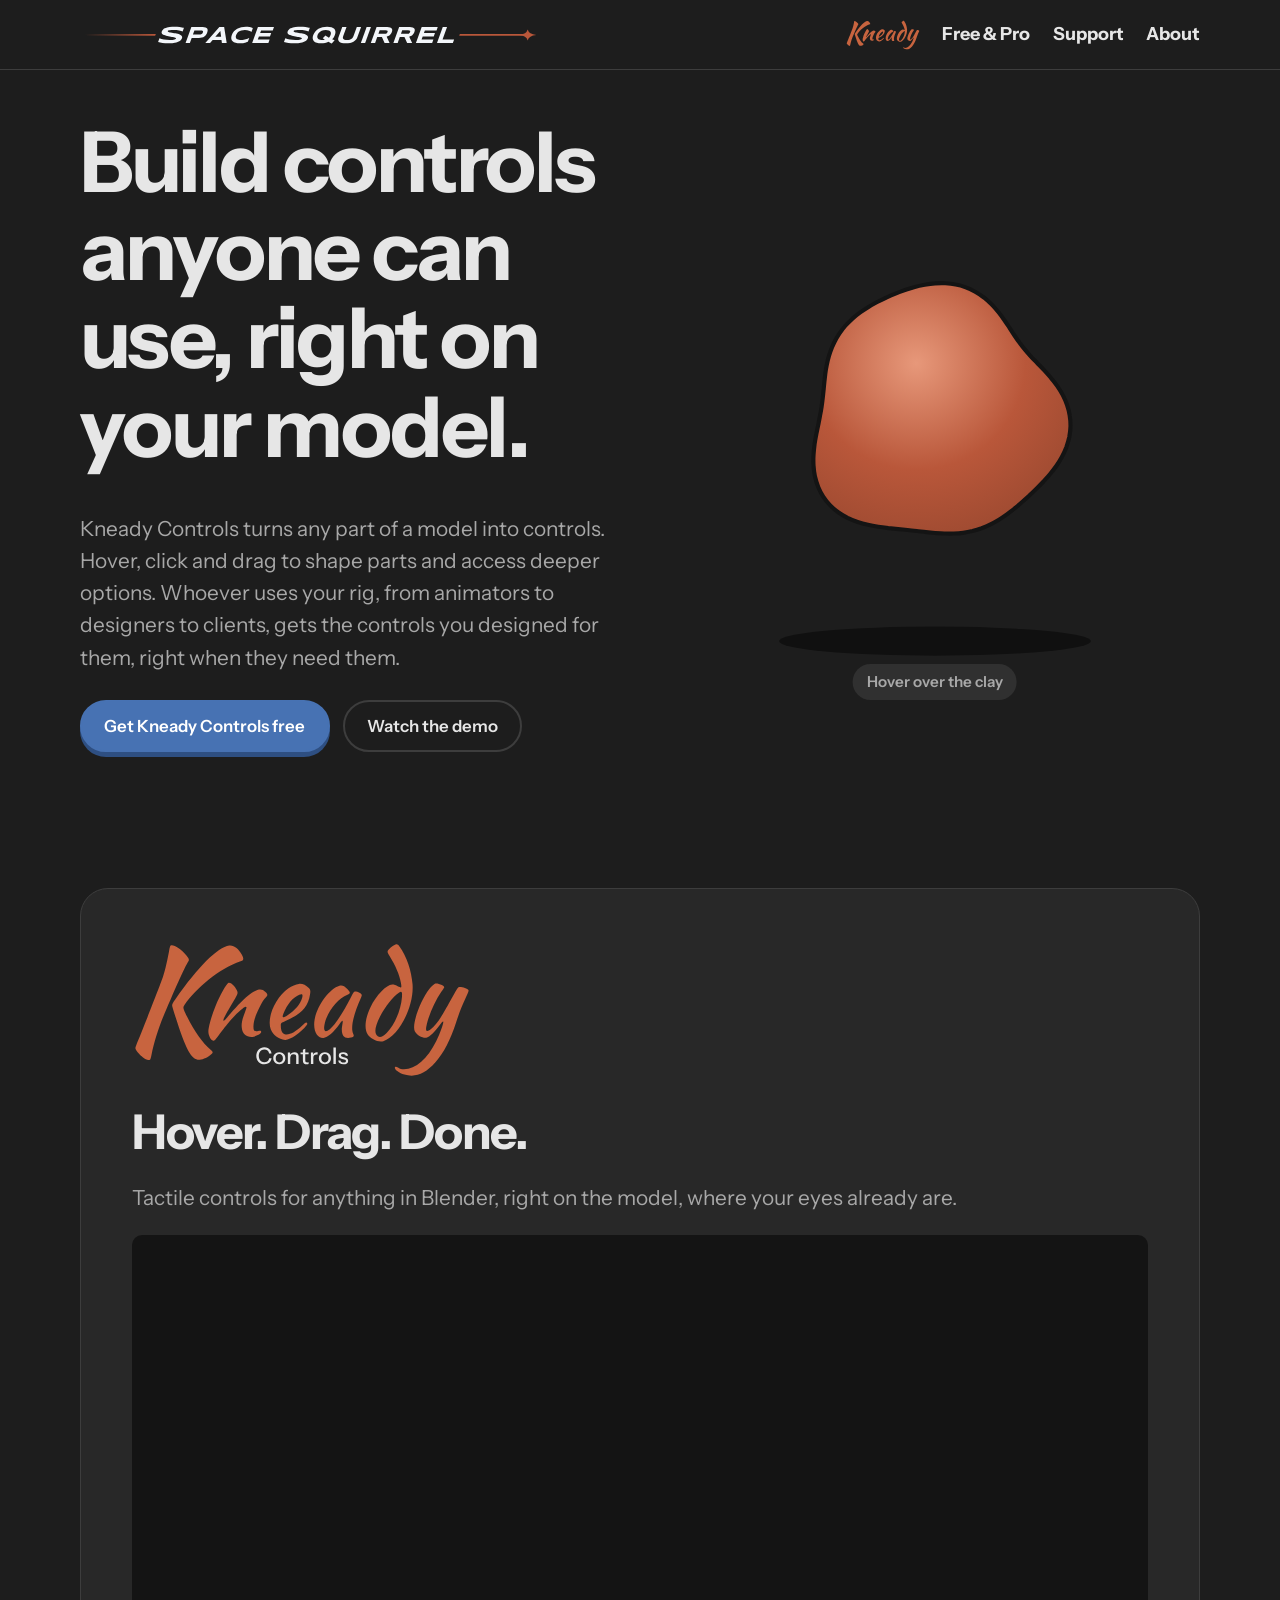
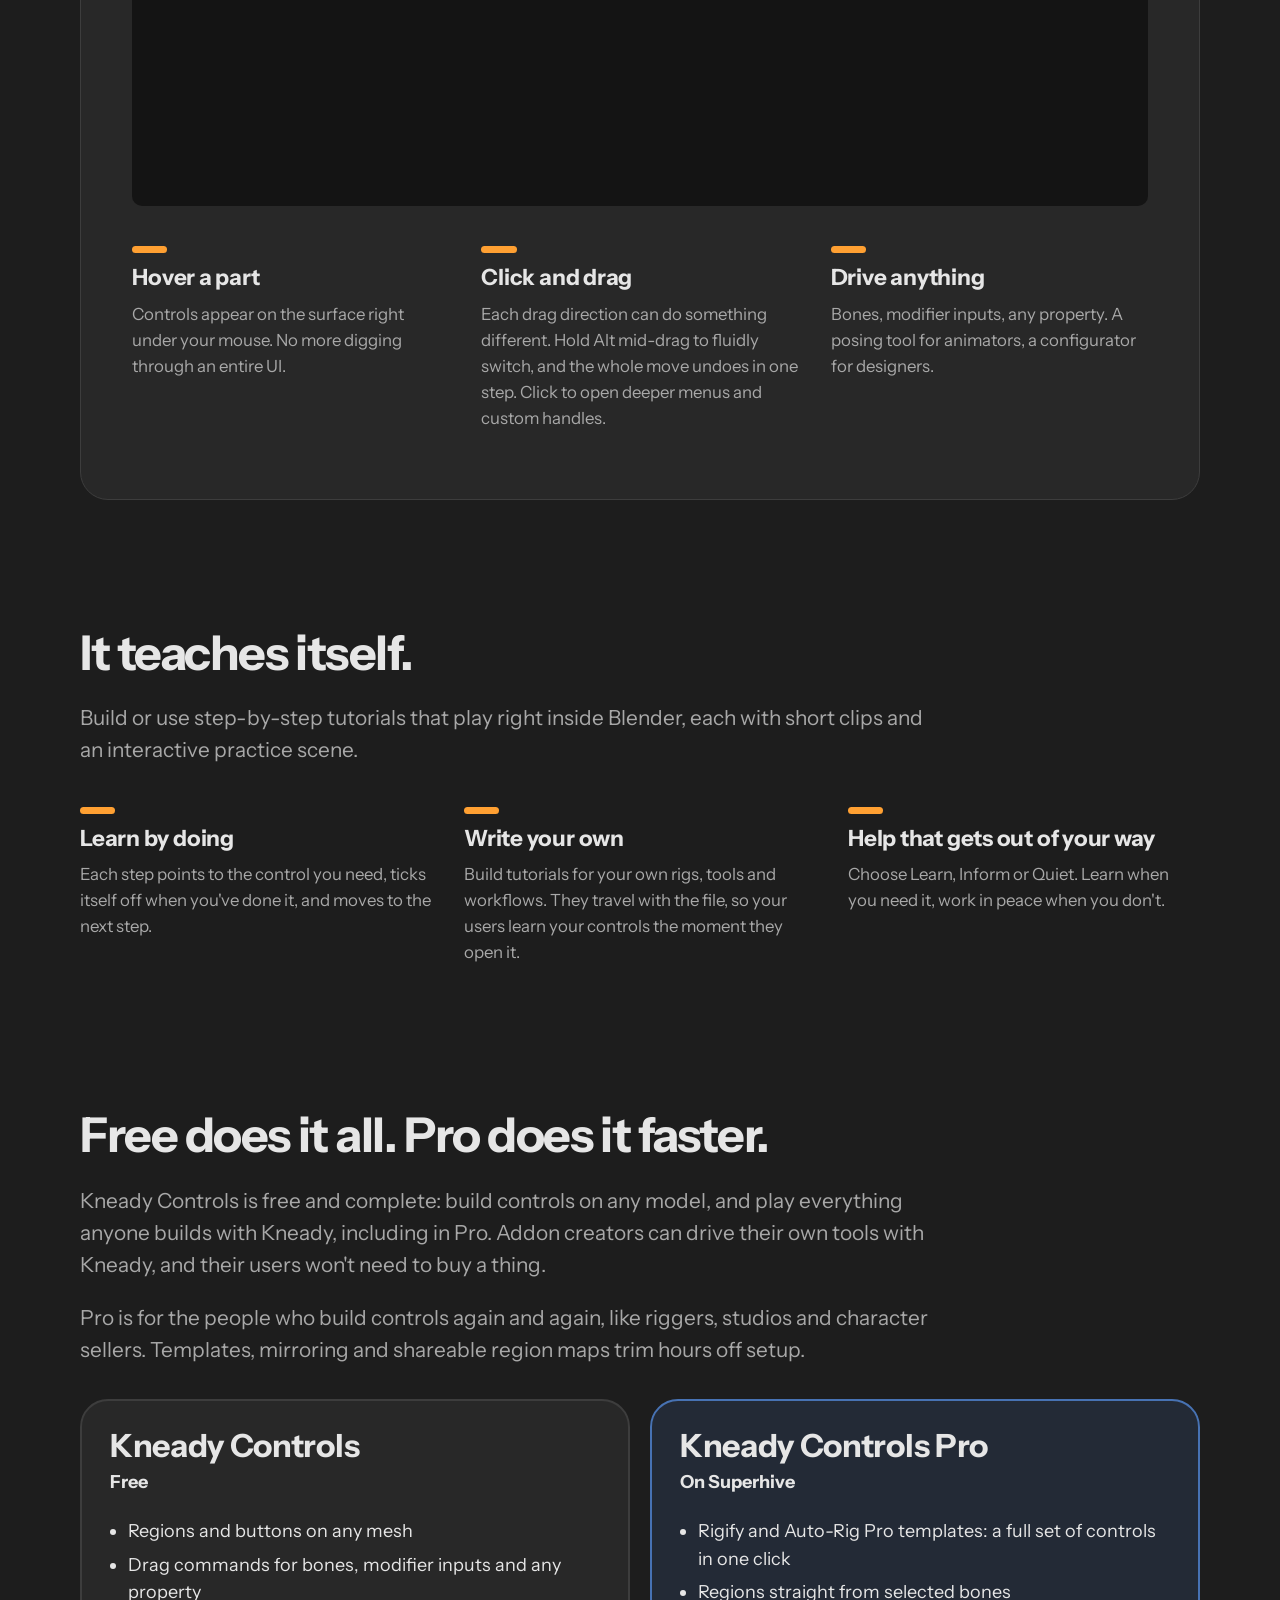
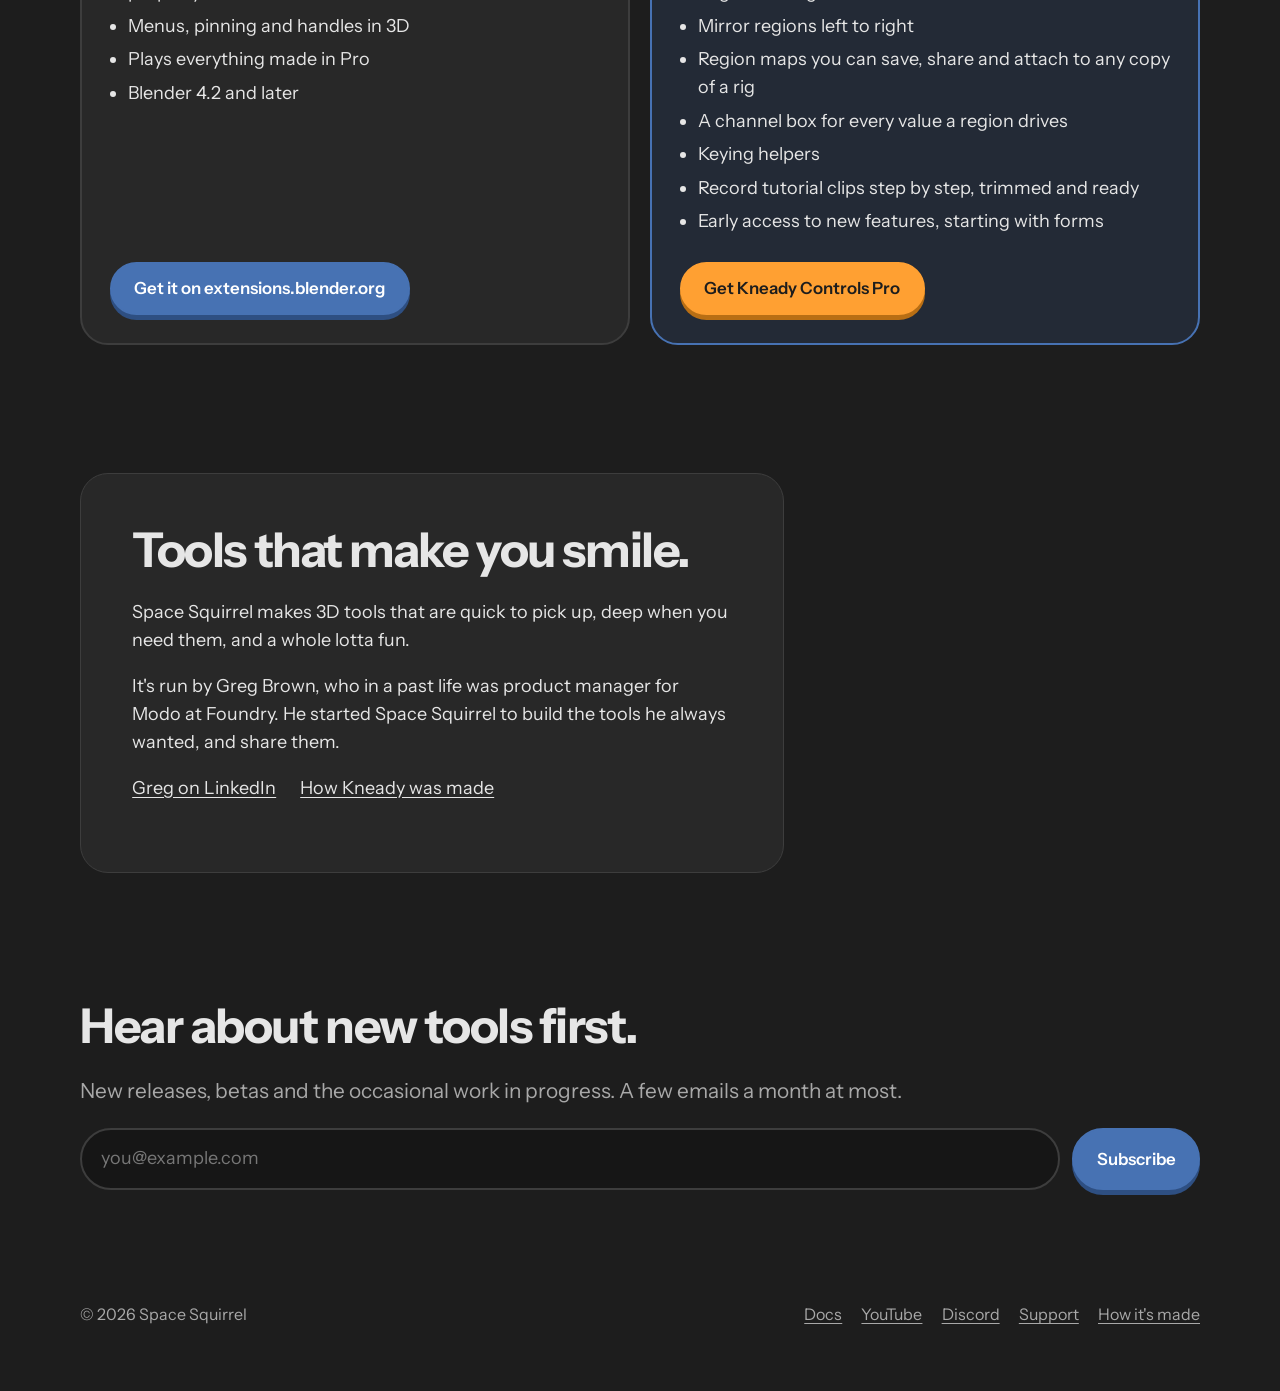
<file: index.html>
<!doctype html>
<html lang="en">
<head>
<meta charset="utf-8">
<meta name="viewport" content="width=device-width, initial-scale=1">
<title>Kneady Controls for Blender — Space Squirrel</title>
<meta name="description" content="Kneady Controls: tactile controls for anything in Blender. Hover any part of your model and drag to shape it. Free, with Kneady Controls Pro for riggers and studios.">
<link rel="icon" href="favicon.svg" type="image/svg+xml">
<meta property="og:title" content="Kneady Controls — build controls anyone can use, right on your model">
<meta property="og:description" content="Hover any part of your model and drag to shape it. Free on extensions.blender.org.">
<meta property="og:url" content="https://spacesquirrel.studio/">
<link rel="preconnect" href="https://fonts.googleapis.com">
<link rel="preconnect" href="https://fonts.gstatic.com" crossorigin>
<link href="https://fonts.googleapis.com/css2?family=Instrument+Sans:wght@400;500;600;700&display=swap" rel="stylesheet">
<link rel="stylesheet" href="style.css?v=943600">
</head>
<body>
<div class="wrap">
  <header class="site-head">
    <a class="wordmark" href="/"><img src="brand/spacesquirrel_wordmark_white_terra.svg" alt="Space Squirrel" height="30"></a>
    <nav class="site-nav" aria-label="Main">
      <a class="product-link" href="#kneady"><img src="brand/kneady_wordmark.svg" alt="Kneady Controls" height="30"></a>
      <a href="#pricing">Free &amp; Pro</a>
      <a href="support.html">Support</a>
      <a href="#about">About</a>
    </nav>
  </header>

  <main>
    <section class="hero" aria-labelledby="hero-title">
      <div>
        <h1 id="hero-title">Build controls anyone can use, right on your model.</h1>
        <p class="lede">Kneady Controls turns any part of a model into controls. Hover, click and drag to shape parts and access deeper options. Whoever uses your rig, from animators to designers to clients, gets the controls you designed for them, right when they need them.</p>
        <div class="actions">
          <!-- TODO: link to the Kneady page on extensions.blender.org -->
          <a class="btn btn-main" href="#pricing">Get Kneady Controls free</a>
          <a class="btn btn-quiet" href="#kneady">Watch the demo</a>
        </div>
      </div>
      <div class="clay-stage" tabindex="0" role="application" aria-label="A Kneady control to try: arrow keys squash and stretch the clay, Enter opens the shape palette, 1 to 4 pick a shape">
        <svg viewBox="0 0 500 500" aria-hidden="true">
          <defs>
            <radialGradient id="clayLight" cx="0.4" cy="0.32" r="0.85">
              <stop offset="0" stop-color="#E7987A"/>
              <stop offset="0.5" stop-color="#B9573A"/>
              <stop offset="1" stop-color="#93452D"/>
            </radialGradient>
          </defs>
          <ellipse cx="250" cy="452" rx="150" ry="14" fill="#000" opacity=".45"/>
          <path id="clay" fill="url(#clayLight)" stroke="#141414" stroke-width="4" stroke-linejoin="round" stroke-miterlimit="12"/>
          <g id="clayButton" transform="translate(250,235)" role="button" aria-label="Change shape">
            <circle r="30" fill="#E6E6E6" stroke="#141414" stroke-width="4"/>
            <path id="clayButtonIcon" fill="#B9573A"/>
          </g>
        </svg>
        <span class="clay-hint">Hover over the clay</span>
      </div>
    </section>

    <section id="kneady" aria-labelledby="kneady-title">
      <div class="band">
        <img class="product-logo" src="brand/kneady_controls_dark.svg" alt="Kneady Controls" width="1000" height="408">
        <h2 id="kneady-title">Hover. Drag. Done.</h2>
        <p class="lede">Tactile controls for anything in Blender, right on the model, where your eyes already are.</p>
        <!-- TODO: replace VIDEO_ID with the demo video's YouTube ID -->
        <iframe class="video" src="https://www.youtube-nocookie.com/embed/VIDEO_ID" title="Kneady Controls demo" loading="lazy" allow="accelerometer; encrypted-media; gyroscope; picture-in-picture" allowfullscreen></iframe>
        <div class="does">
          <div>
            <h3>Hover a part</h3>
            <p>Controls appear on the surface right under your mouse. No more digging through an entire UI.</p>
          </div>
          <div>
            <h3>Click and drag</h3>
            <p>Each drag direction can do something different. Hold Alt mid-drag to fluidly switch, and the whole move undoes in one step. Click to open deeper menus and custom handles.</p>
          </div>
          <div>
            <h3>Drive anything</h3>
            <p>Bones, modifier inputs, any property. A posing tool for animators, a configurator for designers.</p>
          </div>
        </div>
      </div>
    </section>

    <section id="tutorials" aria-labelledby="tutorials-title">
      <h2 id="tutorials-title">It teaches itself.</h2>
      <p class="lede">Build or use step-by-step tutorials that play right inside Blender, each with short clips and an interactive practice scene.</p>
      <div class="does">
        <div>
          <h3>Learn by doing</h3>
          <p>Each step points to the control you need, ticks itself off when you've done it, and moves to the next step.</p>
        </div>
        <div>
          <h3>Write your own</h3>
          <p>Build tutorials for your own rigs, tools and workflows. They travel with the file, so your users learn your controls the moment they open it.</p>
        </div>
        <div>
          <h3>Help that gets out of your way</h3>
          <p>Choose Learn, Inform or Quiet. Learn when you need it, work in peace when you don't.</p>
        </div>
      </div>
    </section>

    <section id="pricing" aria-labelledby="pricing-title">
      <h2 id="pricing-title">Free does it all. Pro does it faster.</h2>
      <p class="lede">Kneady Controls is free and complete: build controls on any model, and play everything anyone builds with Kneady, including in Pro. Addon creators can drive their own tools with Kneady, and their users won't need to buy a thing.</p>
      <p class="lede">Pro is for the people who build controls again and again, like riggers, studios and character sellers. Templates, mirroring and shareable region maps trim hours off setup.</p>
      <div class="tiers">
        <div class="tier">
          <h3>Kneady Controls</h3>
          <p class="price">Free</p>
          <ul>
            <li>Regions and buttons on any mesh</li>
            <li>Drag commands for bones, modifier inputs and any property</li>
            <li>Menus, pinning and handles in 3D</li>
            <li>Plays everything made in Pro</li>
            <li>Blender 4.2 and later</li>
          </ul>
          <!-- TODO: link to the Kneady page on extensions.blender.org -->
          <a class="btn btn-main" href="#">Get it on extensions.blender.org</a>
        </div>
        <div class="tier tier-pro">
          <h3>Kneady Controls Pro</h3>
          <p class="price">On Superhive</p>
          <ul>
            <li>Rigify and Auto-Rig Pro templates: a full set of controls in one click</li>
            <li>Regions straight from selected bones</li>
            <li>Mirror regions left to right</li>
            <li>Region maps you can save, share and attach to any copy of a rig</li>
            <li>A channel box for every value a region drives</li>
            <li>Keying helpers</li>
            <li>Record tutorial clips step by step, trimmed and ready</li>
            <li>Early access to new features, starting with forms</li>
          </ul>
          <!-- TODO: link to the Kneady Pro listing on Superhive -->
          <a class="btn btn-main" href="#">Get Kneady Controls Pro</a>
        </div>
      </div>
    </section>

    <section id="about" aria-labelledby="about-title">
      <div class="band about">
        <div>
          <h2 id="about-title">Tools that make you smile.</h2>
          <p>Space Squirrel makes 3D tools that are quick to pick up, deep when you need them, and a whole lotta fun.</p>
          <p>It's run by Greg Brown, who in a past life was product manager for Modo at Foundry. He started Space Squirrel to build the tools he always wanted, and share them.</p>
          <p class="about-links"><a href="https://www.linkedin.com/in/greg-brown-techevangelist">Greg on LinkedIn</a><a href="/made.html">How Kneady was made</a><!-- TODO: LinkedIn company page link --></p>
        </div>
      </div>
    </section>

    <section class="signup" aria-labelledby="signup-title">
      <h2 id="signup-title">Hear about new tools first.</h2>
      <p class="lede">New releases, betas and the occasional work in progress. A few emails a month at most.</p>
      <!-- TODO: point action at the mailing-list service (e.g. Buttondown's embed-subscribe URL) -->
      <form action="#" method="post">
        <label for="email">Email address</label>
        <input id="email" type="email" name="email" placeholder="you@example.com" required autocomplete="email">
        <button class="btn btn-main" type="submit">Subscribe</button>
      </form>
    </section>
  </main>

  <footer class="site-foot">
    <span>© 2026 Space Squirrel</span>
    <nav aria-label="Elsewhere">
      <!-- TODO: YouTube channel URL -->
      <a href="/docs/">Docs</a>
      <a href="#">YouTube</a>
      <a href="https://discord.gg/cDD3acK6bM">Discord</a>
      <a href="support.html">Support</a>
      <a href="/made.html">How it's made</a>
    </nav>
  </footer>
</div>
<script src="clay.js?v=943600"></script>
</body>
</html>
</file>
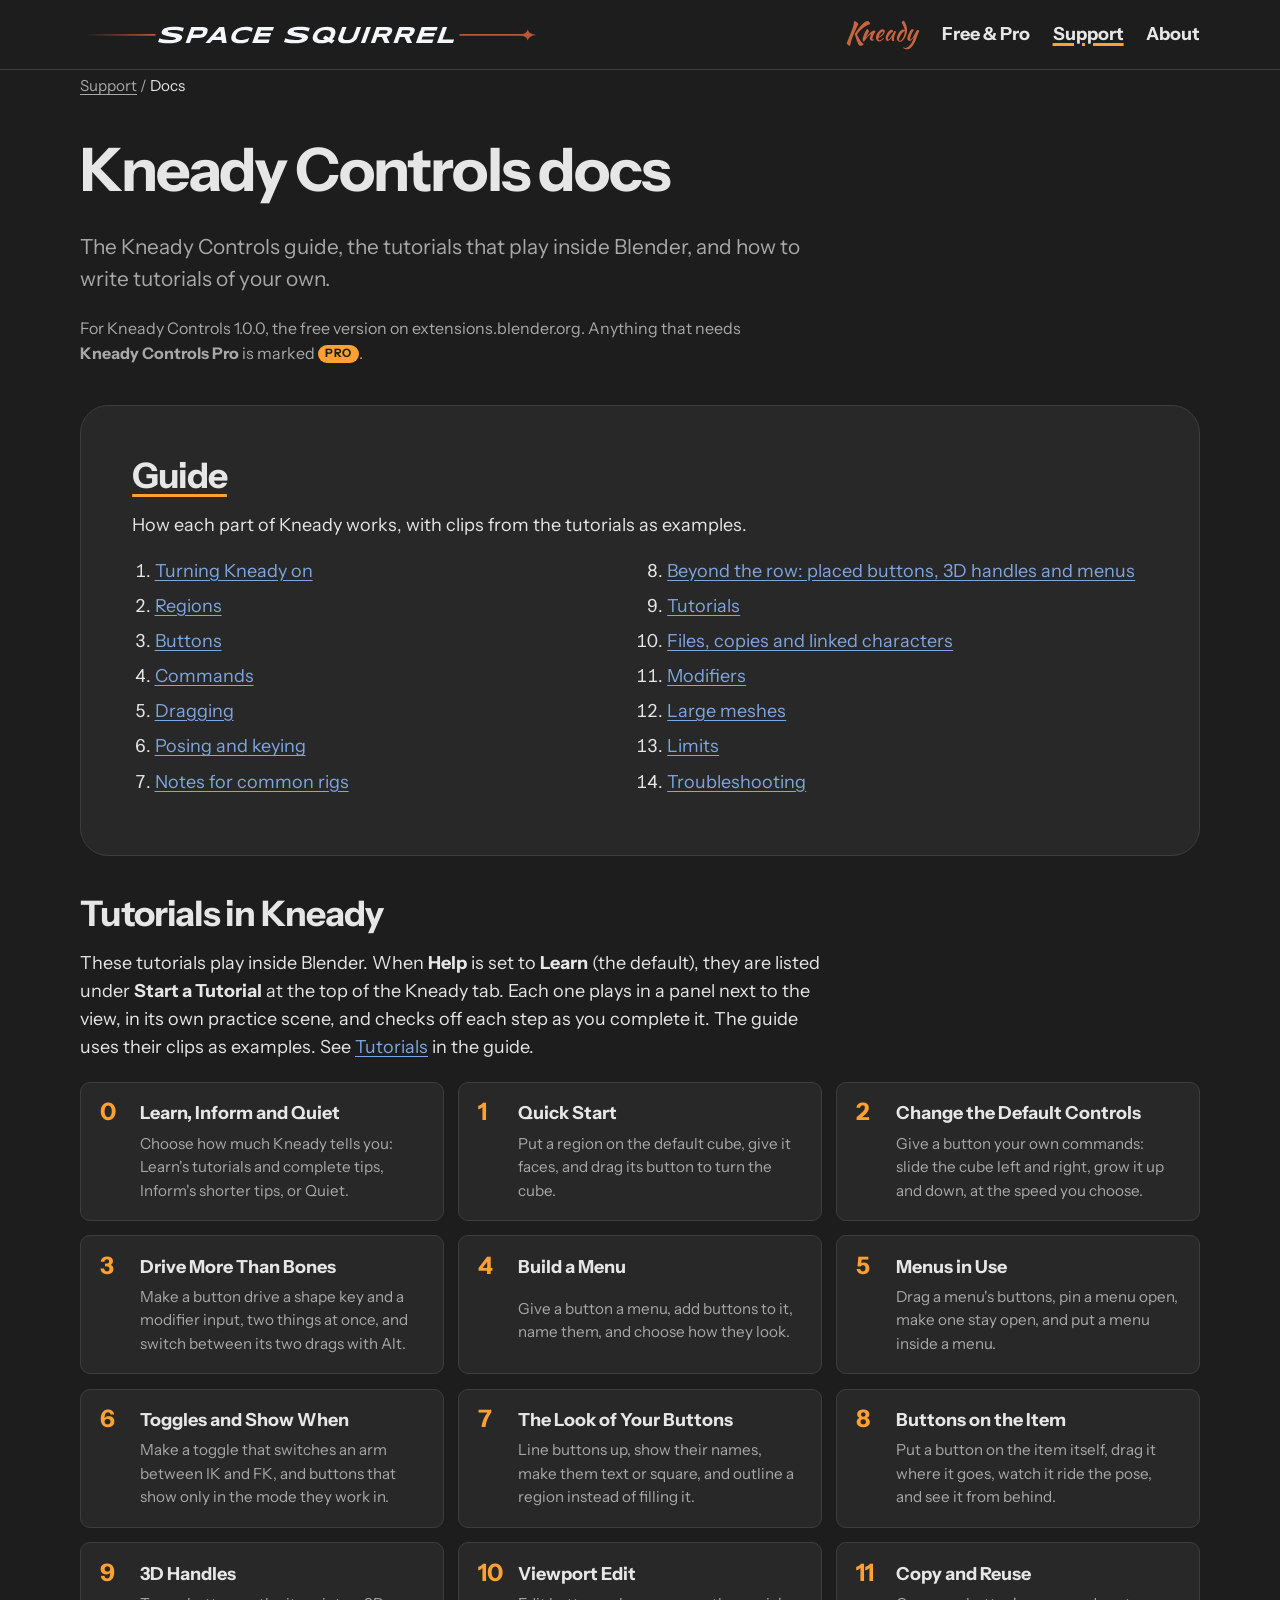
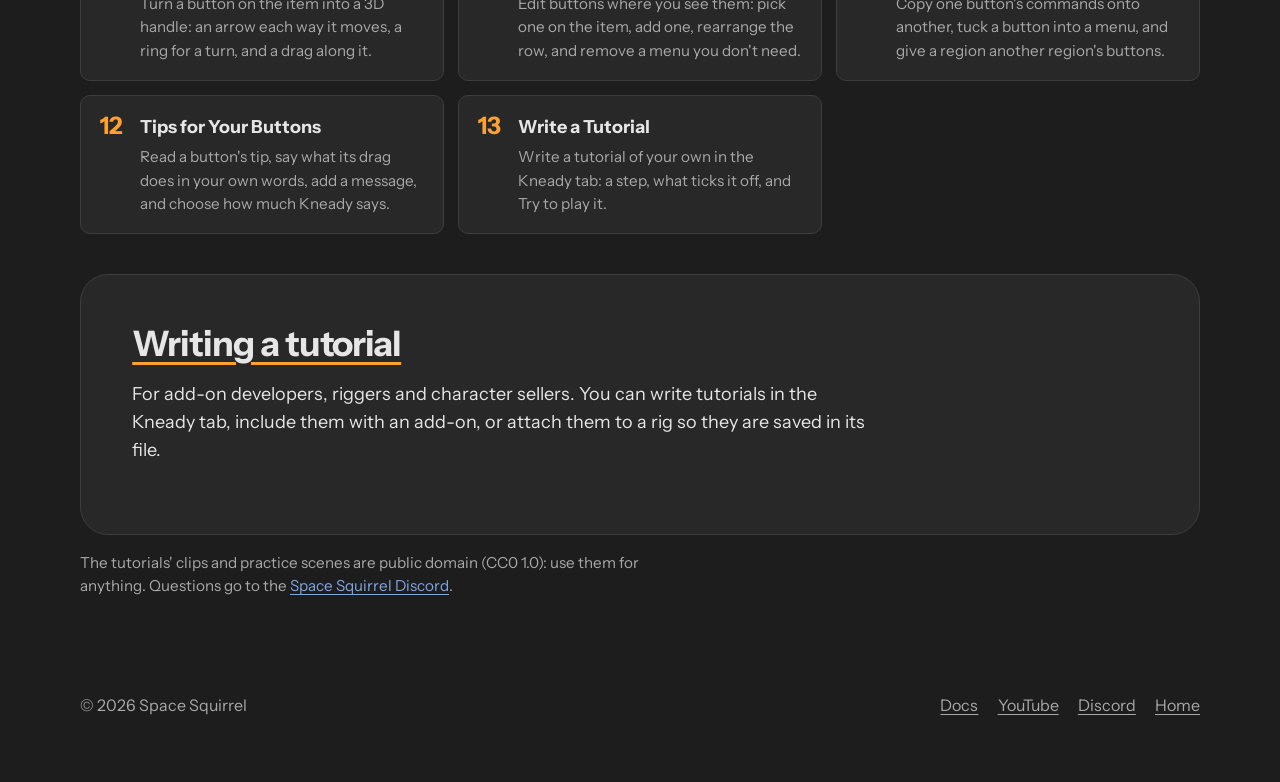
<file: docs/index.html>
<!doctype html>
<html lang="en">
<head>
<meta charset="utf-8">
<meta name="viewport" content="width=device-width, initial-scale=1">
<title>Docs — Kneady Controls docs</title>
<meta name="description" content="Kneady Controls guide and tutorials.">
<link rel="icon" href="/favicon.svg" type="image/svg+xml">
<link href="https://fonts.googleapis.com" rel="preconnect"/>
<link crossorigin="" href="https://fonts.gstatic.com" rel="preconnect"/>
<link href="https://fonts.googleapis.com/css2?family=Instrument+Sans:wght@400;500;600;700&amp;display=swap" rel="stylesheet"/>
<link rel="stylesheet" href="/style.css?v=943502">
<script src="/docs/docs.js?v=943502" defer></script>
</head>
<body class="docs">
<!-- Made by tools/build_docs.py from the Kneady repository. Edit the source and build again. -->
<a class="skip" href="#main">Skip to content</a>
<div class="wrap">
  <header class="site-head">
<a class="wordmark" href="/"><img alt="Space Squirrel" height="30" src="/brand/spacesquirrel_wordmark_white_terra.svg"/></a>
<nav aria-label="Main" class="site-nav">
<a class="product-link" href="/#kneady"><img alt="Kneady Controls" height="30" src="/brand/kneady_wordmark.svg"/></a>
<a href="/#pricing">Free &amp; Pro</a>
<a aria-current="true" href="/support.html">Support</a>
<a href="/#about">About</a>
</nav>
</header>

  <nav class="crumbs" aria-label="Breadcrumb"><a href="/support.html">Support</a> <span aria-hidden="true">/</span> <span aria-current="page">Docs</span></nav>
  <main id="main">
<header class="doc-head">
<h1>Kneady Controls docs</h1>
<p class="lede">The Kneady Controls guide, the tutorials that play inside Blender, and how to write tutorials of your own.</p>
<p class="edition">For Kneady Controls 1.0.0, the free version on extensions.blender.org. Anything that needs <strong>Kneady Controls Pro</strong> is marked <span class="badge-pro">Pro</span>.</p>
</header>
<div class="doc-index">
  <div class="band">
    <h2 id="guide"><a href="/docs/guide/">Guide</a></h2>
    <p>How each part of Kneady works, with clips from the tutorials as examples.</p>
    <ol class="guide-list"><li><a href="/docs/guide/#turning-kneady-on">Turning Kneady on</a></li><li><a href="/docs/guide/#regions">Regions</a></li><li><a href="/docs/guide/#buttons">Buttons</a></li><li><a href="/docs/guide/#commands">Commands</a></li><li><a href="/docs/guide/#dragging">Dragging</a></li><li><a href="/docs/guide/#posing-and-keying">Posing and keying</a></li><li><a href="/docs/guide/#notes-for-common-rigs">Notes for common rigs</a></li><li><a href="/docs/guide/#beyond-the-row-placed-buttons-3d-handles-and-menus">Beyond the row: placed buttons, 3D handles and menus</a></li><li><a href="/docs/guide/#tutorials">Tutorials</a></li><li><a href="/docs/guide/#files-copies-and-linked-characters">Files, copies and linked characters</a></li><li><a href="/docs/guide/#modifiers">Modifiers</a></li><li><a href="/docs/guide/#large-meshes">Large meshes</a></li><li><a href="/docs/guide/#limits">Limits</a></li><li><a href="/docs/guide/#troubleshooting">Troubleshooting</a></li></ol>
  </div>
  <div>
    <h2 id="tutorials">Tutorials in Kneady</h2>
    <p>These tutorials play inside Blender. When <strong>Help</strong> is set to <strong>Learn</strong> (the default), they are listed under <strong>Start a Tutorial</strong> at the top of the Kneady tab. Each one plays in a panel next to the view, in its own practice scene, and checks off each step as you complete it. The guide uses their clips as examples. See <a href="/docs/guide/#tutorials">Tutorials</a> in the guide.</p>
    <ol class="tut-list"><li><span class="num">0</span><span class="t-title">Learn, Inform and Quiet</span><span class="t-sum">Choose how much Kneady tells you: Learn&#x27;s tutorials and complete tips, Inform&#x27;s shorter tips, or Quiet.</span></li><li><span class="num">1</span><span class="t-title">Quick Start</span><span class="t-sum">Put a region on the default cube, give it faces, and drag its button to turn the cube.</span></li><li><span class="num">2</span><span class="t-title">Change the Default Controls</span><span class="t-sum">Give a button your own commands: slide the cube left and right, grow it up and down, at the speed you choose.</span></li><li><span class="num">3</span><span class="t-title">Drive More Than Bones</span><span class="t-sum">Make a button drive a shape key and a modifier input, two things at once, and switch between its two drags with Alt.</span></li><li><span class="num">4</span><span class="t-title">Build a Menu</span><span class="t-sum">Give a button a menu, add buttons to it, name them, and choose how they look.</span></li><li><span class="num">5</span><span class="t-title">Menus in Use</span><span class="t-sum">Drag a menu&#x27;s buttons, pin a menu open, make one stay open, and put a menu inside a menu.</span></li><li><span class="num">6</span><span class="t-title">Toggles and Show When</span><span class="t-sum">Make a toggle that switches an arm between IK and FK, and buttons that show only in the mode they work in.</span></li><li><span class="num">7</span><span class="t-title">The Look of Your Buttons</span><span class="t-sum">Line buttons up, show their names, make them text or square, and outline a region instead of filling it.</span></li><li><span class="num">8</span><span class="t-title">Buttons on the Item</span><span class="t-sum">Put a button on the item itself, drag it where it goes, watch it ride the pose, and see it from behind.</span></li><li><span class="num">9</span><span class="t-title">3D Handles</span><span class="t-sum">Turn a button on the item into a 3D handle: an arrow each way it moves, a ring for a turn, and a drag along it.</span></li><li><span class="num">10</span><span class="t-title">Viewport Edit</span><span class="t-sum">Edit buttons where you see them: pick one on the item, add one, rearrange the row, and remove a menu you don&#x27;t need.</span></li><li><span class="num">11</span><span class="t-title">Copy and Reuse</span><span class="t-sum">Copy one button&#x27;s commands onto another, tuck a button into a menu, and give a region another region&#x27;s buttons.</span></li><li><span class="num">12</span><span class="t-title">Tips for Your Buttons</span><span class="t-sum">Read a button&#x27;s tip, say what its drag does in your own words, add a message, and choose how much Kneady says.</span></li><li><span class="num">13</span><span class="t-title">Write a Tutorial</span><span class="t-sum">Write a tutorial of your own in the Kneady tab: a step, what ticks it off, and Try to play it.</span></li></ol>
  </div>
  <div class="band">
    <h2 id="writing"><a href="/docs/writing-a-tutorial/">Writing a tutorial</a></h2>
    <p>For add-on developers, riggers and character sellers. You can write tutorials in the Kneady tab, include them with an add-on, or attach them to a rig so they are saved in its file.</p>
  </div>
</div>
<p class="fineprint">The tutorials' clips and practice scenes are public domain (CC0 1.0): use them for anything. Questions go to the <a href="https://discord.gg/cDD3acK6bM">Space Squirrel Discord</a>.</p>
  </main>

  <footer class="site-foot">
<span>© 2026 Space Squirrel</span>
<nav aria-label="Elsewhere">
<a href="/docs/">Docs</a>
<a href="#">YouTube</a>
<a href="https://discord.gg/cDD3acK6bM">Discord</a>
<a href="/">Home</a>
</nav>
</footer>
</div>
</body>
</html>
</file>
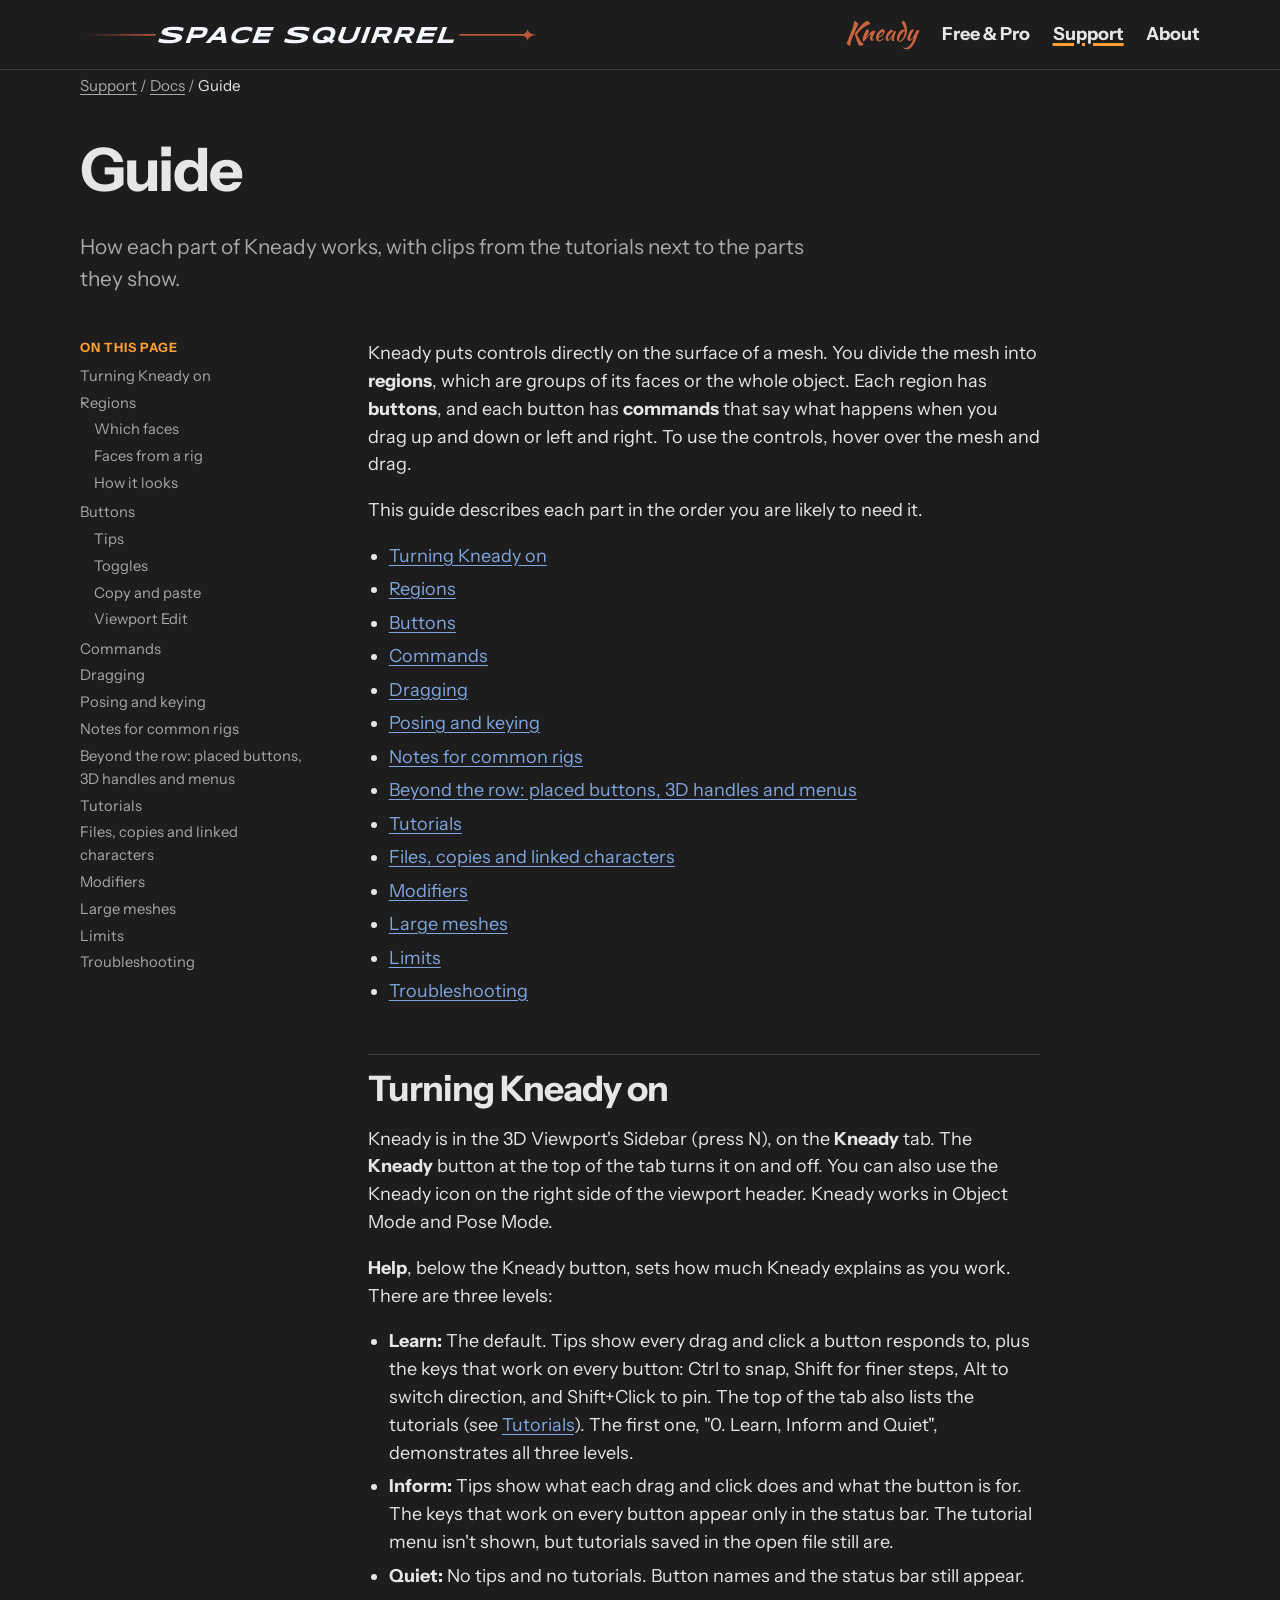
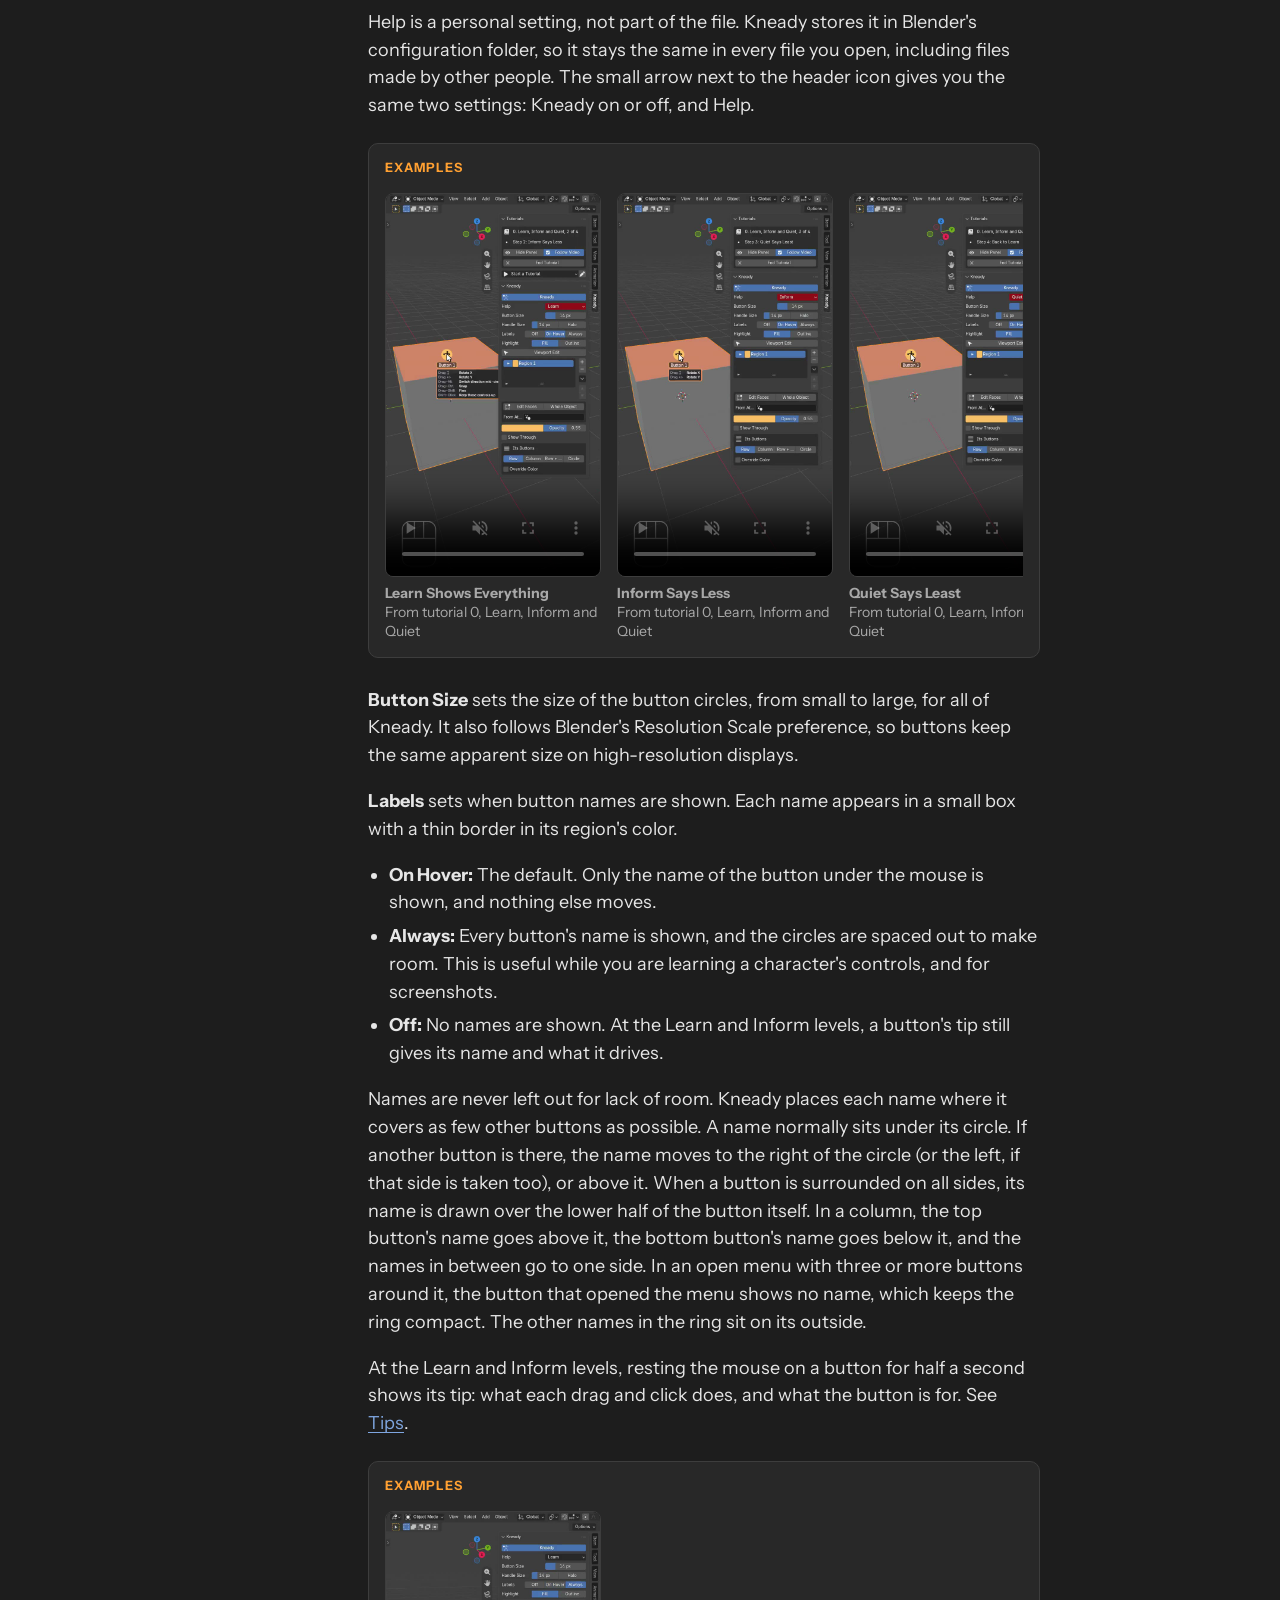
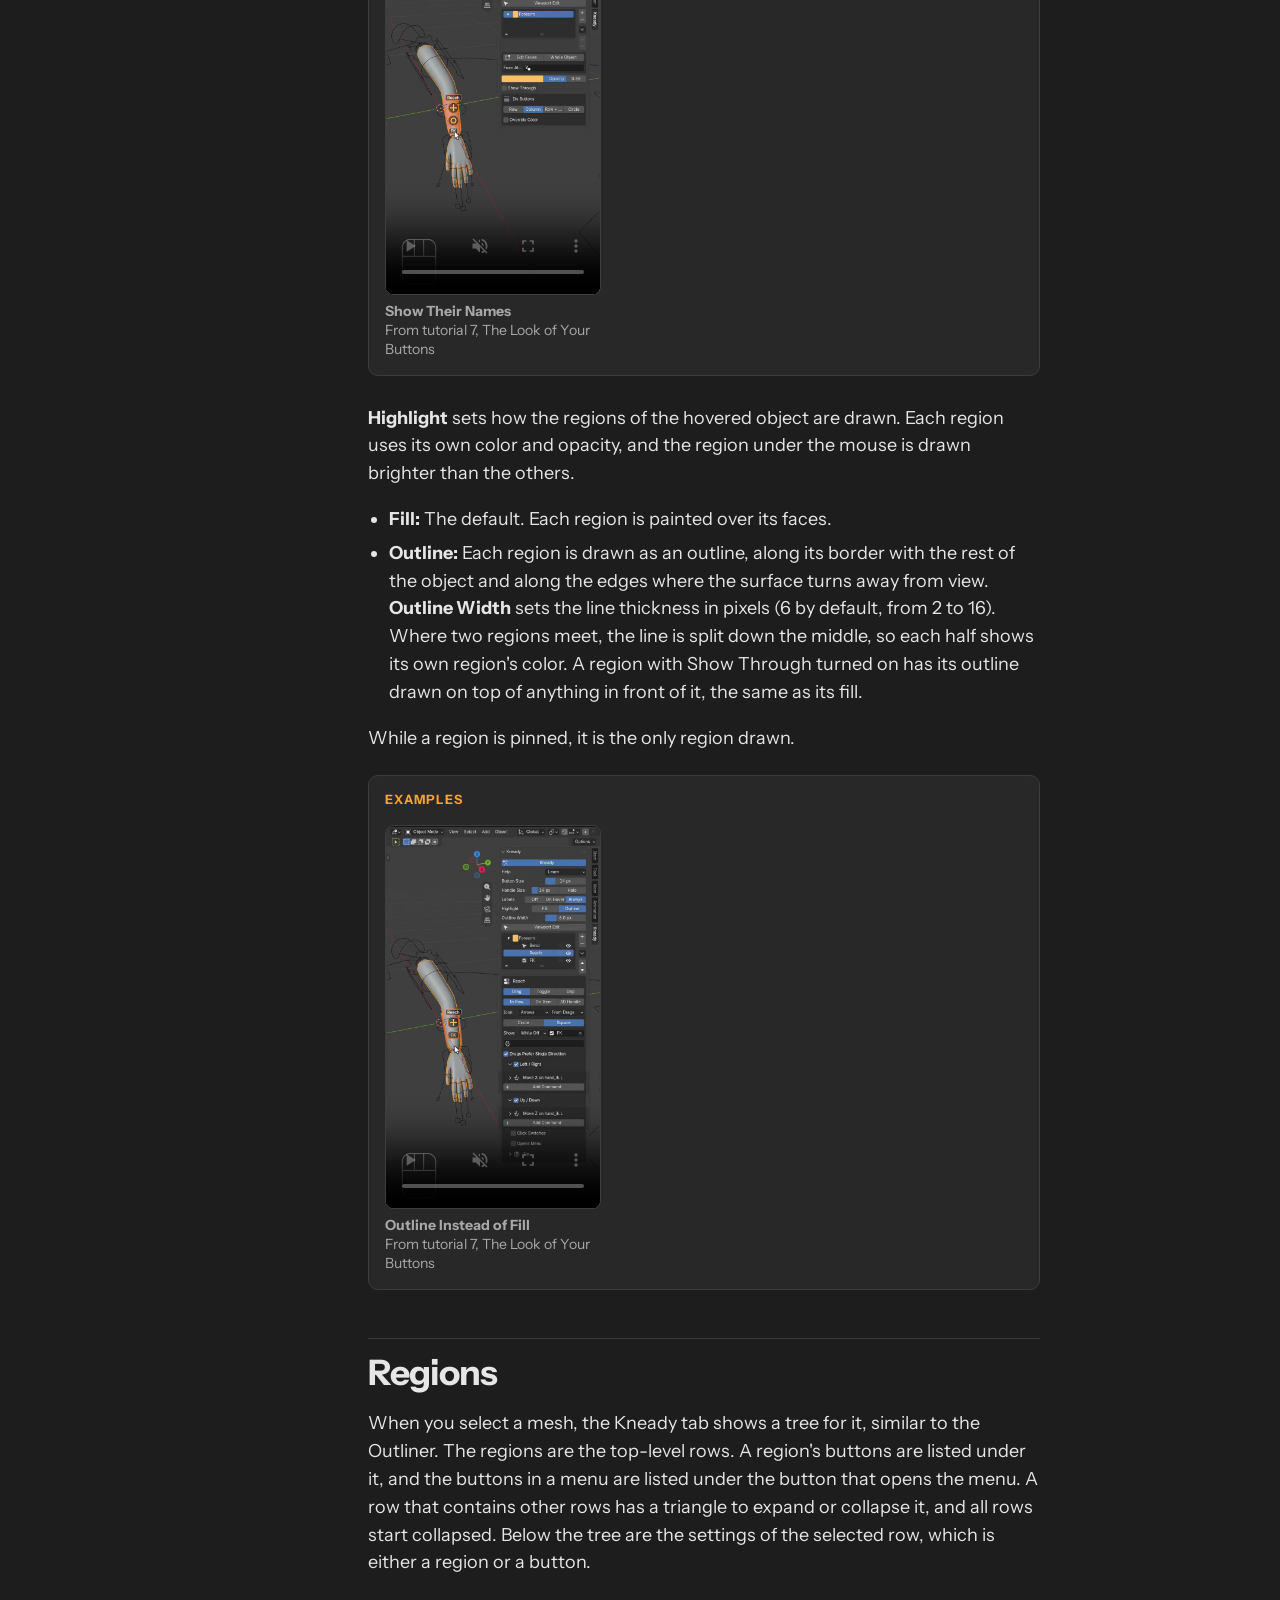
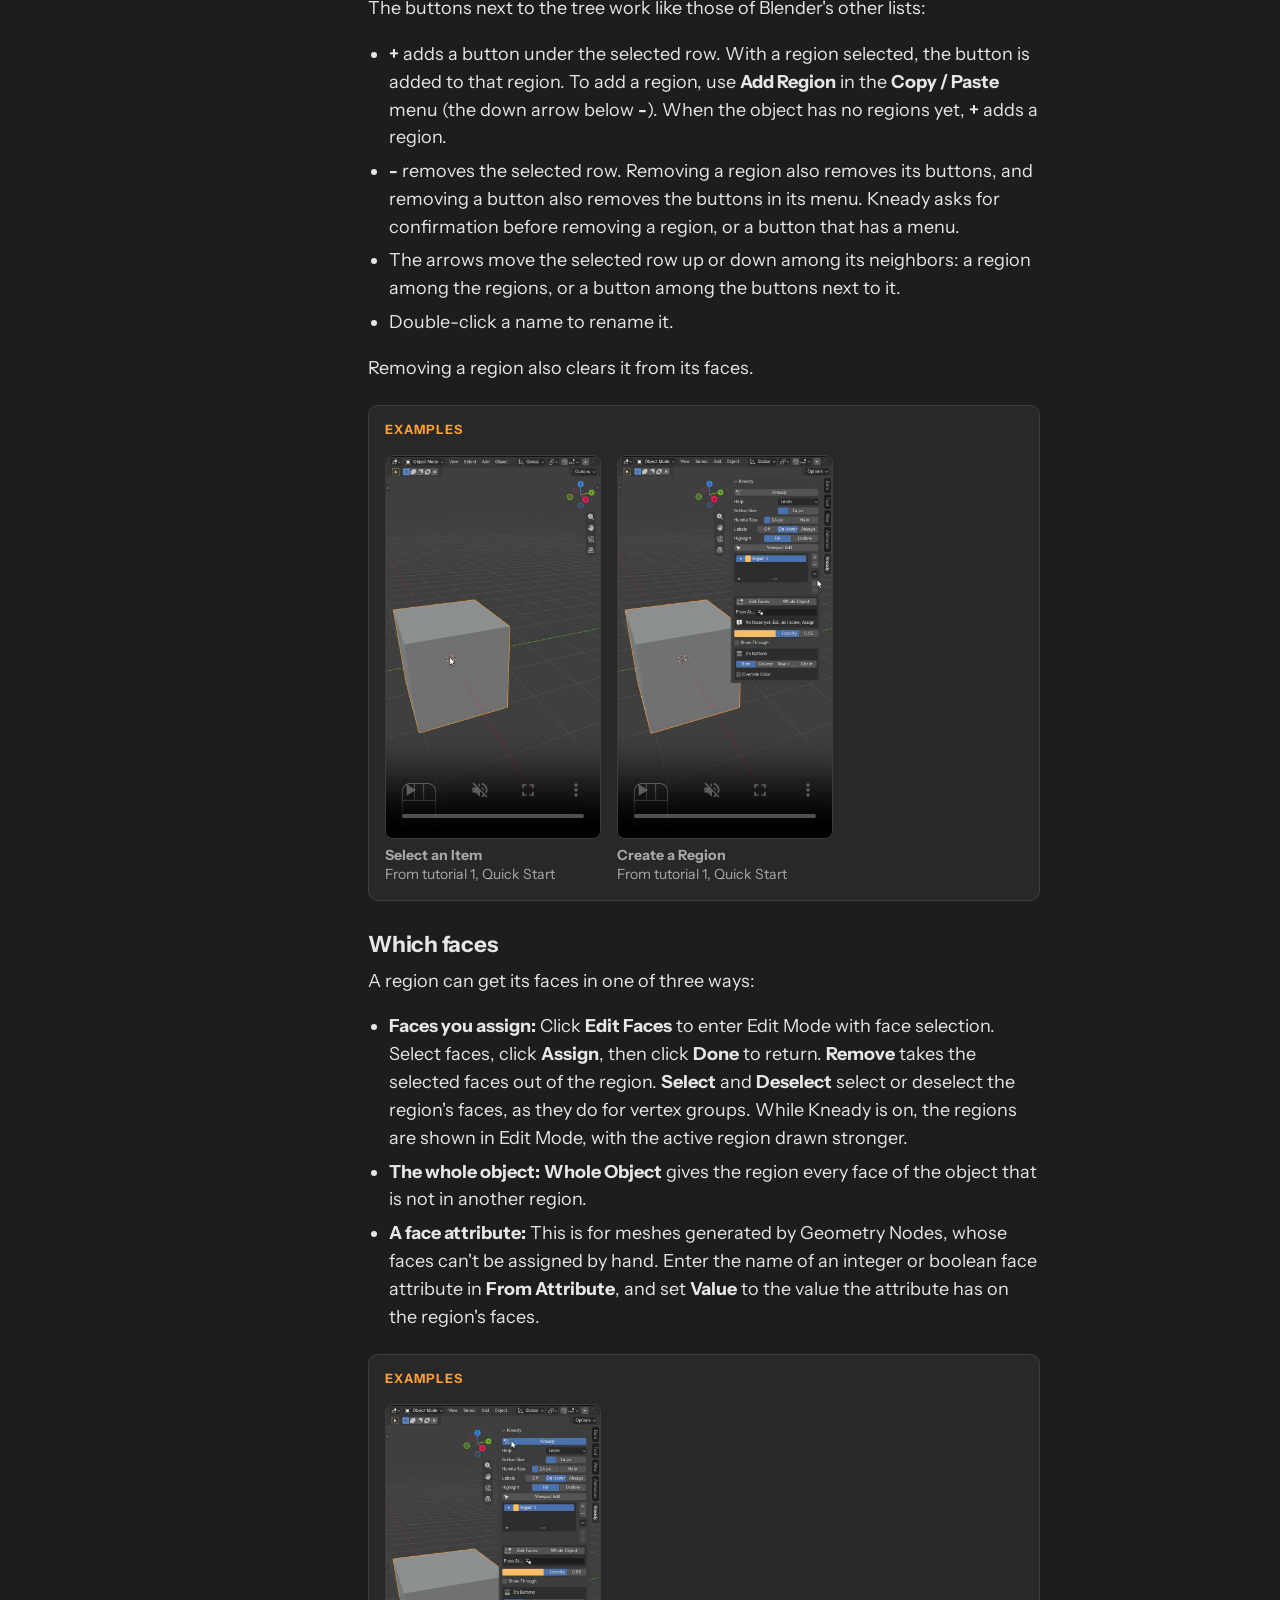
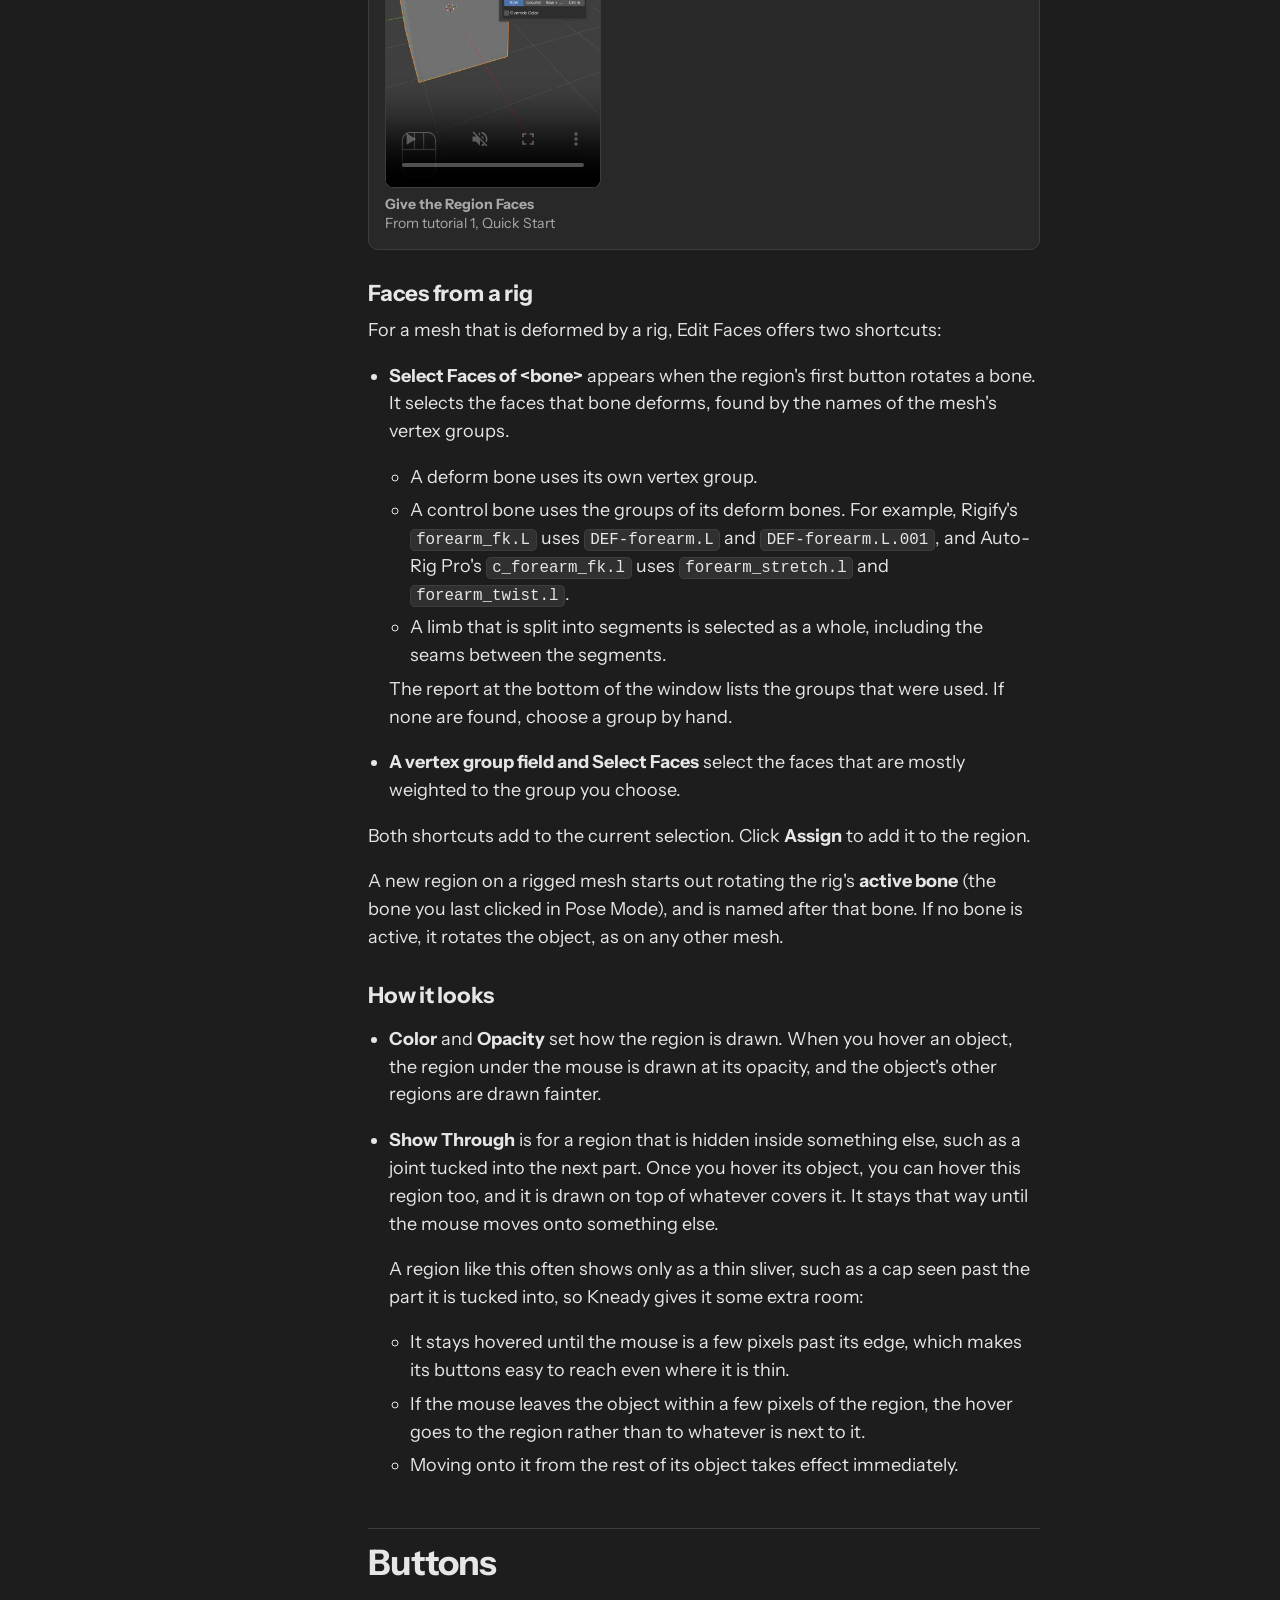
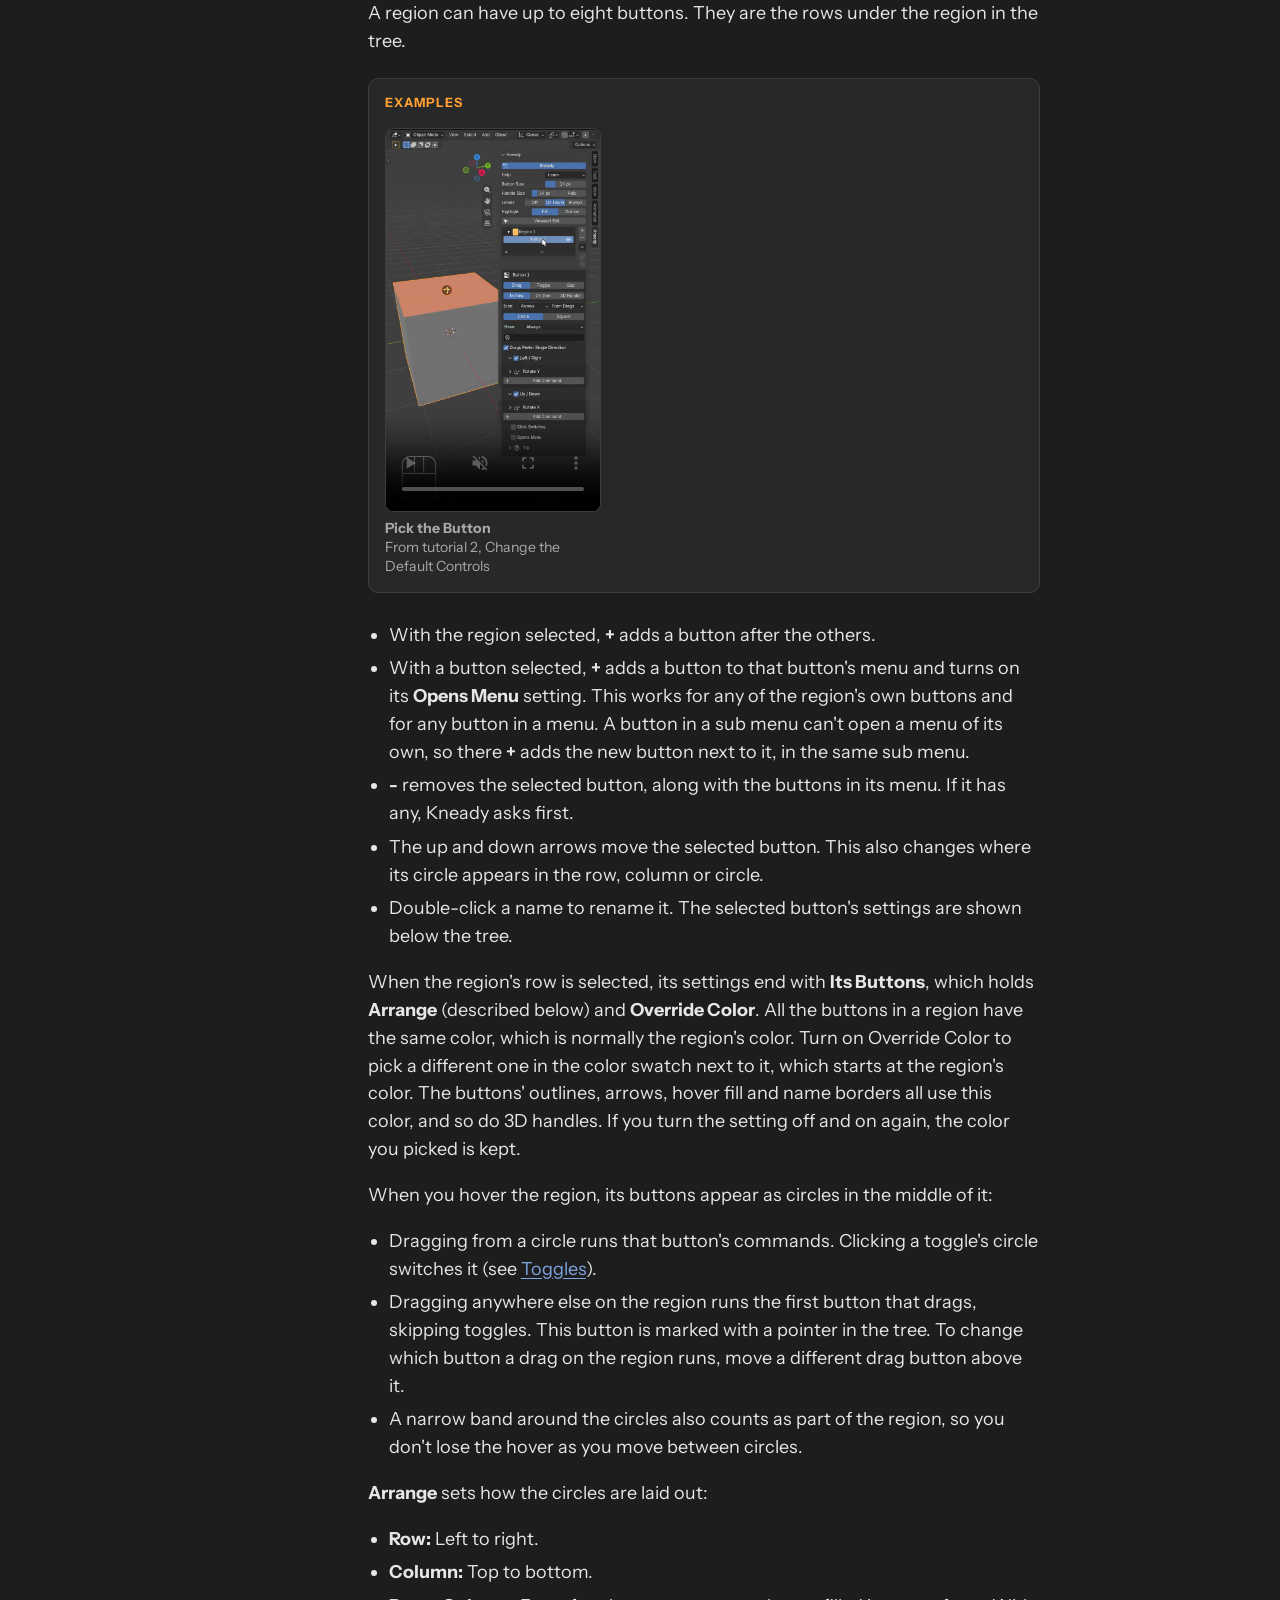
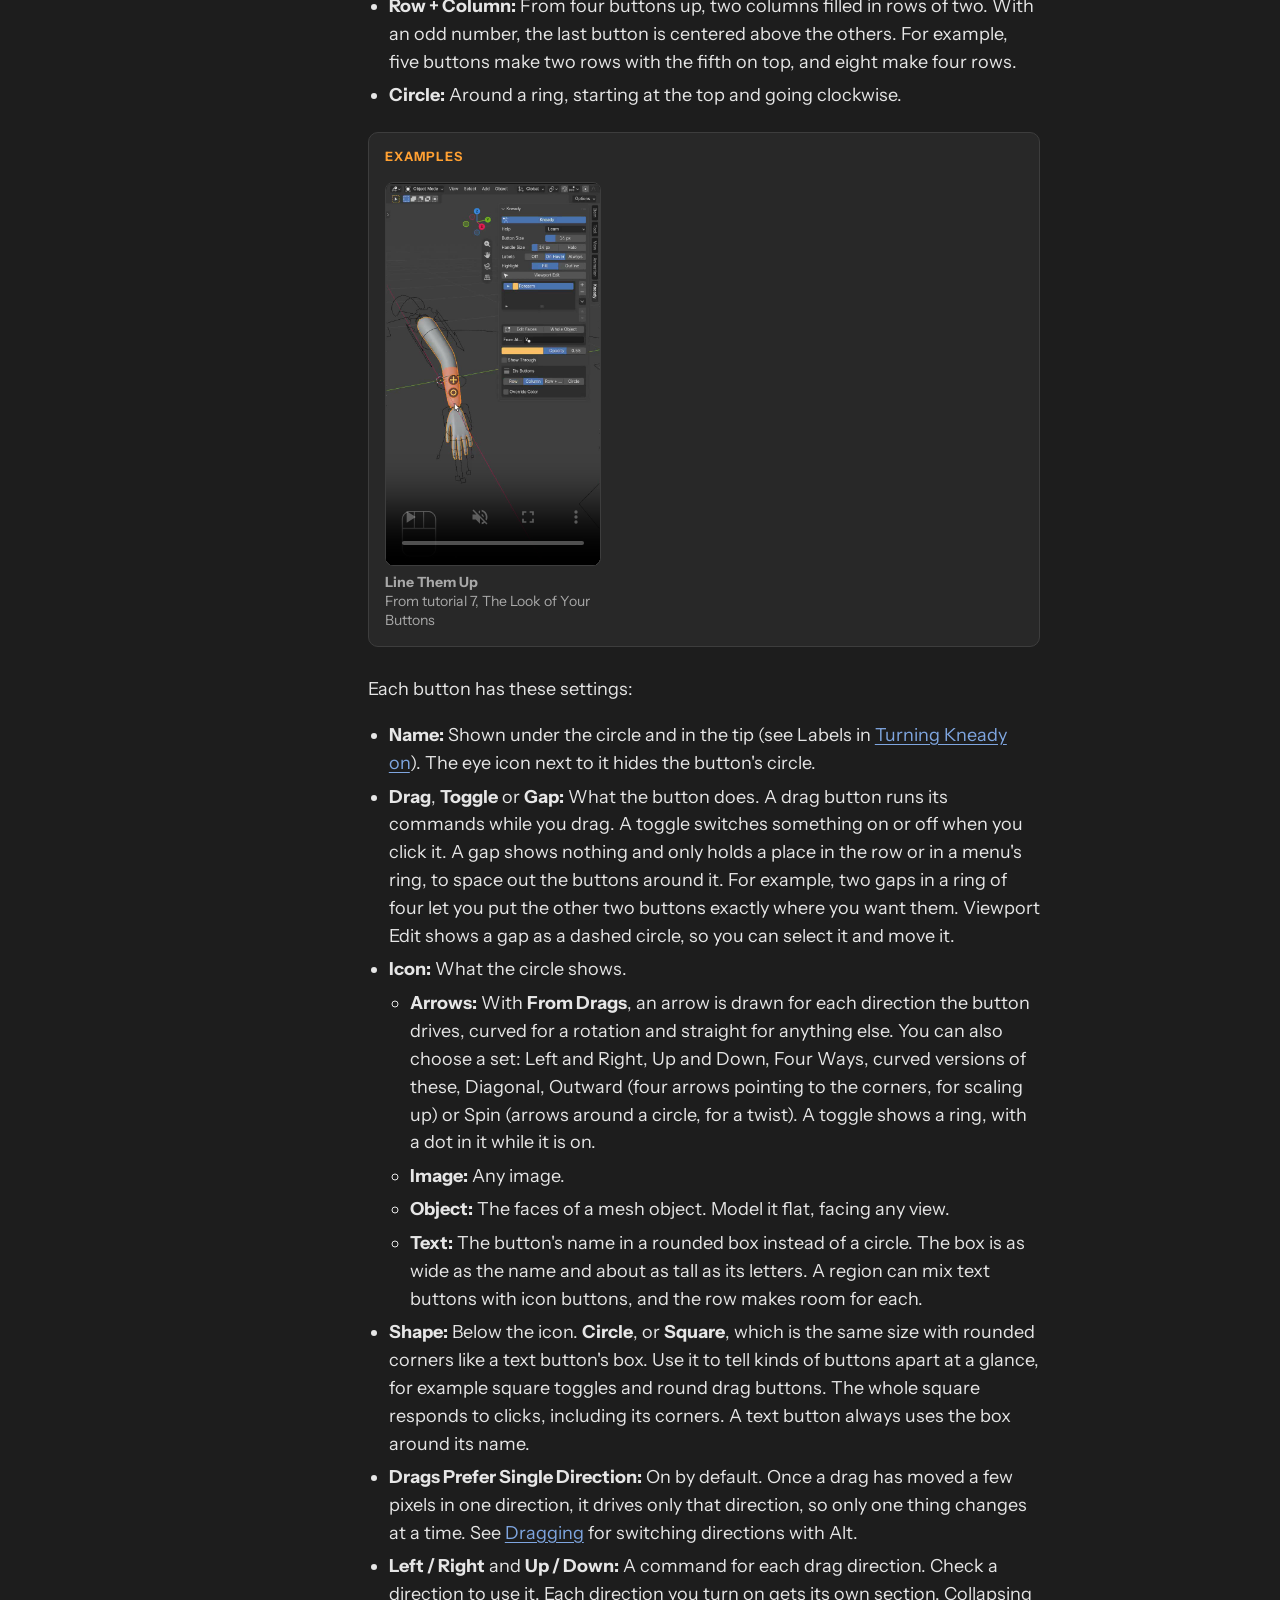
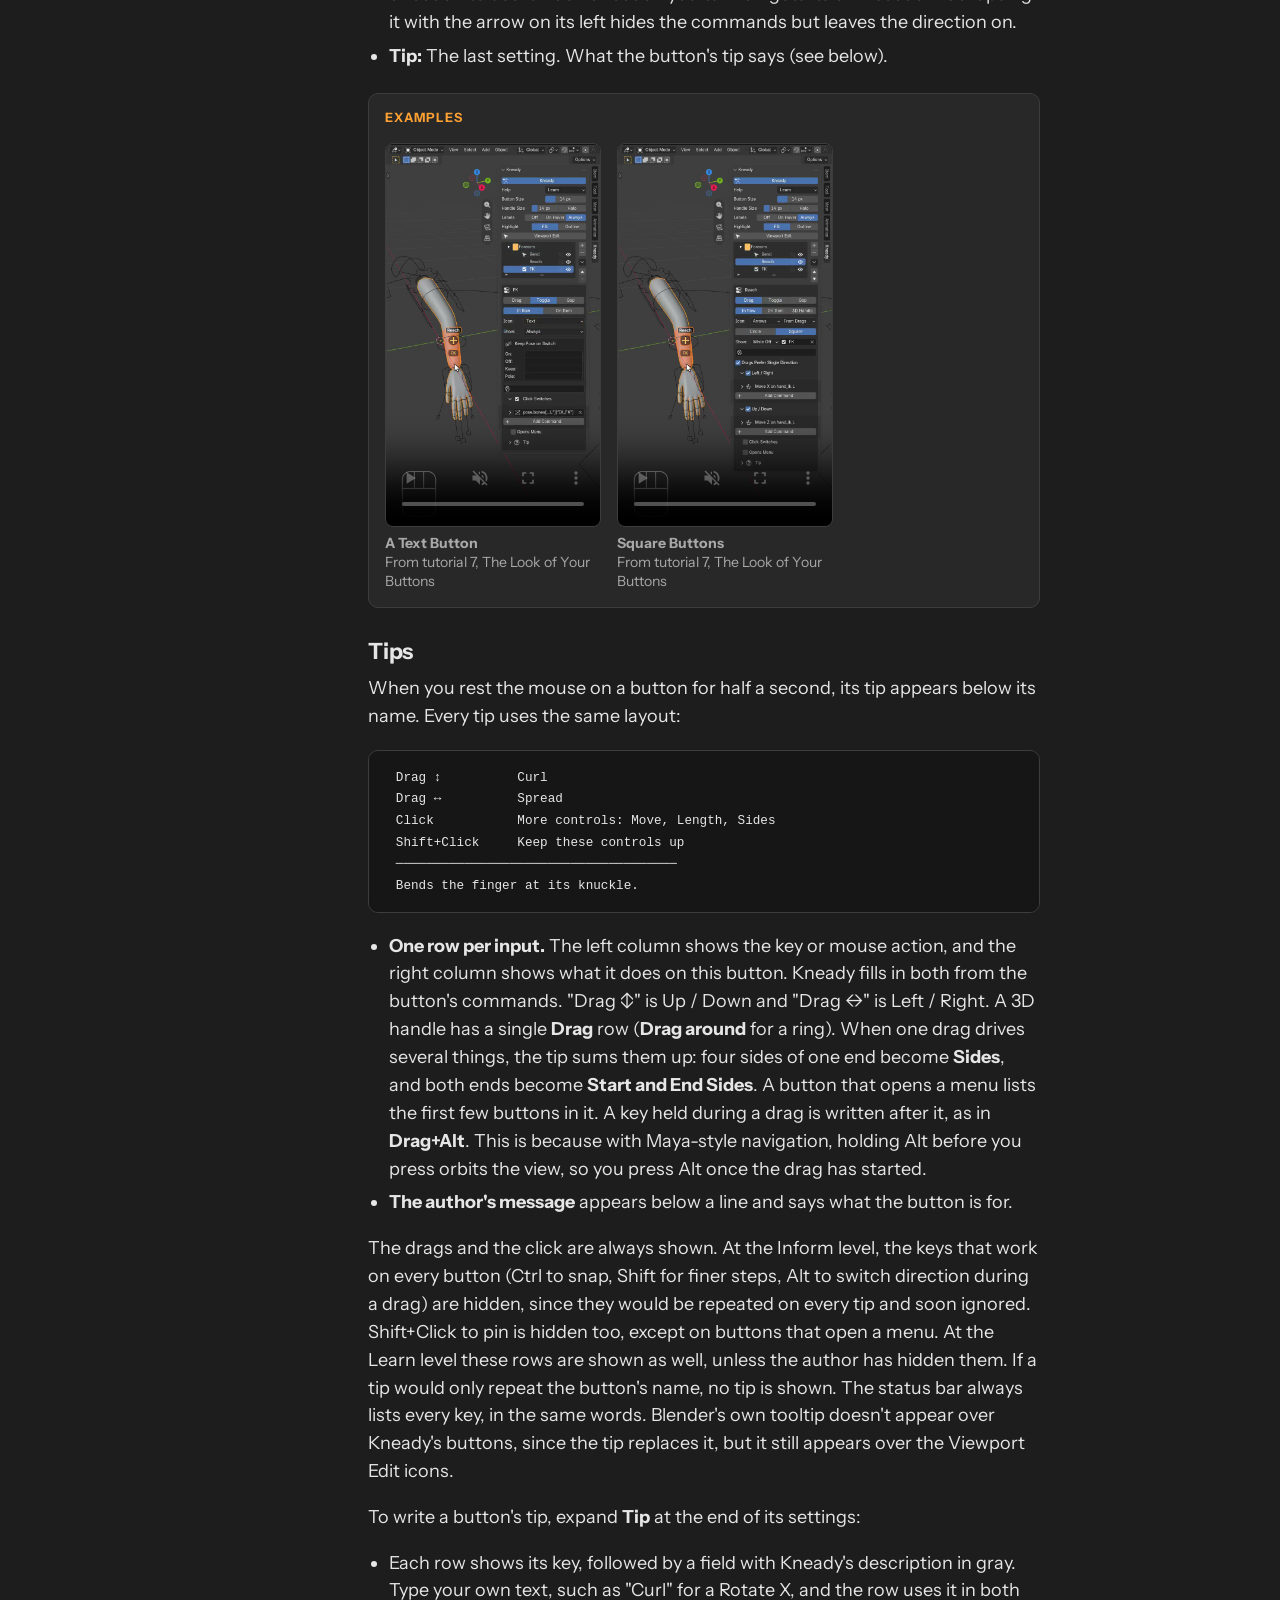
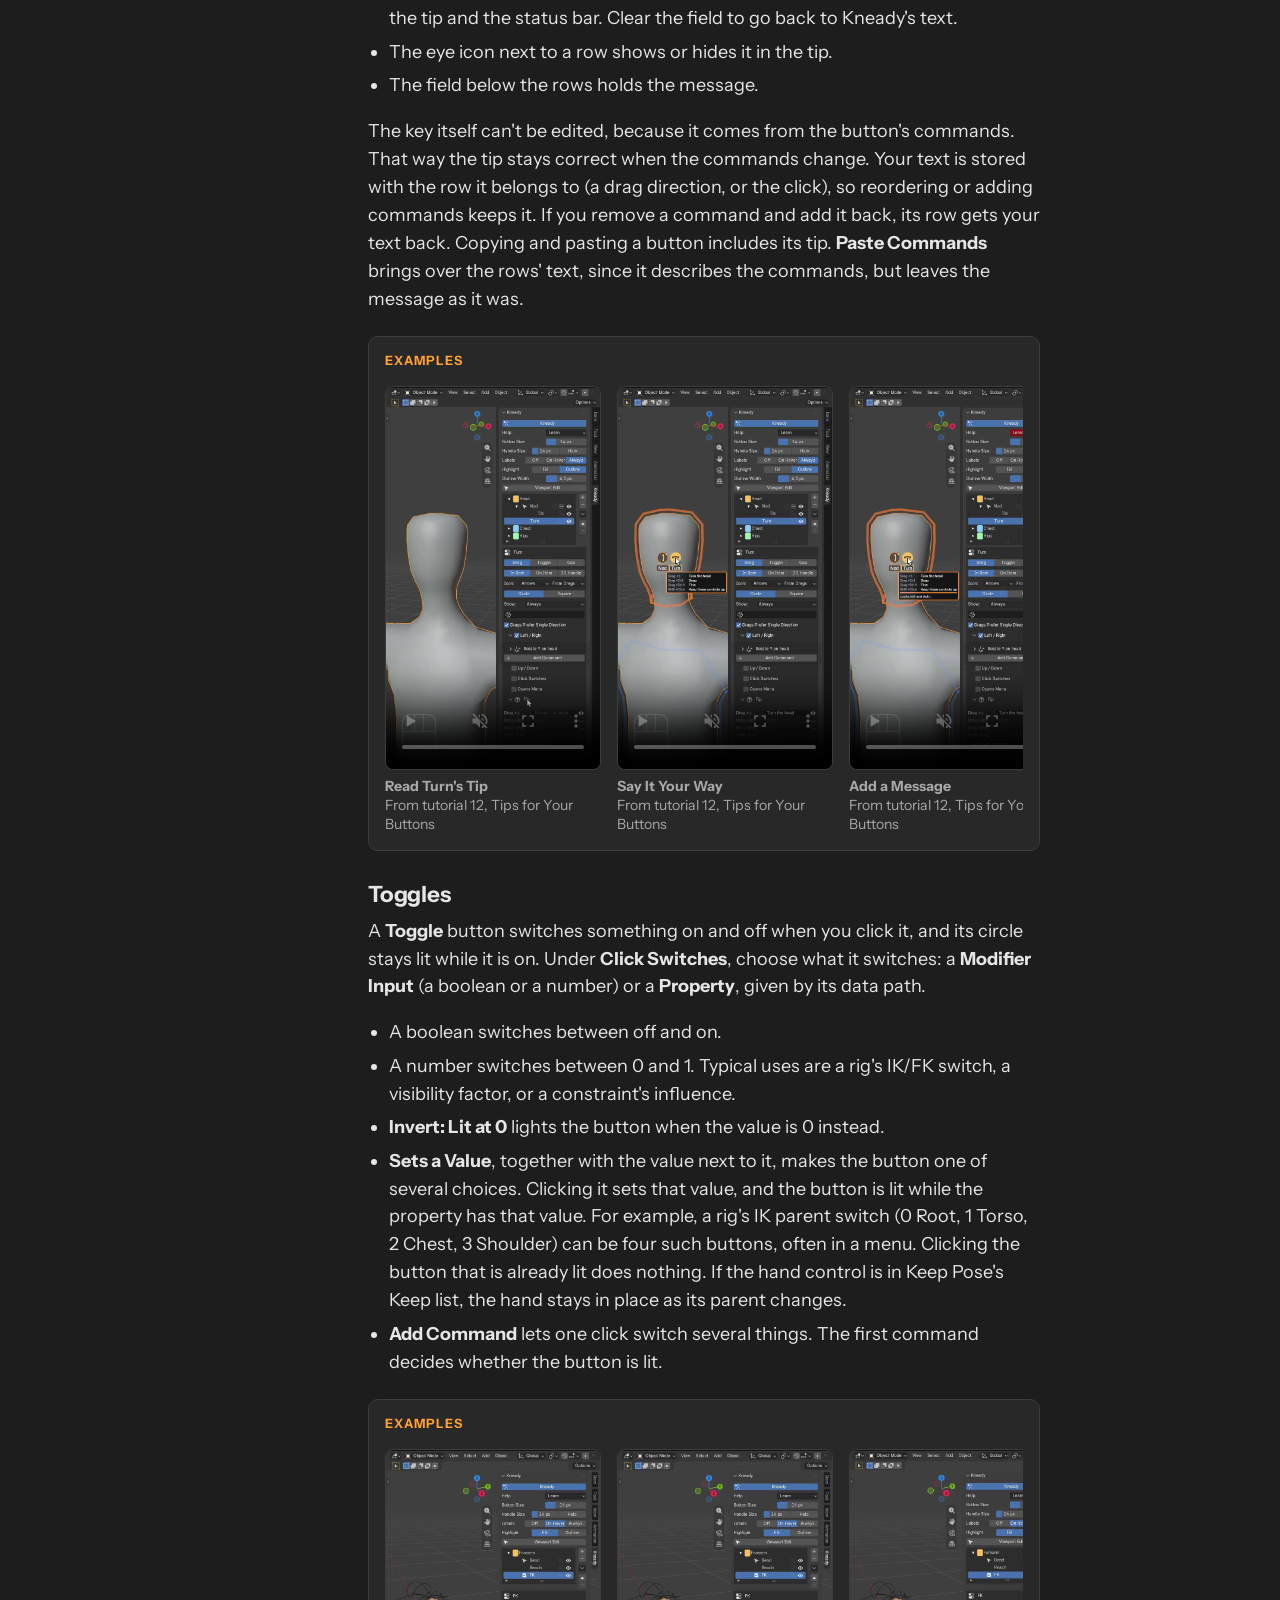
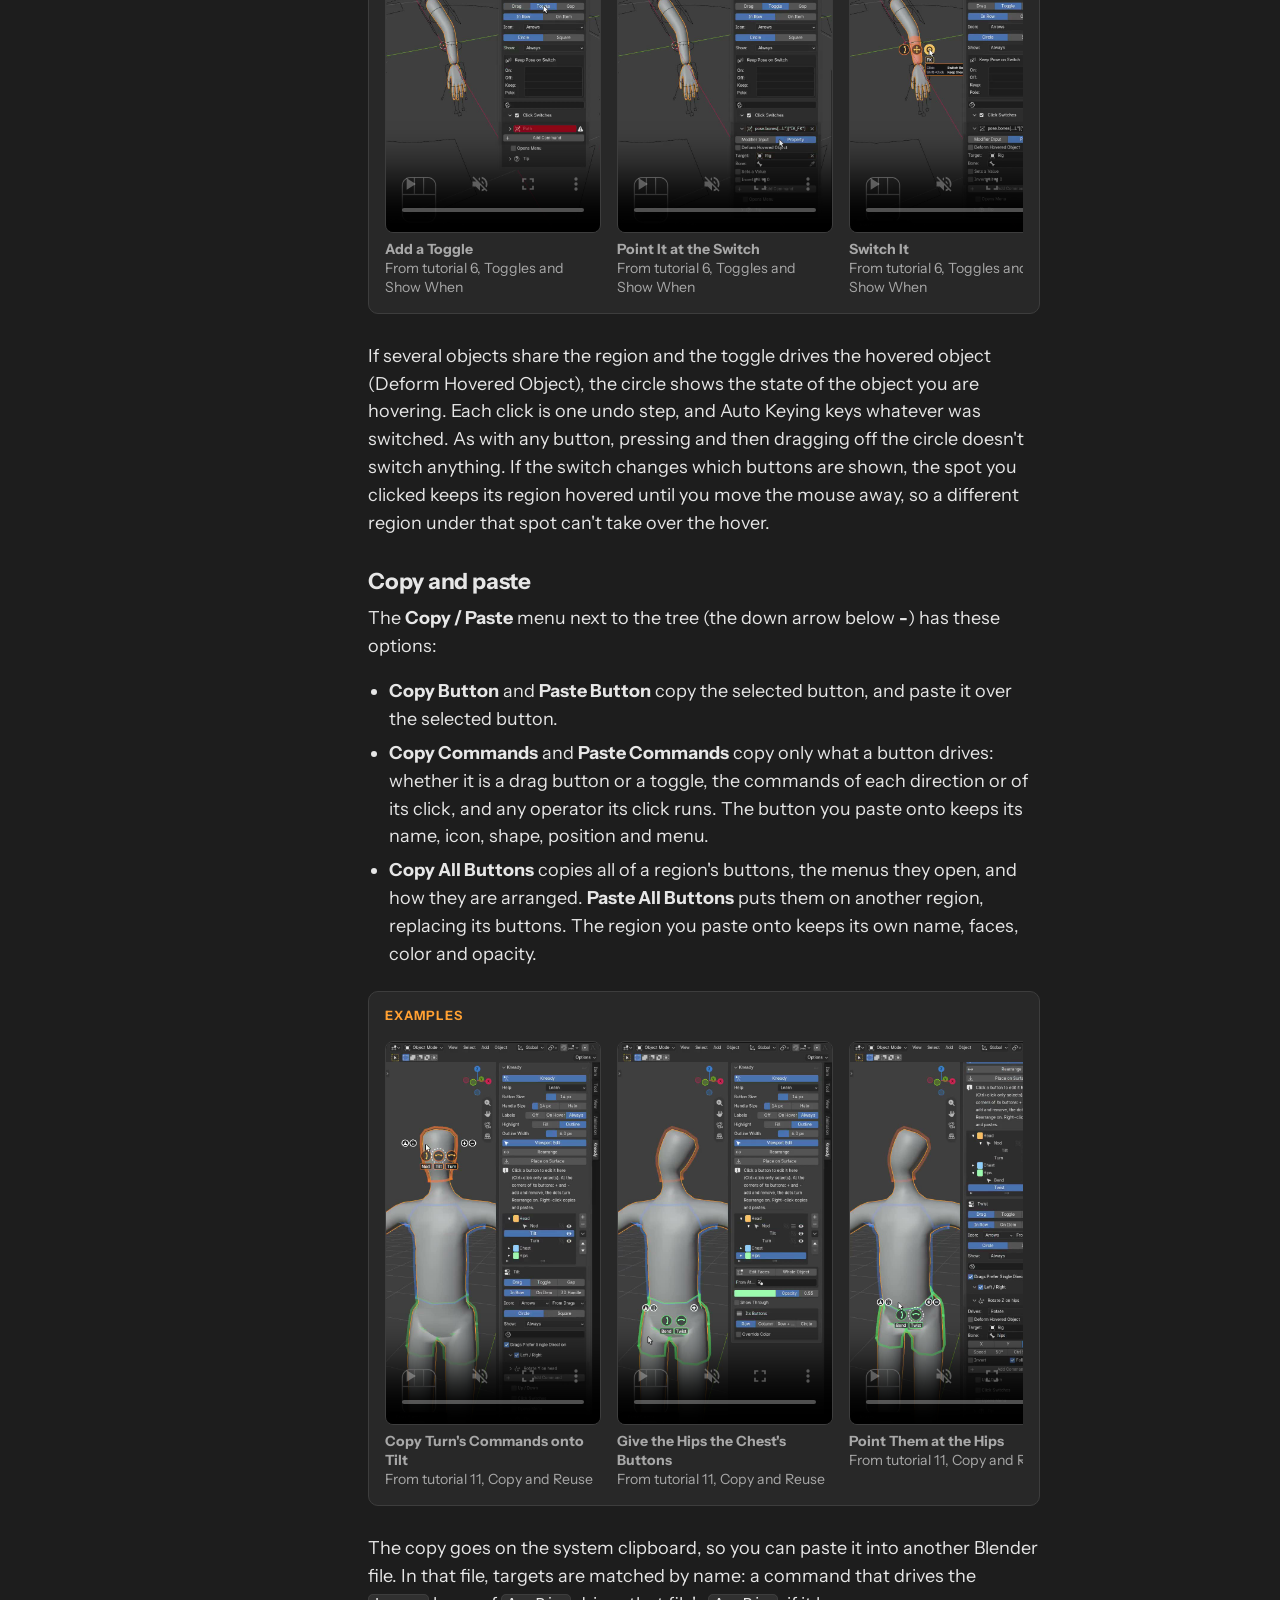
<file: docs/guide/index.html>
<!doctype html>
<html lang="en">
<head>
<meta charset="utf-8">
<meta name="viewport" content="width=device-width, initial-scale=1">
<title>Guide — Kneady Controls docs</title>
<meta name="description" content="The Kneady Controls guide: regions, buttons, commands, dragging, posing, menus, 3D handles and more.">
<link rel="icon" href="/favicon.svg" type="image/svg+xml">
<link href="https://fonts.googleapis.com" rel="preconnect"/>
<link crossorigin="" href="https://fonts.gstatic.com" rel="preconnect"/>
<link href="https://fonts.googleapis.com/css2?family=Instrument+Sans:wght@400;500;600;700&amp;display=swap" rel="stylesheet"/>
<link rel="stylesheet" href="/style.css?v=943502">
<script src="/docs/docs.js?v=943502" defer></script>
</head>
<body class="docs">
<!-- Made by tools/build_docs.py from the Kneady repository. Edit the source and build again. -->
<a class="skip" href="#main">Skip to content</a>
<div class="wrap">
  <header class="site-head">
<a class="wordmark" href="/"><img alt="Space Squirrel" height="30" src="/brand/spacesquirrel_wordmark_white_terra.svg"/></a>
<nav aria-label="Main" class="site-nav">
<a class="product-link" href="/#kneady"><img alt="Kneady Controls" height="30" src="/brand/kneady_wordmark.svg"/></a>
<a href="/#pricing">Free &amp; Pro</a>
<a aria-current="true" href="/support.html">Support</a>
<a href="/#about">About</a>
</nav>
</header>

  <nav class="crumbs" aria-label="Breadcrumb"><a href="/support.html">Support</a> <span aria-hidden="true">/</span> <a href="/docs/">Docs</a> <span aria-hidden="true">/</span> <span aria-current="page">Guide</span></nav>
  <main id="main">
<header class="doc-head"><h1>Guide</h1><p class="lede">How each part of Kneady works, with clips from the tutorials next to the parts they show.</p></header><div class="doc-layout"><nav class="toc" aria-label="Guide: contents"><p class="kicker">On this page</p><ol><li><a href="#turning-kneady-on">Turning Kneady on</a></li><li><a href="#regions">Regions</a><ol><li><a href="#which-faces">Which faces</a></li><li><a href="#faces-from-a-rig">Faces from a rig</a></li><li><a href="#how-it-looks">How it looks</a></li></ol></li><li><a href="#buttons">Buttons</a><ol><li><a href="#tips">Tips</a></li><li><a href="#toggles">Toggles</a></li><li><a href="#copy-and-paste">Copy and paste</a></li><li><a href="#viewport-edit">Viewport Edit</a></li></ol></li><li><a href="#commands">Commands</a></li><li><a href="#dragging">Dragging</a></li><li><a href="#posing-and-keying">Posing and keying</a></li><li><a href="#notes-for-common-rigs">Notes for common rigs</a></li><li><a href="#beyond-the-row-placed-buttons-3d-handles-and-menus">Beyond the row: placed buttons, 3D handles and menus</a></li><li><a href="#tutorials">Tutorials</a></li><li><a href="#files-copies-and-linked-characters">Files, copies and linked characters</a></li><li><a href="#modifiers">Modifiers</a></li><li><a href="#large-meshes">Large meshes</a></li><li><a href="#limits">Limits</a></li><li><a href="#troubleshooting">Troubleshooting</a></li></ol></nav><article class="doc-article"><div class="prose">
<p>Kneady puts controls directly on the surface of a mesh. You divide the mesh
into <strong>regions</strong>, which are groups of its faces or the whole object. Each
region has <strong>buttons</strong>, and each button has <strong>commands</strong> that say what
happens when you drag up and down or left and right. To use the controls,
hover over the mesh and drag.</p>
<p>This guide describes each part in the order you are likely to need it.</p>
<ul>
<li><a href="#turning-kneady-on">Turning Kneady on</a></li>
<li><a href="#regions">Regions</a></li>
<li><a href="#buttons">Buttons</a></li>
<li><a href="#commands">Commands</a></li>
<li><a href="#dragging">Dragging</a></li>
<li><a href="#posing-and-keying">Posing and keying</a></li>
<li><a href="#notes-for-common-rigs">Notes for common rigs</a></li>
<li><a href="#beyond-the-row-placed-buttons-3d-handles-and-menus">Beyond the row: placed buttons, 3D handles and menus</a></li>
<li><a href="#tutorials">Tutorials</a></li>
<li><a href="#files-copies-and-linked-characters">Files, copies and linked characters</a></li>
<li><a href="#modifiers">Modifiers</a></li>
<li><a href="#large-meshes">Large meshes</a></li>
<li><a href="#limits">Limits</a></li>
<li><a href="#troubleshooting">Troubleshooting</a></li>
</ul>
<h2 id="turning-kneady-on">Turning Kneady on</h2>
<p>Kneady is in the 3D Viewport's Sidebar (press N), on the <strong>Kneady</strong> tab.
The <strong>Kneady</strong> button at the top of the tab turns it on and off. You can
also use the Kneady icon on the right side of the viewport header. Kneady
works in Object Mode and Pose Mode.</p>
<p><strong>Help</strong>, below the Kneady button, sets how much Kneady explains as you
work. There are three levels:</p>
<ul>
<li><strong>Learn:</strong> The default. Tips show every drag and click a button responds
to, plus the keys that work on every button: Ctrl to snap, Shift for
finer steps, Alt to switch direction, and Shift+Click to pin. The top of
the tab also lists the tutorials (see <a href="#tutorials">Tutorials</a>). The first
one, "0. Learn, Inform and Quiet", demonstrates all three levels.</li>
<li><strong>Inform:</strong> Tips show what each drag and click does and what the button
is for. The keys that work on every button appear only in the status
bar.
The tutorial menu isn't shown, but tutorials saved in the open file
still are.</li>
<li><strong>Quiet:</strong> No tips and no tutorials. Button names and the status bar
still appear.</li>
</ul>
<p>Help is a personal setting, not part of the file. Kneady stores it in
Blender's configuration folder, so it stays the same in every file you
open, including files made by other people. The small arrow next to the
header icon gives you the same two settings: Kneady on or off, and Help.</p><div class="doc-clips"><p class="kicker">Examples</p><div class="clip-row"><figure class="clip"><video aria-label="Learn, Inform and Quiet, Step 1: Learn Shows Everything" class="clip-video" controls="" data-poster="/docs/media/help_levels/01_learn.jpg" height="1280" loop="" muted="" playsinline="" preload="none" width="720"><source src="/docs/media/help_levels/01_learn.mp4" type="video/mp4"/></video><figcaption><strong>Learn Shows Everything</strong><span>From tutorial 0, Learn, Inform and Quiet</span></figcaption></figure><figure class="clip"><video aria-label="Learn, Inform and Quiet, Step 2: Inform Says Less" class="clip-video" controls="" data-poster="/docs/media/help_levels/02_inform.jpg" height="1280" loop="" muted="" playsinline="" preload="none" width="720"><source src="/docs/media/help_levels/02_inform.mp4" type="video/mp4"/></video><figcaption><strong>Inform Says Less</strong><span>From tutorial 0, Learn, Inform and Quiet</span></figcaption></figure><figure class="clip"><video aria-label="Learn, Inform and Quiet, Step 3: Quiet Says Least" class="clip-video" controls="" data-poster="/docs/media/help_levels/03_quiet.jpg" height="1280" loop="" muted="" playsinline="" preload="none" width="720"><source src="/docs/media/help_levels/03_quiet.mp4" type="video/mp4"/></video><figcaption><strong>Quiet Says Least</strong><span>From tutorial 0, Learn, Inform and Quiet</span></figcaption></figure></div></div>
<p><strong>Button Size</strong> sets the size of the button circles, from small to large,
for all of Kneady. It
also follows Blender's Resolution Scale preference, so buttons keep the
same apparent size on high-resolution displays.</p>
<p><strong>Labels</strong> sets when button names are shown. Each name appears in a small
box with a thin border in its region's color.</p>
<ul>
<li><strong>On Hover:</strong> The default. Only the name of the button under the mouse is
shown, and nothing else moves.</li>
<li><strong>Always:</strong> Every button's name is shown, and the circles are spaced out
to make room. This is useful while you are learning a character's
controls, and for screenshots.</li>
<li><strong>Off:</strong> No names are shown. At the Learn and Inform levels, a button's
tip still gives its name and what it drives.</li>
</ul>
<p>Names are never left out for lack of room. Kneady places each name where
it covers as few other buttons as possible. A name normally sits under its
circle. If another button is there, the name moves to the right of the
circle (or the left, if that side is taken too), or above it. When a button is surrounded
on all sides, its name is drawn over the lower half of the button itself.
In a column, the top button's name goes above it, the bottom button's name
goes below it, and the names in between go to one side. In an open menu
with three or more buttons around it, the button that opened the menu
shows no name, which keeps the ring compact. The other names in the ring
sit on its outside.</p>
<p>At the Learn and Inform levels, resting the mouse on a button for half a
second shows its tip: what each drag and click does, and what the button
is for. See <a href="#tips">Tips</a>.</p><div class="doc-clips"><p class="kicker">Examples</p><div class="clip-row"><figure class="clip"><video aria-label="The Look of Your Buttons, Step 2: Show Their Names" class="clip-video" controls="" data-poster="/docs/media/look/02_labels.jpg" height="1280" loop="" muted="" playsinline="" preload="none" width="720"><source src="/docs/media/look/02_labels.mp4" type="video/mp4"/></video><figcaption><strong>Show Their Names</strong><span>From tutorial 7, The Look of Your Buttons</span></figcaption></figure></div></div>
<p><strong>Highlight</strong> sets how the regions of the hovered object are drawn. Each
region uses its own color and opacity, and the region under the mouse is
drawn brighter than the others.</p>
<ul>
<li><strong>Fill:</strong> The default. Each region is painted over its faces.</li>
<li><strong>Outline:</strong> Each region is drawn as an outline, along its border with
the rest of the object and along the edges where the surface turns away
from view. <strong>Outline Width</strong> sets the line thickness in pixels (6 by
default, from 2 to 16). Where two regions meet, the line is split down
the middle, so each half shows its own region's color. A region with
Show Through turned on has its outline drawn on top of anything in front
of it, the same as its fill.</li>
</ul>
<p>While a region is pinned, it is the only region drawn.</p><div class="doc-clips"><p class="kicker">Examples</p><div class="clip-row"><figure class="clip"><video aria-label="The Look of Your Buttons, Step 5: Outline Instead of Fill" class="clip-video" controls="" data-poster="/docs/media/look/05_outline.jpg" height="1280" loop="" muted="" playsinline="" preload="none" width="720"><source src="/docs/media/look/05_outline.mp4" type="video/mp4"/></video><figcaption><strong>Outline Instead of Fill</strong><span>From tutorial 7, The Look of Your Buttons</span></figcaption></figure></div></div>
<h2 id="regions">Regions</h2>
<p>When you select a mesh, the Kneady tab shows a tree for it, similar to the
Outliner. The regions are the top-level rows. A region's buttons are listed
under it, and the buttons in a menu are listed under the button that opens
the menu. A row that contains other rows has a triangle to expand or
collapse it, and all rows start collapsed. Below the tree are the settings
of the selected row, which is either a region or a button.</p>
<p>The buttons next to the tree work like those of Blender's other lists:</p>
<ul>
<li><strong>+</strong> adds a button under the selected row. With a region selected, the
button is added to that region. To add a region, use <strong>Add Region</strong> in
the <strong>Copy / Paste</strong> menu (the down arrow below <strong>-</strong>). When the object
has no regions yet, <strong>+</strong> adds a region.</li>
<li><strong>-</strong> removes the selected row. Removing a region also removes its
buttons, and removing a button also removes the buttons in its menu.
Kneady asks for confirmation before removing a region, or a button that
has a menu.</li>
<li>The arrows move the selected row up or down among its neighbors: a
region among the regions, or a button among the buttons next to it.</li>
<li>Double-click a name to rename it.</li>
</ul>
<p>Removing a region also clears it from its faces.</p><div class="doc-clips"><p class="kicker">Examples</p><div class="clip-row"><figure class="clip"><video aria-label="Quick Start, Step 1: Select an Item" class="clip-video" controls="" data-poster="/docs/media/quick_start/01_select.jpg" height="1280" loop="" muted="" playsinline="" preload="none" width="720"><source src="/docs/media/quick_start/01_select.mp4" type="video/mp4"/></video><figcaption><strong>Select an Item</strong><span>From tutorial 1, Quick Start</span></figcaption></figure><figure class="clip"><video aria-label="Quick Start, Step 2: Create a Region" class="clip-video" controls="" data-poster="/docs/media/quick_start/02_region.jpg" height="1280" loop="" muted="" playsinline="" preload="none" width="720"><source src="/docs/media/quick_start/02_region.mp4" type="video/mp4"/></video><figcaption><strong>Create a Region</strong><span>From tutorial 1, Quick Start</span></figcaption></figure></div></div>
<h3 id="which-faces">Which faces</h3>
<p>A region can get its faces in one of three ways:</p>
<ul>
<li><strong>Faces you assign:</strong> Click <strong>Edit Faces</strong> to enter Edit Mode with face
selection. Select faces, click <strong>Assign</strong>, then click <strong>Done</strong> to return.
<strong>Remove</strong> takes the selected faces out of the region. <strong>Select</strong> and
<strong>Deselect</strong> select or deselect the region's faces, as they do for vertex
groups. While Kneady is on, the regions are shown in Edit Mode, with the
active region drawn stronger.</li>
<li><strong>The whole object:</strong> <strong>Whole Object</strong> gives the region every face of the
object that is not in another region.</li>
<li><strong>A face attribute:</strong> This is for meshes generated by Geometry Nodes,
whose faces can't be assigned by hand. Enter the name of an integer or
boolean face attribute in <strong>From Attribute</strong>, and set <strong>Value</strong> to the
value the attribute has on the region's faces.</li>
</ul><div class="doc-clips"><p class="kicker">Examples</p><div class="clip-row"><figure class="clip"><video aria-label="Quick Start, Step 3: Give the Region Faces" class="clip-video" controls="" data-poster="/docs/media/quick_start/03_assign.jpg" height="1280" loop="" muted="" playsinline="" preload="none" width="720"><source src="/docs/media/quick_start/03_assign.mp4" type="video/mp4"/></video><figcaption><strong>Give the Region Faces</strong><span>From tutorial 1, Quick Start</span></figcaption></figure></div></div>
<h3 id="faces-from-a-rig">Faces from a rig</h3>
<p>For a mesh that is deformed by a rig, Edit Faces offers two shortcuts:</p>
<ul>
<li>
<p><strong>Select Faces of &lt;bone&gt;</strong> appears when the region's first button
rotates a bone. It selects the faces that bone deforms, found by the
names of the mesh's vertex groups.</p>
<ul>
<li>A deform bone uses its own vertex group.</li>
<li>A control bone uses the groups of its deform bones. For example,
Rigify's <code>forearm_fk.L</code> uses <code>DEF-forearm.L</code> and <code>DEF-forearm.L.001</code>,
and Auto-Rig Pro's <code>c_forearm_fk.l</code> uses <code>forearm_stretch.l</code> and
<code>forearm_twist.l</code>.</li>
<li>A limb that is split into segments is selected as a whole, including
the seams between the segments.</li>
</ul>
<p>The report at the bottom of the window lists the groups that were used.
If none are found, choose a group by hand.</p>
</li>
<li>
<p><strong>A vertex group field and Select Faces</strong> select the faces that are
mostly weighted to the group you choose.</p>
</li>
</ul>
<p>Both shortcuts add to the current selection. Click <strong>Assign</strong> to add it to
the region.</p>
<p>A new region on a rigged mesh starts out rotating the rig's <strong>active bone</strong>
(the bone you last clicked in Pose Mode), and is named after that bone. If
no bone is active, it rotates the object, as on any other mesh.</p>
<h3 id="how-it-looks">How it looks</h3>
<ul>
<li>
<p><strong>Color</strong> and <strong>Opacity</strong> set how the region is drawn. When you hover an
object, the region under the mouse is drawn at its opacity, and the
object's other regions are drawn fainter.</p>
</li>
<li>
<p><strong>Show Through</strong> is for a region that is hidden inside something else,
such as a joint tucked into the next part. Once you hover its object, you
can hover this region too, and it is drawn on top of whatever covers it.
It stays that way until the mouse moves onto something else.</p>
<p>A region like this often shows only as a thin sliver, such as a cap seen
past the part it is tucked into, so Kneady gives it some extra room:</p>
<ul>
<li>It stays hovered until the mouse is a few pixels past its edge, which
makes its buttons easy to reach even where it is thin.</li>
<li>If the mouse leaves the object within a few pixels of the region, the
hover goes to the region rather than to whatever is next to it.</li>
<li>Moving onto it from the rest of its object takes effect immediately.</li>
</ul>
</li>
</ul>
<h2 id="buttons">Buttons</h2>
<p>A region can have up to eight buttons. They are the rows under the region
in the tree.</p><div class="doc-clips"><p class="kicker">Examples</p><div class="clip-row"><figure class="clip"><video aria-label="Change the Default Controls, Step 1: Pick the Button" class="clip-video" controls="" data-poster="/docs/media/change_controls/01_pick.jpg" height="1280" loop="" muted="" playsinline="" preload="none" width="720"><source src="/docs/media/change_controls/01_pick.mp4" type="video/mp4"/></video><figcaption><strong>Pick the Button</strong><span>From tutorial 2, Change the Default Controls</span></figcaption></figure></div></div>
<ul>
<li>With the region selected, <strong>+</strong> adds a button after the others.</li>
<li>With a button selected, <strong>+</strong> adds a button to that button's menu and
turns on its <strong>Opens Menu</strong> setting. This works for any of the region's
own buttons and for any button in a menu. A button in a sub menu can't
open a menu of its own, so there <strong>+</strong> adds the new button next to it, in
the same sub menu.</li>
<li><strong>-</strong> removes the selected button, along with the buttons in its menu.
If it has any, Kneady asks first.</li>
<li>The up and down arrows move the selected button. This also changes where
its circle appears in the row, column or circle.</li>
<li>Double-click a name to rename it. The selected button's settings are
shown below the tree.</li>
</ul>
<p>When the region's row is selected, its settings end with <strong>Its Buttons</strong>,
which holds <strong>Arrange</strong> (described below) and <strong>Override Color</strong>. All the
buttons in a region have the same color, which is normally the region's
color. Turn on Override Color to pick a different one in the color swatch
next to it, which starts at the region's color. The buttons' outlines,
arrows, hover fill and name borders all use this color, and so do 3D
handles. If you turn the setting off and on again, the color you picked is
kept.</p>
<p>When you hover the region, its buttons appear as circles in the middle of
it:</p>
<ul>
<li>Dragging from a circle runs that button's commands. Clicking a toggle's
circle switches it (see <a href="#toggles">Toggles</a>).</li>
<li>Dragging anywhere else on the region runs the first button that drags,
skipping toggles. This button is marked with a pointer in the tree. To
change which button a drag on the region runs, move a different drag
button above it.</li>
<li>A narrow band around the circles also counts as part of the region, so
you don't lose the hover as you move between circles.</li>
</ul>
<p><strong>Arrange</strong> sets how the circles are laid out:</p>
<ul>
<li><strong>Row:</strong> Left to right.</li>
<li><strong>Column:</strong> Top to bottom.</li>
<li><strong>Row + Column:</strong> From four buttons up, two columns filled in rows of
two. With an odd number, the last button is centered above the others.
For example, five buttons make two rows with the fifth on top, and eight
make four rows.</li>
<li><strong>Circle:</strong> Around a ring, starting at the top and going clockwise.</li>
</ul><div class="doc-clips"><p class="kicker">Examples</p><div class="clip-row"><figure class="clip"><video aria-label="The Look of Your Buttons, Step 1: Line Them Up" class="clip-video" controls="" data-poster="/docs/media/look/01_column.jpg" height="1280" loop="" muted="" playsinline="" preload="none" width="720"><source src="/docs/media/look/01_column.mp4" type="video/mp4"/></video><figcaption><strong>Line Them Up</strong><span>From tutorial 7, The Look of Your Buttons</span></figcaption></figure></div></div>
<p>Each button has these settings:</p>
<ul>
<li><strong>Name:</strong> Shown under the circle and in the tip (see Labels in
<a href="#turning-kneady-on">Turning Kneady on</a>). The eye icon next to it hides
the button's circle.</li>
<li><strong>Drag</strong>, <strong>Toggle</strong> or <strong>Gap:</strong> What the button does. A drag button runs
its commands while you drag. A toggle switches something on or off when
you click it. A gap shows nothing and only holds a place in the row or
in a menu's ring, to space out the buttons around it. For example, two
gaps in a ring of four let you put the other two buttons exactly where
you want them. Viewport Edit shows a gap as a dashed circle, so you can
select it and move it.</li>
<li><strong>Icon:</strong> What the circle shows.
<ul>
<li><strong>Arrows:</strong> With <strong>From Drags</strong>, an arrow is drawn for each direction
the button drives, curved for a rotation and straight for anything
else. You can also choose a set: Left and Right, Up and Down, Four
Ways, curved versions of these, Diagonal, Outward (four arrows pointing
to the corners, for scaling up) or Spin (arrows around a circle, for a
twist). A toggle shows a ring, with a dot in it while it is on.</li>
<li><strong>Image:</strong> Any image.</li>
<li><strong>Object:</strong> The faces of a mesh object. Model it flat, facing any view.</li>
<li><strong>Text:</strong> The button's name in a rounded box instead of a circle. The
box is as wide as the name and about as tall as its letters. A region
can mix text buttons with icon buttons, and the row makes room for
each.</li>
</ul>
</li>
<li><strong>Shape:</strong> Below the icon. <strong>Circle</strong>, or <strong>Square</strong>, which is the same
size with rounded corners like a text button's box. Use it to tell kinds
of buttons apart at a glance, for example square toggles and round drag
buttons. The whole square responds to clicks, including its corners. A
text button always uses the box around its name.</li>
<li><strong>Drags Prefer Single Direction:</strong> On by default. Once a drag has moved
a few pixels in one direction, it drives only that direction, so only
one thing changes at a time. See <a href="#dragging">Dragging</a> for switching
directions with Alt.</li>
<li><strong>Left / Right</strong> and <strong>Up / Down:</strong> A command for each drag direction.
Check a direction to use it. Each direction you turn on gets its own
section. Collapsing it with the arrow on its left hides the commands but
leaves the direction on.</li>
<li><strong>Tip:</strong> The last setting. What the button's tip says (see below).</li>
</ul><div class="doc-clips"><p class="kicker">Examples</p><div class="clip-row"><figure class="clip"><video aria-label="The Look of Your Buttons, Step 3: A Text Button" class="clip-video" controls="" data-poster="/docs/media/look/03_text.jpg" height="1280" loop="" muted="" playsinline="" preload="none" width="720"><source src="/docs/media/look/03_text.mp4" type="video/mp4"/></video><figcaption><strong>A Text Button</strong><span>From tutorial 7, The Look of Your Buttons</span></figcaption></figure><figure class="clip"><video aria-label="The Look of Your Buttons, Step 4: Square Buttons" class="clip-video" controls="" data-poster="/docs/media/look/04_square.jpg" height="1280" loop="" muted="" playsinline="" preload="none" width="720"><source src="/docs/media/look/04_square.mp4" type="video/mp4"/></video><figcaption><strong>Square Buttons</strong><span>From tutorial 7, The Look of Your Buttons</span></figcaption></figure></div></div>
<h3 id="tips">Tips</h3>
<p>When you rest the mouse on a button for half a second, its tip appears
below its name. Every tip uses the same layout:</p>
<div aria-label="Code" class="scroll-x" role="region" tabindex="0"><pre><code> Drag ↕          Curl
 Drag ↔          Spread
 Click           More controls: Move, Length, Sides
 Shift+Click     Keep these controls up
 ─────────────────────────────────────
 Bends the finger at its knuckle.
</code></pre></div>
<ul>
<li><strong>One row per input.</strong> The left column shows the key or mouse action,
and the right column shows what it does on this button. Kneady fills in
both from the button's commands. "Drag ↕" is Up / Down and "Drag ↔" is
Left / Right. A 3D handle has a single <strong>Drag</strong> row (<strong>Drag around</strong> for
a ring). When one drag drives several things, the tip sums them up: four
sides of one end become <strong>Sides</strong>, and both ends become <strong>Start and End
Sides</strong>. A button that opens a menu lists the first few buttons in it. A
key held during a drag is written after it, as in <strong>Drag+Alt</strong>. This is
because with Maya-style navigation, holding Alt before you press orbits
the view, so you press Alt once the drag has started.</li>
<li><strong>The author's message</strong> appears below a line and says what the button
is for.</li>
</ul>
<p>The drags and the click are always shown. At the Inform level, the keys
that work on every button (Ctrl to snap, Shift for finer steps, Alt to
switch direction during a drag) are hidden, since they would be repeated
on every tip and soon ignored. Shift+Click to pin is hidden too, except on
buttons that open a menu. At the Learn level these rows are shown as well,
unless the author has hidden them. If a tip would only repeat the button's
name, no tip is shown. The status bar always lists every key, in the same
words. Blender's own tooltip doesn't appear over Kneady's buttons, since
the tip replaces it, but it still appears over the Viewport Edit icons.</p>
<p>To write a button's tip, expand <strong>Tip</strong> at the end of its settings:</p>
<ul>
<li>Each row shows its key, followed by a field with Kneady's description in
gray. Type your own text, such as "Curl" for a Rotate X, and the row uses
it in both the tip and the status bar. Clear the field to go back to
Kneady's text.</li>
<li>The eye icon next to a row shows or hides it in the tip.</li>
<li>The field below the rows holds the message.</li>
</ul>
<p>The key itself can't be edited, because it comes from the button's
commands. That way the tip stays correct when the commands change. Your
text is stored with the row it belongs to (a drag direction, or the
click), so reordering or adding commands keeps it. If you remove a command
and add it back, its row gets your text back. Copying and pasting a button
includes its tip. <strong>Paste Commands</strong> brings over the rows' text, since it
describes the commands, but leaves the message as it was.</p><div class="doc-clips"><p class="kicker">Examples</p><div class="clip-row"><figure class="clip"><video aria-label="Tips for Your Buttons, Step 1: Read Turn's Tip" class="clip-video" controls="" data-poster="/docs/media/tips/01_read.jpg" height="1280" loop="" muted="" playsinline="" preload="none" width="720"><source src="/docs/media/tips/01_read.mp4" type="video/mp4"/></video><figcaption><strong>Read Turn's Tip</strong><span>From tutorial 12, Tips for Your Buttons</span></figcaption></figure><figure class="clip"><video aria-label="Tips for Your Buttons, Step 2: Say It Your Way" class="clip-video" controls="" data-poster="/docs/media/tips/02_words.jpg" height="1280" loop="" muted="" playsinline="" preload="none" width="720"><source src="/docs/media/tips/02_words.mp4" type="video/mp4"/></video><figcaption><strong>Say It Your Way</strong><span>From tutorial 12, Tips for Your Buttons</span></figcaption></figure><figure class="clip"><video aria-label="Tips for Your Buttons, Step 3: Add a Message" class="clip-video" controls="" data-poster="/docs/media/tips/03_message.jpg" height="1280" loop="" muted="" playsinline="" preload="none" width="720"><source src="/docs/media/tips/03_message.mp4" type="video/mp4"/></video><figcaption><strong>Add a Message</strong><span>From tutorial 12, Tips for Your Buttons</span></figcaption></figure><figure class="clip"><video aria-label="Tips for Your Buttons, Step 4: How Much Kneady Says" class="clip-video" controls="" data-poster="/docs/media/tips/04_help.jpg" height="1280" loop="" muted="" playsinline="" preload="none" width="720"><source src="/docs/media/tips/04_help.mp4" type="video/mp4"/></video><figcaption><strong>How Much Kneady Says</strong><span>From tutorial 12, Tips for Your Buttons</span></figcaption></figure></div></div>
<h3 id="toggles">Toggles</h3>
<p>A <strong>Toggle</strong> button switches something on and off when you click it, and
its circle stays lit while it is on. Under <strong>Click Switches</strong>, choose what
it switches: a <strong>Modifier Input</strong> (a boolean or a number) or a
<strong>Property</strong>, given by its data path.</p>
<ul>
<li>A boolean switches between off and on.</li>
<li>A number switches between 0 and 1. Typical uses are a rig's IK/FK
switch, a visibility factor, or a constraint's influence.</li>
<li><strong>Invert: Lit at 0</strong> lights the button when the value is 0 instead.</li>
<li><strong>Sets a Value</strong>, together with the value next to it, makes the button
one of several choices. Clicking it sets that value, and the button is
lit while the property has that value. For example, a rig's IK parent
switch (0 Root, 1 Torso, 2 Chest, 3 Shoulder) can be four such buttons,
often in a menu. Clicking the button that is already lit does nothing.
If the hand control is in Keep Pose's Keep list, the hand stays in place
as its parent changes.</li>
<li><strong>Add Command</strong> lets one click switch several things. The first command
decides whether the button is lit.</li>
</ul><div class="doc-clips"><p class="kicker">Examples</p><div class="clip-row"><figure class="clip"><video aria-label="Toggles and Show When, Step 1: Add a Toggle" class="clip-video" controls="" data-poster="/docs/media/toggles/01_add.jpg" height="1280" loop="" muted="" playsinline="" preload="none" width="720"><source src="/docs/media/toggles/01_add.mp4" type="video/mp4"/></video><figcaption><strong>Add a Toggle</strong><span>From tutorial 6, Toggles and Show When</span></figcaption></figure><figure class="clip"><video aria-label="Toggles and Show When, Step 2: Point It at the Switch" class="clip-video" controls="" data-poster="/docs/media/toggles/02_switch.jpg" height="1280" loop="" muted="" playsinline="" preload="none" width="720"><source src="/docs/media/toggles/02_switch.mp4" type="video/mp4"/></video><figcaption><strong>Point It at the Switch</strong><span>From tutorial 6, Toggles and Show When</span></figcaption></figure><figure class="clip"><video aria-label="Toggles and Show When, Step 3: Switch It" class="clip-video" controls="" data-poster="/docs/media/toggles/03_click.jpg" height="1280" loop="" muted="" playsinline="" preload="none" width="720"><source src="/docs/media/toggles/03_click.mp4" type="video/mp4"/></video><figcaption><strong>Switch It</strong><span>From tutorial 6, Toggles and Show When</span></figcaption></figure></div></div>
<p>If several objects share the region and the toggle drives the hovered
object (Deform Hovered Object), the circle shows the state of the object
you are hovering. Each click is one undo step, and Auto Keying keys
whatever was switched. As with any button, pressing and then dragging off
the circle doesn't switch anything. If the switch changes which buttons
are shown, the spot you clicked keeps its region hovered until you move
the mouse away, so a different region under that spot can't take over the
hover.</p>
<h3 id="copy-and-paste">Copy and paste</h3>
<p>The <strong>Copy / Paste</strong> menu next to the tree (the down arrow below <strong>-</strong>)
has these options:</p>
<ul>
<li><strong>Copy Button</strong> and <strong>Paste Button</strong> copy the selected button, and paste
it over the selected button.</li>
<li><strong>Copy Commands</strong> and <strong>Paste Commands</strong> copy only what a button drives:
whether it is a drag button or a toggle, the commands of each direction
or of its click, and any operator its click runs. The button you paste
onto keeps its name, icon, shape, position and menu.</li>
<li><strong>Copy All Buttons</strong> copies all of a region's buttons, the menus they
open, and how they are arranged. <strong>Paste All Buttons</strong> puts them on
another region, replacing its buttons. The region you paste onto keeps
its own name, faces, color and opacity.</li>
</ul><div class="doc-clips"><p class="kicker">Examples</p><div class="clip-row"><figure class="clip"><video aria-label="Copy and Reuse, Step 1: Copy Turn's Commands onto Tilt" class="clip-video" controls="" data-poster="/docs/media/copy_reuse/01_copy.jpg" height="1280" loop="" muted="" playsinline="" preload="none" width="720"><source src="/docs/media/copy_reuse/01_copy.mp4" type="video/mp4"/></video><figcaption><strong>Copy Turn's Commands onto Tilt</strong><span>From tutorial 11, Copy and Reuse</span></figcaption></figure><figure class="clip"><video aria-label="Copy and Reuse, Step 4: Give the Hips the Chest's Buttons" class="clip-video" controls="" data-poster="/docs/media/copy_reuse/04_copy_all.jpg" height="1280" loop="" muted="" playsinline="" preload="none" width="720"><source src="/docs/media/copy_reuse/04_copy_all.mp4" type="video/mp4"/></video><figcaption><strong>Give the Hips the Chest's Buttons</strong><span>From tutorial 11, Copy and Reuse</span></figcaption></figure><figure class="clip"><video aria-label="Copy and Reuse, Step 5: Point Them at the Hips" class="clip-video" controls="" data-poster="/docs/media/copy_reuse/05_hips.jpg" height="1280" loop="" muted="" playsinline="" preload="none" width="720"><source src="/docs/media/copy_reuse/05_hips.mp4" type="video/mp4"/></video><figcaption><strong>Point Them at the Hips</strong><span>From tutorial 11, Copy and Reuse</span></figcaption></figure></div></div>
<p>The copy goes on the system clipboard, so you can paste it into another
Blender file. In that file, targets are matched by name: a command that
drives the <code>Lower</code> bone of <code>ArmRig</code> drives that file's <code>ArmRig</code>, if it has
one.</p>
<h3 id="viewport-edit">Viewport Edit</h3>
<p><strong>Viewport Edit</strong>, at the top of the tab, lets you edit buttons directly
in the viewport, where you can see them:</p>
<ul>
<li>
<p>Clicking a button does what it normally does (a toggle switches, a menu
button opens its menu) and also selects its row in the tree, expanding
its parent rows. Its settings appear below the tree.</p>
</li>
<li>
<p><strong>Ctrl+Click</strong> selects a button without doing anything else, so you can
edit a menu button without opening its menu.</p>
</li>
<li>
<p>Clicking a region's faces selects the region's row.</p>
</li>
<li>
<p>Icons appear just outside the corners of the square around the hovered
region's buttons (its row, or the open menu):</p>
<ul>
<li>At the top right, <strong>+</strong> adds a button to the ones shown and selects it.
<strong>-</strong> next to it removes the selected button, along with the buttons
in its menu. It only appears while the selected button is one of those
shown.</li>
<li>At the top left, a grip of six dots turns <strong>Rearrange</strong> on and off. It
is blue while on. The same toggle is in the tab, below Viewport Edit.</li>
</ul>
<p>The icons stay in place while you add, remove and rearrange buttons, and
only move outward if the buttons would reach them. The whole square, out
to the icons, keeps the region hovered, so you can move the mouse to
them.</p>
</li>
<li>
<p>With <strong>Rearrange</strong> on, dragging a button in the row or in a menu's ring
picks it up instead of running its commands. The button follows the
mouse, and the other buttons move aside as it passes them: along a row
or column, across a grid, or around a ring or circle. Release to keep the
new order as one undo step, or press Esc to put it back. This is the same
order the tree shows, and that its arrows change. Clicks still work as usual, so you can open a menu
and rearrange what is in it. Buttons placed on the item stay where they
are, and a menu's own button stays in the center of its ring. Moving a
different drag button to the front changes which button a drag on the
region runs.</p>
</li>
<li>
<p><strong>Right-clicking</strong> a button or a region opens a menu of what you can do
with it: copy and paste the button, its commands, or all of the region's
buttons, the same as in the menu next to the tree. Elsewhere, right-click
works as usual.</p>
</li>
<li>
<p>The last region you hovered stays hovered, with any menu in it still
open, while you move the mouse across empty space to the Sidebar.
Hovering another region switches to that one.</p>
</li>
<li>
<p>The button selected in the tree has a dashed ring around it in the
viewport, whether you picked it there or in the tree, so you can see
which one you are editing.</p>
</li>
</ul><div class="doc-clips"><p class="kicker">Examples</p><div class="clip-row"><figure class="clip"><video aria-label="Viewport Edit, Step 1: Pick a Button on the Item" class="clip-video" controls="" data-poster="/docs/media/viewport_edit/01_pick.jpg" height="1280" loop="" muted="" playsinline="" preload="none" width="720"><source src="/docs/media/viewport_edit/01_pick.mp4" type="video/mp4"/></video><figcaption><strong>Pick a Button on the Item</strong><span>From tutorial 10, Viewport Edit</span></figcaption></figure><figure class="clip"><video aria-label="Viewport Edit, Step 2: Add a Button" class="clip-video" controls="" data-poster="/docs/media/viewport_edit/02_add.jpg" height="1280" loop="" muted="" playsinline="" preload="none" width="720"><source src="/docs/media/viewport_edit/02_add.mp4" type="video/mp4"/></video><figcaption><strong>Add a Button</strong><span>From tutorial 10, Viewport Edit</span></figcaption></figure><figure class="clip"><video aria-label="Viewport Edit, Step 3: Rearrange the Row" class="clip-video" controls="" data-poster="/docs/media/viewport_edit/03_arrange.jpg" height="1280" loop="" muted="" playsinline="" preload="none" width="720"><source src="/docs/media/viewport_edit/03_arrange.mp4" type="video/mp4"/></video><figcaption><strong>Rearrange the Row</strong><span>From tutorial 10, Viewport Edit</span></figcaption></figure><figure class="clip"><video aria-label="Viewport Edit, Step 4: Remove a Menu" class="clip-video" controls="" data-poster="/docs/media/viewport_edit/04_remove.jpg" height="1280" loop="" muted="" playsinline="" preload="none" width="720"><source src="/docs/media/viewport_edit/04_remove.mp4" type="video/mp4"/></video><figcaption><strong>Remove a Menu</strong><span>From tutorial 10, Viewport Edit</span></figcaption></figure></div></div>
<h2 id="commands">Commands</h2>
<p>A command says what one drag direction drives.</p>
<p>Each command starts out collapsed to a single line, which shows what it
drives: the input (which you can change on that line), the property path,
or a short description of the rotation, move or scale, such as <strong>Rotate X
on Upper</strong>. A warning icon on the line means the command can't run with
its current settings. Expand it to see why. Click the arrow to see the
rest of its settings.</p>
<p><strong>Drives:</strong></p>
<div aria-label="Table" class="scroll-x" role="region" tabindex="0"><table>
<thead>
<tr>
<th>Kind</th>
<th>What it does</th>
</tr>
</thead>
<tbody>
<tr>
<td><strong>Rotate</strong></td>
<td>Rotates the target around one of its own axes, following the mouse.</td>
</tr>
<tr>
<td><strong>Move</strong></td>
<td>Moves the target along one of its own axes, following the mouse.</td>
</tr>
<tr>
<td><strong>Scale</strong></td>
<td>Scales the target along one axis, or <strong>All</strong> three. Dragging right or up makes it larger.</td>
</tr>
<tr>
<td><strong>Modifier Input</strong></td>
<td>Changes an input of a Geometry Nodes modifier, by name. Dragging right or up increases it. Leave <strong>Modifier</strong> empty to use the target's first Geometry Nodes modifier. <strong>Input</strong> lists the inputs shown in the modifier's panel.</td>
</tr>
<tr>
<td><strong>Property</strong></td>
<td>Changes any property, given by its data path. Dragging right or up increases it. To get a path, right-click a field and choose <strong>Copy Data Path</strong>. A custom property stays within its own minimum and maximum.</td>
</tr>
</tbody>
</table></div><div class="doc-clips"><p class="kicker">Examples</p><div class="clip-row"><figure class="clip"><video aria-label="Drive More Than Bones, Step 1: Round It with a Shape Key" class="clip-video" controls="" data-poster="/docs/media/drive_more/01_shape_key.jpg" height="1280" loop="" muted="" playsinline="" preload="none" width="720"><source src="/docs/media/drive_more/01_shape_key.mp4" type="video/mp4"/></video><figcaption><strong>Round It with a Shape Key</strong><span>From tutorial 3, Drive More Than Bones</span></figcaption></figure><figure class="clip"><video aria-label="Drive More Than Bones, Step 2: Twist It with a Modifier Input" class="clip-video" controls="" data-poster="/docs/media/drive_more/02_modifier_input.jpg" height="1280" loop="" muted="" playsinline="" preload="none" width="720"><source src="/docs/media/drive_more/02_modifier_input.mp4" type="video/mp4"/></video><figcaption><strong>Twist It with a Modifier Input</strong><span>From tutorial 3, Drive More Than Bones</span></figcaption></figure></div></div>
<p>Other add-ons can add a kind of command of their own, for things only that
add-on knows how to drive. It appears as a button below the Drives choice,
and may use modifier keys of its own, which the status bar lists. Click
the button again to go back to the Drives choice. Along a 3D handle, this
kind of command follows the mouse like a Move or Rotate. Elsewhere it
changes at its Speed.</p>
<p><strong>What it drives:</strong></p>
<ul>
<li><strong>Deform Hovered Object:</strong> On by default. The command drives the object
you are hovering.</li>
<li>With Deform Hovered Object off, the command drives its <strong>Target</strong>. For an
armature, also choose a <strong>Bone</strong>.</li>
<li>If another add-on provides groups of objects, <strong>Object</strong> and <strong>Group</strong>
options appear when Deform Hovered Object is off. With <strong>Group</strong>, the
command drives whichever of the group's objects the drag is on (the
add-on decides which), so one set of buttons can serve all of them.</li>
<li><strong>Use &lt;Rig&gt;</strong> fills in the armature that deforms the mesh.</li>
<li><strong>Use &lt;bone&gt;</strong> fills in that armature's active bone.</li>
</ul>
<p><strong>How it moves:</strong></p>
<ul>
<li>
<p><strong>Axis:</strong> X, Y or Z of the target's own axes, for a rotation, move or
scale. A rotation or a move can also use the view:</p>
<ul>
<li><strong>View:</strong> A Move follows the mouse across and up the screen, as G does,
whichever way the target faces. A Rotate turns the target as if the
mouse were rolling it, as pressing R twice does. To move or rotate
freely in one drag, give the button both directions and turn off Drags
Prefer Single Direction.</li>
<li><strong>Depth:</strong> A Move goes toward or away from you, and a Rotate rolls the
target around your line of sight.</li>
</ul>
<p>Locked channels of the target don't change.</p>
</li>
<li>
<p><strong>Location Channels</strong> (object Move only): Moves the object along its
Location channels, which follow its parent's axes, the same as typing
values in the Item panel. Without it, the object moves along its own
rotated axes.</p>
</li>
<li>
<p><strong>Speed:</strong> How far it goes for each 100 pixels of drag.</p>
<ul>
<li>For a rotation, an angle.</li>
<li>For a move, a distance in scene units, regardless of the target's own
scale. An FBX rig at a scale of 0.01 still moves the way you expect.</li>
<li>For a scale, a growth factor: 0.3 is about a third larger.</li>
</ul>
</li>
<li>
<p><strong>Ctrl Step:</strong> The step that holding Ctrl snaps to.</p>
</li>
<li>
<p><strong>Invert:</strong> Drives it in the opposite direction.</p>
</li>
<li>
<p><strong>Follow the Mouse</strong> (Rotate and Move, on by default): The target moves
the way the mouse moves, in any view. When it is off, dragging right and
up drives it in the positive direction, and Invert reverses that. Turn it
off for commands that should go different ways at the same time, such as
fingers spreading apart.</p>
</li>
<li>
<p><strong>Multiply</strong> (inputs and properties): Multiplies the value instead of
adding to it. Values driven together this way keep their proportions.</p>
</li>
</ul><div class="doc-clips"><p class="kicker">Examples</p><div class="clip-row"><figure class="clip"><video aria-label="Change the Default Controls, Step 2: Left and Right Slides It" class="clip-video" controls="" data-poster="/docs/media/change_controls/02_slide.jpg" height="1280" loop="" muted="" playsinline="" preload="none" width="720"><source src="/docs/media/change_controls/02_slide.mp4" type="video/mp4"/></video><figcaption><strong>Left and Right Slides It</strong><span>From tutorial 2, Change the Default Controls</span></figcaption></figure><figure class="clip"><video aria-label="Change the Default Controls, Step 3: Up and Down Grows It" class="clip-video" controls="" data-poster="/docs/media/change_controls/03_grow.jpg" height="1280" loop="" muted="" playsinline="" preload="none" width="720"><source src="/docs/media/change_controls/03_grow.mp4" type="video/mp4"/></video><figcaption><strong>Up and Down Grows It</strong><span>From tutorial 2, Change the Default Controls</span></figcaption></figure><figure class="clip"><video aria-label="Change the Default Controls, Step 4: Choose Its Speed" class="clip-video" controls="" data-poster="/docs/media/change_controls/04_speed.jpg" height="1280" loop="" muted="" playsinline="" preload="none" width="720"><source src="/docs/media/change_controls/04_speed.mp4" type="video/mp4"/></video><figcaption><strong>Choose Its Speed</strong><span>From tutorial 2, Change the Default Controls</span></figcaption></figure></div></div>
<p><strong>Add Command</strong> adds another command to a direction, up to sixteen per
direction.
That is enough for a fist, which curls twelve finger bones. A single drag
moves all of them, each at its own speed. For example, a drag can change
two shape keys together, or a bone and a material value. A new command
starts expanded so you can set it up. Once a direction has two or more
commands, each one has a trash icon to remove it, and removing the first
moves the next one up. To stop a direction from driving anything, uncheck
it.</p><div class="doc-clips"><p class="kicker">Examples</p><div class="clip-row"><figure class="clip"><video aria-label="Drive More Than Bones, Step 4: Two Things at Once" class="clip-video" controls="" data-poster="/docs/media/drive_more/04_two_at_once.jpg" height="1280" loop="" muted="" playsinline="" preload="none" width="720"><source src="/docs/media/drive_more/04_two_at_once.mp4" type="video/mp4"/></video><figcaption><strong>Two Things at Once</strong><span>From tutorial 3, Drive More Than Bones</span></figcaption></figure></div></div>
<p>If you give Left / Right and Up / Down the same commands, the value
follows whichever way you drag, which makes a button that scales the same
in either direction. When two commands drive the same value, their effects
add up (or multiply, with Multiply), so a drag that uses both directions
changes the value by both amounts.</p>
<p>A command that can't run shows the reason in red below it. Common reasons
are:</p>
<ul>
<li>a locked channel ("Its rotation is locked")</li>
<li>a driver ("... is set by a driver")</li>
<li>a name that no longer exists ("ArmRig has no bone Lower: renamed? Choose
it again")</li>
<li>a linked character that has no library override</li>
</ul>
<p>If a constraint or an IK chain holds the result in place, it is named as
well. The drag still changes the channel underneath, which is useful for
when the constraint is turned off.</p>
<h2 id="dragging">Dragging</h2>
<p>Hover over a region, press the mouse button, and drag:</p>
<ul>
<li><strong>Rotate and Move follow the mouse.</strong> The surface under the cursor moves
with it, whichever way the object faces.</li>
<li>Hold <strong>Shift</strong> to slow the drag to a tenth of its speed.</li>
<li>Hold <strong>Ctrl</strong> to snap to each command's Ctrl Step.</li>
<li>Hold <strong>Alt</strong> to hand the drag to the other direction, when Drags Prefer
Single Direction is on. Releasing Alt hands it back. Each direction keeps
the change the other one made, so you can build up several changes in a
single drag and a single undo step.</li>
<li>Press <strong>Esc</strong> or right-click to cancel and put everything back.</li>
<li><strong>Clicking</strong> without dragging selects:
<ul>
<li>in Object Mode, the object (Shift+Click on the region adds it to or
removes it from the selection)</li>
<li>in Pose Mode, the bones the button drives</li>
</ul>
</li>
<li><strong>Shift+Click</strong> on a button pins its region. The region stays hovered,
with its buttons shown, wherever the mouse goes. This helps with small or
thin regions that are hard to stay on. To unpin it, Shift+Click one of
its buttons again, or press <strong>Esc</strong>. The status bar shows when a region
is pinned. Clicks elsewhere still go to Blender.</li>
</ul><div class="doc-clips"><p class="kicker">Examples</p><div class="clip-row"><figure class="clip"><video aria-label="Quick Start, Step 4: Drag a Button" class="clip-video" controls="" data-poster="/docs/media/quick_start/04_haul.jpg" height="1280" loop="" muted="" playsinline="" preload="none" width="720"><source src="/docs/media/quick_start/04_haul.mp4" type="video/mp4"/></video><figcaption><strong>Drag a Button</strong><span>From tutorial 1, Quick Start</span></figcaption></figure><figure class="clip"><video aria-label="Change the Default Controls, Step 5: Try It" class="clip-video" controls="" data-poster="/docs/media/change_controls/05_try.jpg" height="1280" loop="" muted="" playsinline="" preload="none" width="720"><source src="/docs/media/change_controls/05_try.mp4" type="video/mp4"/></video><figcaption><strong>Try It</strong><span>From tutorial 2, Change the Default Controls</span></figcaption></figure><figure class="clip"><video aria-label="Drive More Than Bones, Step 5: Switch with Alt" class="clip-video" controls="" data-poster="/docs/media/drive_more/05_alt.jpg" height="1280" loop="" muted="" playsinline="" preload="none" width="720"><source src="/docs/media/drive_more/05_alt.mp4" type="video/mp4"/></video><figcaption><strong>Switch with Alt</strong><span>From tutorial 3, Drive More Than Bones</span></figcaption></figure></div></div>
<p>During a drag, the status bar shows what is being driven. When only one
direction is active, it also shows what holding Alt would switch to.</p>
<p>While you hover, the status bar shows what the mouse can do there, with
Blender's key icons:</p>
<ul>
<li>On a region's faces, which button a drag will run.</li>
<li>On a button, its drag, its click (opening its menu, or going back), and
Shift+Click to pin.</li>
<li>On a 3D handle, its drag and the keys that change it, including Ctrl to
snap and Shift for finer steps. Add-ons can list their own keys here.
Digit's Side handles, for example, use Alt for both sides of an axis and
Alt+Shift for all four.</li>
</ul>
<p>Holding a key highlights what it does and dims the rest. This works during
a drag too, so you can see which mode is active even with Maya-style
navigation, where holding Alt before a click orbits the view. Over a
handle, holding a key also lights up the other handles its drag would
move. The hint disappears when the mouse leaves the 3D Viewport.</p>
<p>You can type a number during a drag to set an exact value, the same as
with G, R and S:</p>
<ul>
<li>Type digits and a decimal point. Minus flips the sign, and Backspace
deletes.</li>
<li>The number goes to the first command of the direction you are dragging.
The other commands on that direction follow and keep their relation to
it.</li>
<li>Press Enter or release the mouse to confirm.</li>
</ul>
<p>After a drag, the Adjust Last Operation panel shows the value each command
reached: degrees for a rotation, a factor for Multiply, or the value
itself for an input or property. Type in any field and the drag is redone
to match it, with the other commands following.</p>
<p>If the mesh under the mouse hasn't moved after a short drag, the status
bar says so. An IK/FK switch or a constraint may be holding what you are
driving. Some rigs blend IK and FK in ways no setting shows, so Kneady also
checks whether the surface itself has moved.</p>
<h2 id="posing-and-keying">Posing and keying</h2>
<p>Kneady also works in Pose Mode. Select the armature and switch to Pose
Mode, then hover and drag the meshes it deforms as you would in Object
Mode. A click selects the bones the button drives, so their keys appear in
the Graph Editor and the Dope Sheet.</p>
<p>With Auto Keying on, whatever a drag changes is keyed on the current
frame. Kneady follows Blender's keying settings:</p>
<ul>
<li><strong>Only Insert Available</strong> and <strong>Only Insert Needed</strong></li>
<li><strong>Visual Keying</strong> and <strong>Cycle-Aware Keying</strong></li>
<li><strong>Replace</strong> mode</li>
<li><strong>Only Active Keying Set</strong>, which keys only what the active keying set
contains</li>
</ul>
<p>If these settings prevent anything from being keyed, a warning says which
setting stopped it.</p>
<p>Transform channels you have locked in Blender stay locked, and the command
says so.</p>
<p>Each drag is one undo step, and so is each change to a region.</p>
<h2 id="notes-for-common-rigs">Notes for common rigs</h2>
<p>Most rigs switch an arm or leg between FK and IK with a custom property.
The simplest way to control this is with a <a href="#toggles">toggle</a>:</p>
<ol>
<li>Set a button to <strong>Toggle</strong> and choose <strong>Property</strong>.</li>
<li>Turn off Deform Hovered Object and set the rig as the <strong>Target</strong>.</li>
<li>Paste the path of the rig's switch.</li>
</ol>
<p>Clicking the button then switches the limb between IK (0) and FK (1), and
the button is lit in FK. To blend between the two instead, use a drag
button with a <strong>Property</strong> command on the same path. The property's own
range keeps it between FK and IK.</p>
<div aria-label="Table" class="scroll-x" role="region" tabindex="0"><table>
<thead>
<tr>
<th>Rig</th>
<th>Arm's IK/FK switch (left arm)</th>
</tr>
</thead>
<tbody>
<tr>
<td>Rigify</td>
<td><code>pose.bones["upper_arm_parent.L"]["IK_FK"]</code></td>
</tr>
<tr>
<td>Auto-Rig Pro</td>
<td><code>pose.bones["c_hand_ik.l"]["ik_fk_switch"]</code></td>
</tr>
<tr>
<td>Rain (Blender Studio, CloudRig)</td>
<td><code>pose.bones["Properties_IKFK"]["ik_arm_left"]</code></td>
</tr>
</tbody>
</table></div><div class="doc-clips"><p class="kicker">Examples</p><div class="clip-row"><figure class="clip"><video aria-label="Toggles and Show When, Step 6: Try It" class="clip-video" controls="" data-poster="/docs/media/toggles/06_try.jpg" height="1280" loop="" muted="" playsinline="" preload="none" width="720"><source src="/docs/media/toggles/06_try.mp4" type="video/mp4"/></video><figcaption><strong>Try It</strong><span>From tutorial 6, Toggles and Show When</span></figcaption></figure></div></div>
<ul>
<li><strong>FK controls don't move the arm while it is in IK.</strong> When Kneady can
tell what holds them, as with Rigify, it names the constraint. When it
can't (Auto-Rig Pro blends through helper bones), the status bar says
that nothing has moved.</li>
<li><strong>Auto-Rig Pro</strong> locks some axes, such as the X and Y axes of an FK
forearm. A command on a locked axis says so. Use Z instead.</li>
<li><strong>Mixamo</strong> characters are plain FK, so drive the <code>mixamorig:</code> bones
directly. The 0.01 scale of the FBX rig is taken into account.</li>
<li><strong>MPFB2</strong> humans work with both their standard rig and a generated
Rigify rig.</li>
<li><strong>Shape keys</strong>, on any mesh, use Property commands on the mesh itself
(with Deform Hovered Object on), with a path such as
<code>data.shape_keys.key_blocks["Smile"].value</code>. Copy Data Path gives only
the part starting at <code>key_blocks</code>, so add <code>data.shape_keys.</code> in front of
it. A shape key stays within its Range Min and Max.</li>
</ul>
<h2 id="beyond-the-row-placed-buttons-3d-handles-and-menus">Beyond the row: placed buttons, 3D handles and menus</h2>
<p>A button doesn't have to sit in its region's row. It can be placed at its
own point on the item, appear as a 3D handle, open a menu of more buttons,
or appear only while something is switched on. A toggle can also keep the
pose as it switches. To set these up:</p>
<ul>
<li><strong>Where a button shows</strong> is chosen in its settings: <strong>In Row</strong> (<strong>In
Ring</strong> in a menu), <strong>On Item</strong> or <strong>3D Handle</strong>. The icon in the
button's row in the tree switches between the row and the item with a
click.</li>
<li><strong>Place on Surface</strong> is how you position placed buttons. Turn it on
below <strong>Rearrange</strong> in Viewport Edit, or with its icon at the top left of
the buttons in the viewport. The region stays on screen while you drag
its buttons onto the item, or back to the row. Blender's snapping
applies, and holding Ctrl turns it on or off. <strong>Done Placing</strong> keeps all
the changes as one undo step, and Esc undoes them.<div class="doc-clips"><p class="kicker">Examples</p><div class="clip-row"><figure class="clip"><video aria-label="Buttons on the Item, Step 2: Place It by the Wrist" class="clip-video" controls="" data-poster="/docs/media/on_item/02_place.jpg" height="1280" loop="" muted="" playsinline="" preload="none" width="720"><source src="/docs/media/on_item/02_place.mp4" type="video/mp4"/></video><figcaption><strong>Place It by the Wrist</strong><span>From tutorial 8, Buttons on the Item</span></figcaption></figure></div></div></li>
<li><strong>A menu:</strong> Turn on <strong>Opens Menu</strong> in a button's settings, then click
<strong>Add to Its Menu</strong>. The menu's buttons are the rows under that button
in the tree, and a sub menu's buttons are one level further in. <strong>Copy
Menu</strong> and <strong>Paste Menu</strong>, in the tree's Copy / Paste menu, copy a menu
and its sub menus to another button or region. <strong>Move To</strong> moves a
button, together with its menu, somewhere else.<div class="doc-clips"><p class="kicker">Examples</p><div class="clip-row"><figure class="clip"><video aria-label="Build a Menu, Step 2: Give It a Menu" class="clip-video" controls="" data-poster="/docs/media/build_a_menu/02_opens_menu.jpg" height="1280" loop="" muted="" playsinline="" preload="none" width="720"><source src="/docs/media/build_a_menu/02_opens_menu.mp4" type="video/mp4"/></video><figcaption><strong>Give It a Menu</strong><span>From tutorial 4, Build a Menu</span></figcaption></figure><figure class="clip"><video aria-label="Build a Menu, Step 3: Add Buttons to It" class="clip-video" controls="" data-poster="/docs/media/build_a_menu/03_add.jpg" height="1280" loop="" muted="" playsinline="" preload="none" width="720"><source src="/docs/media/build_a_menu/03_add.mp4" type="video/mp4"/></video><figcaption><strong>Add Buttons to It</strong><span>From tutorial 4, Build a Menu</span></figcaption></figure><figure class="clip"><video aria-label="Copy and Reuse, Step 3: Tuck Tilt into Nod's Menu" class="clip-video" controls="" data-poster="/docs/media/copy_reuse/03_move.jpg" height="1280" loop="" muted="" playsinline="" preload="none" width="720"><source src="/docs/media/copy_reuse/03_move.mp4" type="video/mp4"/></video><figcaption><strong>Tuck Tilt into Nod's Menu</strong><span>From tutorial 11, Copy and Reuse</span></figcaption></figure></div></div></li>
<li><strong>Show</strong>, in a button's settings, sets whether the button is always
shown, or only while a toggle in its region or a property is on (or
off).</li>
<li><strong>Keep Pose on Switch</strong>, and an operator for a click to run, are in a
toggle's settings.</li>
</ul>
<p>These are ordinary settings, so scripts can set them too. The rest of this
section describes how each one works.</p>
<ul>
<li>
<p><strong>Placed buttons</strong> sit at their own point on the item instead of in the
row, and stay there as you orbit the view and pose the character. They
follow the bone that the region's first button drives. If that bone is a
control that doesn't move any of the region's faces (such as a Rigify FK
forearm while the arm is in IK), they follow the deform bone that moves
those faces the most. The region's <strong>Behind</strong> setting decides how a
placed button looks when it is on the far side of the item: hidden (the
default), faint, or shown normally. Where two placed buttons overlap, the
nearer one is drawn on top and gets the click, and the other is drawn
faint.</p>
</li>
<li>
<p><strong>3D handles:</strong> A placed drag button can also appear as a 3D handle.
Unlike a button, a handle keeps its direction in the scene as you orbit.
It can be:</p>
<ul>
<li>an arrow, or a box on a shaft (for a scale), in <strong>Short</strong>, <strong>Medium</strong>,
<strong>Long</strong> or <strong>Extra Long</strong>, either starting at the button's position or
<strong>Centered</strong> on it (a box stays square to what it follows)</li>
<li>a double arrow, with a head at each end to show that it goes either
way</li>
<li>a <strong>Quad Arrow</strong> or a <strong>ring</strong> (both described below)</li>
<li>the shape of a mesh object in the file, modeled pointing along +Y, like
a bone's custom shape</li>
</ul>
<p>To use a handle, drag along it, whichever way it points on screen. When
the handle points the way a Move or Rotate goes, the target follows the
mouse exactly, as if you were dragging an empty. Any other command changes
at its Speed. By default a handle points along what it drives: a Move's
axis, the direction a Rotate moves the point under the handle, or
straight out from the surface. You can also choose an axis for it. When a handle points
straight at you, it dims and can't be dragged, but it stays visible so
you know a control is there. Orbit the view to reach it. Its head (an
arrowhead or a box) responds to a press a few pixels outside its
outline. Its name is shown below it.</p>
<p>A handle follows the bone the region's first button drives (or that
bone's deform bone, as described above). So if a bone needs handles,
give them a region of their own, or attach them to an anchor (see
below). Toggles are always
shown as screen buttons.</p>
<p>These settings change how handles look:</p>
<ul>
<li><strong>Handle Size</strong>, next to Button Size, sets the size of all handles.
<strong>Halo</strong>, next to it, gives their lines a thin dark edge, so they stand
out against a light surface or a wireframe.</li>
<li>Each handle has its own <strong>Size</strong> on top of that.</li>
<li><strong>Own Color</strong> gives a handle a color of its own, such as an axis color
for a handle that moves along that axis. Pick a color, or choose
<strong>Theme X</strong>, <strong>Theme Y</strong> or <strong>Theme Z</strong> to use the axis colors from
Blender's theme (Preferences &gt; Themes &gt; User Interface). These are
drawn the way Blender draws its own Move, Rotate and Scale gizmos, at
60% strength at rest and full strength under the mouse, so the handles
match the gizmos and follow any theme you have made easier to see.
With Own Color on, the handle's edge is drawn slightly brighter than its
color, as on buttons.</li>
<li><strong>Interior</strong> and <strong>Interior Opacity</strong> set the fill. At 0 opacity the
fill is transparent and only the edges are drawn.</li>
<li><strong>Opacity</strong> sets the opacity of the whole handle.</li>
<li><strong>Shaft Falloff</strong> fades the shaft from solid near the head toward the
root. At 1 it is gone at the root. The two halves of a double arrow
each fade toward the middle. Only the visible part of the shaft
responds to a press.</li>
<li><strong>Hover Color</strong> fills the handle with a color while the mouse is over
it, with a lighter edge.</li>
<li><strong>Behind</strong> sets how the handle is shown when something is in front of
its head, either because it is inside the item or on its far side:
<strong>Ghost Behind</strong> (faint, but you can still grab it), hidden, or shown
normally. <strong>As Region</strong> uses the region's Behind setting.</li>
</ul>
<p>A placed button can also sit at an <strong>anchor</strong> instead of on the surface.
An anchor is a point the button follows exactly as things move: the head
or tail of a bone the region's buttons drive, the object's origin, or a
point that an add-on provides for the objects it creates. On an object
that doesn't have that point, the button isn't shown, since it would
have nothing to drive. Where handles overlap, such as an arrow passing
through a ring at the same anchor, the one nearest the mouse gets the
press.</p>
<p>A <strong>Quad Arrow</strong> is two double arrows crossing at the button's position,
one for each of the button's directions. One arrow drives the Up / Down
commands and the other drives the Left / Right commands, each pointing
the way its commands go. A drag is split between the two arrows as they appear on
screen, so a diagonal drag drives both. With Drags Prefer Single
Direction on, it drives only the one you start along, and Alt switches
to the other. An arrow that points at you dims on its own.</p>
<p>A handle can also be a <strong>ring</strong> around the axis a Rotate turns on. Move
the mouse around its center and the Rotate turns by the angle you swept,
as with R. When the ring is seen nearly edge-on, it turns like a wheel
as you drag along its rim. Only the ring itself responds to a press, so
you can still reach the item through its middle.</p><div class="doc-clips"><p class="kicker">Examples</p><div class="clip-row"><figure class="clip"><video aria-label="3D Handles, Step 4: Bend on a Ring" class="clip-video" controls="" data-poster="/docs/media/handles/04_ring.jpg" height="1280" loop="" muted="" playsinline="" preload="none" width="720"><source src="/docs/media/handles/04_ring.mp4" type="video/mp4"/></video><figcaption><strong>Bend on a Ring</strong><span>From tutorial 9, 3D Handles</span></figcaption></figure><figure class="clip"><video aria-label="3D Handles, Step 5: Turn It" class="clip-video" controls="" data-poster="/docs/media/handles/05_turn.jpg" height="1280" loop="" muted="" playsinline="" preload="none" width="720"><source src="/docs/media/handles/05_turn.mp4" type="video/mp4"/></video><figcaption><strong>Turn It</strong><span>From tutorial 9, 3D Handles</span></figcaption></figure></div></div>
<div class="doc-clips"><p class="kicker">Examples</p><div class="clip-row"><figure class="clip"><video aria-label="3D Handles, Step 1: Reach as a Handle" class="clip-video" controls="" data-poster="/docs/media/handles/01_handle.jpg" height="1280" loop="" muted="" playsinline="" preload="none" width="720"><source src="/docs/media/handles/01_handle.mp4" type="video/mp4"/></video><figcaption><strong>Reach as a Handle</strong><span>From tutorial 9, 3D Handles</span></figcaption></figure><figure class="clip"><video aria-label="3D Handles, Step 2: An Arrow Each Way" class="clip-video" controls="" data-poster="/docs/media/handles/02_quad.jpg" height="1280" loop="" muted="" playsinline="" preload="none" width="720"><source src="/docs/media/handles/02_quad.mp4" type="video/mp4"/></video><figcaption><strong>An Arrow Each Way</strong><span>From tutorial 9, 3D Handles</span></figcaption></figure><figure class="clip"><video aria-label="3D Handles, Step 3: Drag Along It" class="clip-video" controls="" data-poster="/docs/media/handles/03_haul.jpg" height="1280" loop="" muted="" playsinline="" preload="none" width="720"><source src="/docs/media/handles/03_haul.mp4" type="video/mp4"/></video><figcaption><strong>Drag Along It</strong><span>From tutorial 9, 3D Handles</span></figcaption></figure></div></div></li>
<li>
<p><strong>Menus:</strong> A button with a small circle at its upper right opens a menu.
Click it to show the menu's buttons in a ring around it, with the other
buttons hidden. Click it again to go back one level, press <strong>Esc</strong> to
close the whole menu, or move the mouse off the item. Dragging the menu
button still runs its own commands. <strong>Shift+Click</strong> opens a menu pinned,
so it stays open wherever the mouse goes until you close it all the way
or press Esc. Undo and redo leave it pinned. If the region was pinned
before the menu opened, it stays pinned when the menu closes. A menu with
<strong>Stays Open</strong> turned on is pinned by a normal click, and also closes
when you click in empty space. This is meant for menus of 3D handles,
which you often reach across other objects.</p>
<div class="doc-clips"><p class="kicker">Examples</p><div class="clip-row"><figure class="clip"><video aria-label="Build a Menu, Step 7: Open It" class="clip-video" controls="" data-poster="/docs/media/build_a_menu/07_open.jpg" height="1280" loop="" muted="" playsinline="" preload="none" width="720"><source src="/docs/media/build_a_menu/07_open.mp4" type="video/mp4"/></video><figcaption><strong>Open It</strong><span>From tutorial 4, Build a Menu</span></figcaption></figure><figure class="clip"><video aria-label="Menus in Use, Step 1: Drag in the Menu" class="clip-video" controls="" data-poster="/docs/media/menus_in_use/01_haul.jpg" height="1280" loop="" muted="" playsinline="" preload="none" width="720"><source src="/docs/media/menus_in_use/01_haul.mp4" type="video/mp4"/></video><figcaption><strong>Drag in the Menu</strong><span>From tutorial 5, Menus in Use</span></figcaption></figure><figure class="clip"><video aria-label="Menus in Use, Step 2: Pin It with Shift" class="clip-video" controls="" data-poster="/docs/media/menus_in_use/02_pin.jpg" height="1280" loop="" muted="" playsinline="" preload="none" width="720"><source src="/docs/media/menus_in_use/02_pin.mp4" type="video/mp4"/></video><figcaption><strong>Pin It with Shift</strong><span>From tutorial 5, Menus in Use</span></figcaption></figure><figure class="clip"><video aria-label="Menus in Use, Step 3: Make It Stay Open" class="clip-video" controls="" data-poster="/docs/media/menus_in_use/03_stays_open.jpg" height="1280" loop="" muted="" playsinline="" preload="none" width="720"><source src="/docs/media/menus_in_use/03_stays_open.mp4" type="video/mp4"/></video><figcaption><strong>Make It Stay Open</strong><span>From tutorial 5, Menus in Use</span></figcaption></figure><figure class="clip"><video aria-label="Menus in Use, Step 4: A Menu Inside a Menu" class="clip-video" controls="" data-poster="/docs/media/menus_in_use/04_sub_menu.jpg" height="1280" loop="" muted="" playsinline="" preload="none" width="720"><source src="/docs/media/menus_in_use/04_sub_menu.mp4" type="video/mp4"/></video><figcaption><strong>A Menu Inside a Menu</strong><span>From tutorial 5, Menus in Use</span></figcaption></figure></div></div></li>
<li>
<p><strong>Buttons that come and go:</strong> A button can be shown only while a toggle
in its region, or a property, is on, or only while it is off. For
example, an arm's FK buttons can appear in FK and its IK buttons in IK. A
drag on the region runs the first visible drag button.</p>
<div class="doc-clips"><p class="kicker">Examples</p><div class="clip-row"><figure class="clip"><video aria-label="Toggles and Show When, Step 4: Bend in FK Only" class="clip-video" controls="" data-poster="/docs/media/toggles/04_bend_on.jpg" height="1280" loop="" muted="" playsinline="" preload="none" width="720"><source src="/docs/media/toggles/04_bend_on.mp4" type="video/mp4"/></video><figcaption><strong>Bend in FK Only</strong><span>From tutorial 6, Toggles and Show When</span></figcaption></figure><figure class="clip"><video aria-label="Toggles and Show When, Step 5: Reach in IK Only" class="clip-video" controls="" data-poster="/docs/media/toggles/05_reach_off.jpg" height="1280" loop="" muted="" playsinline="" preload="none" width="720"><source src="/docs/media/toggles/05_reach_off.mp4" type="video/mp4"/></video><figcaption><strong>Reach in IK Only</strong><span>From tutorial 6, Toggles and Show When</span></figcaption></figure></div></div></li>
<li>
<p><strong>Keeping the pose:</strong> A toggle can switch without the pose jumping, as
in an IK/FK switch. Each bone in a list takes its partner's pose as the
switch happens, and the IK pole is placed where the elbow or knee
points.</p>
</li>
<li>
<p><strong>An operator on a click:</strong> A button can run a rig's own operator.
Operators that open, save or run files or scripts, or change Blender's
settings, are never run from a button.</p>
</li>
</ul><div class="doc-clips"><p class="kicker">Examples</p><div class="clip-row"><figure class="clip"><video aria-label="Buttons on the Item, Step 1: Put Reach on the Forearm" class="clip-video" controls="" data-poster="/docs/media/on_item/01_on_item.jpg" height="1280" loop="" muted="" playsinline="" preload="none" width="720"><source src="/docs/media/on_item/01_on_item.mp4" type="video/mp4"/></video><figcaption><strong>Put Reach on the Forearm</strong><span>From tutorial 8, Buttons on the Item</span></figcaption></figure><figure class="clip"><video aria-label="Buttons on the Item, Step 3: It Rides the Arm" class="clip-video" controls="" data-poster="/docs/media/on_item/03_ride.jpg" height="1280" loop="" muted="" playsinline="" preload="none" width="720"><source src="/docs/media/on_item/03_ride.mp4" type="video/mp4"/></video><figcaption><strong>It Rides the Arm</strong><span>From tutorial 8, Buttons on the Item</span></figcaption></figure><figure class="clip"><video aria-label="Buttons on the Item, Step 4: Seen From Behind" class="clip-video" controls="" data-poster="/docs/media/on_item/04_behind.jpg" height="1280" loop="" muted="" playsinline="" preload="none" width="720"><source src="/docs/media/on_item/04_behind.mp4" type="video/mp4"/></video><figcaption><strong>Seen From Behind</strong><span>From tutorial 8, Buttons on the Item</span></figcaption></figure></div></div>
<p>The tree marks placed buttons and buttons that open a menu. A menu's
buttons can be given one color. A menu without its own color uses the
color of the button that opens it.</p>
<h2 id="tutorials">Tutorials</h2>
<p>When Help is set to <strong>Learn</strong>, the top of the Kneady tab has <strong>Start a
Tutorial</strong>, a menu of all the tutorials. Each tutorial's tooltip says what
it teaches. The menu isn't shown at Inform or Quiet.</p>
<p>A tutorial plays in a panel along the left side of the 3D Viewport, where
the toolbar usually is. The toolbar comes back when you collapse the panel
with its ^ button.</p>
<ul>
<li>The top of the panel shows short clips of the gesture, or still images.
Use the arrows below them, or the dots, to move from one to the next.
Between the arrows, <strong>Pause</strong> (or a click on the clip) pauses the clip
that is showing, and <strong>Loop</strong> plays it over and over. A clip that has
stopped on its last frame starts over when you press Play. <strong>Show Me</strong>,
below a clip, opens the place it shows, either a Sidebar tab or a tab of
the Properties Editor. Rest the mouse on a clip to see it at twice the
size, over the text and the view, until you move the mouse away.</li>
<li>If a tutorial has a playlist, a phone icon appears in its title row. It
shows a QR code you can scan with your phone's camera to watch the whole
tutorial there. Click the code to go back.</li>
<li>Below the clips is the step's text. The paragraph that goes with the
current clip is highlighted and scrolled into view. You can scroll the
text with the mouse wheel.</li>
<li>At the bottom are <strong>Back</strong>, <strong>Reset</strong> (which sets the step up again) and
<strong>Next</strong>. A step that checks for what it asks you to do marks itself
<strong>Done</strong> when you do it. Next turns blue, and half a second later the
next step starts on its own. A step that was already done when you
reached it waits for you to click Next. When the last step is done, the
panel says <strong>Completed!</strong> Each new step flashes briefly, so you notice
the change.</li>
</ul>
<p>The fields a step is about are highlighted in Kneady's panels. If the
tutorial has a <strong>practice scene</strong>, Kneady opens a copy of it. Blender asks
you to save your file first, as it does before opening any file, and
<strong>Return to My File</strong> (or the panel's x) opens your file again. Nothing you
do in the practice scene is kept. Opening a file clears Blender's undo
history, so your earlier undo steps are not available when you come back.</p>
<p>Most clips and images are included with Kneady. Some tutorials keep theirs
online. These are downloaded when the tutorial starts and then kept, so
each one is only downloaded once. Downloading needs <strong>Allow Online
Access</strong> (Preferences &gt; System), which is off in a new installation of
Blender. Until it is on, the panel says so where the clip would be, and
clicking there opens the Preferences. If a clip can't be shown, a <strong>Watch
on YouTube</strong> button may appear in its place, which opens the clip in your
browser. For a clip hosted somewhere other than YouTube, the button says
<strong>Watch Online</strong>.</p>
<p>To write tutorials, click the pencil next to Start a Tutorial to turn on
<strong>Edit mode</strong>. There you can create and delete tutorials and edit every
part of a tutorial and its steps. <strong>Use Current</strong> fills in a part from the
scene as it is now, and the panel over the view shows the tutorial as you
write it. A clip's Trim sets which of its frames play. Click <strong>Save</strong>, then
<strong>Try</strong> to play it. The <a href="/docs/writing-a-tutorial/">tutorial guide</a> has the details.</p><div class="doc-clips"><p class="kicker">Examples</p><div class="clip-row"><figure class="clip"><video aria-label="Write a Tutorial, Step 1: Turn On Edit Mode" class="clip-video" controls="" data-poster="/docs/media/write_tutorial/01_edit.jpg" height="1280" loop="" muted="" playsinline="" preload="none" width="720"><source src="/docs/media/write_tutorial/01_edit.mp4" type="video/mp4"/></video><figcaption><strong>Turn On Edit Mode</strong><span>From tutorial 13, Write a Tutorial</span></figcaption></figure><figure class="clip"><video aria-label="Write a Tutorial, Step 5: Try It" class="clip-video" controls="" data-poster="/docs/media/write_tutorial/05_try.jpg" height="1280" loop="" muted="" playsinline="" preload="none" width="720"><source src="/docs/media/write_tutorial/05_try.mp4" type="video/mp4"/></video><figcaption><strong>Try It</strong><span>From tutorial 13, Write a Tutorial</span></figcaption></figure></div></div>
<h2 id="files-copies-and-linked-characters">Files, copies and linked characters</h2>
<p>Regions are stored on the object. Which faces belong to which region is
stored in a face attribute on the mesh, <code>kneady_region</code>.</p>
<ul>
<li>
<p><strong>Saving and appending:</strong> The regions stay with the mesh.</p>
</li>
<li>
<p><strong>Duplicating:</strong> Shift+D copies the regions along with the mesh. Alt+D
shares the mesh's faces, but the copy has its own list of regions. A
command that drives the hovered object drives whichever copy you drag.</p>
</li>
<li>
<p><strong>Joining:</strong> Blender keeps only the active object's region settings,
but the joined faces keep their marks. The panel lists faces that carry
regions the object doesn't have, and <strong>Make Them Regions</strong> turns them
back into regions. You then set up their buttons again.</p>
</li>
<li>
<p><strong>Renaming:</strong> Renaming an object doesn't affect anything. If you rename a
bone, modifier input or property that a command uses, the command still
points to the old name and says so. Choose it again.</p>
</li>
<li>
<p><strong>Linked characters:</strong> Create the regions in the character's own file.
Link the character into a shot and make a library override (Object &gt;
Library Override &gt; Make). The override's mesh has the regions, and their
commands drive the override's rig.</p>
<p>Blender doesn't keep regions added to an override; they are gone when the
file is reopened. For this reason, <strong>+</strong> doesn't work on a linked or
overridden object (it tells you why), and the region settings are grayed
out.</p>
</li>
</ul>
<h2 id="modifiers">Modifiers</h2>
<p>Kneady reads regions from the mesh as it is displayed, after its
modifiers.</p>
<ul>
<li><strong>Subdivision Surface, Multiresolution, Mirror, Solidify, Bevel and
Triangulate</strong> keep every face's region.</li>
<li><strong>Decimate</strong> keeps the regions on the faces it keeps. Where it merges
faces across a region's edge, the merged face takes the region of one
side, so the region's edge can shift.</li>
<li><strong>Remesh</strong> creates new faces, so no regions are available while it is
enabled.</li>
</ul>
<p>Applying a modifier keeps the regions the same way the modifier did.</p>
<h2 id="large-meshes">Large meshes</h2>
<ul>
<li>Hovering takes about 2 ms per mouse move on a mesh with a million faces.</li>
<li>The first time you hover a very dense mesh, or the first time after it
changes, Kneady prepares the region display. This takes about a second
for a million faces, and a few hundredths of a second for a typical
character.</li>
<li>Edit Faces prepares its display when you enter it and after each
Assign, not on every redraw.</li>
<li>Regions aren't drawn during animation playback, so hovering an animated
character doesn't slow playback down.</li>
</ul>
<h2 id="limits">Limits</h2>
<ul>
<li>Regions can only be added to <strong>mesh objects</strong>. Curves, text and surfaces
can't have regions, but a command on a mesh can drive them.</li>
<li>A linked character's regions have to be made in its own file (see
above).</li>
<li>Remesh hides regions while it is enabled, and Decimate can shift their
edges.</li>
</ul>
<h2 id="troubleshooting">Troubleshooting</h2>
<ul>
<li><strong>Nothing is highlighted when I hover.</strong> Check that Kneady is on, that
you are in Object Mode or Pose Mode, that the object is visible, and that
it has regions with faces assigned. The panel shows "No faces yet" for a
region without faces.</li>
<li><strong>Dragging does nothing.</strong> Look for a message in red under the command in
the panel, and check the status bar during the drag. The most common
cause is dragging an FK control while the limb is in IK.</li>
<li><strong>Kneady turned itself off.</strong> Another add-on may include its own copy of
Kneady. While that add-on is enabled, it turns this Kneady off and tells
you, so the two never run at the same time. Your regions and buttons work
the same in either one. This Kneady turns back on when the other add-on
is disabled.</li>
<li><strong>Paste Button or Paste All Buttons is grayed out.</strong> Nothing of that kind
has been copied yet. A copy made during this Blender session stays
available to paste. A copy made in another Blender session is only on the
system clipboard until something else is copied.</li>
</ul>
</div></article></div>
  </main>

  <footer class="site-foot">
<span>© 2026 Space Squirrel</span>
<nav aria-label="Elsewhere">
<a href="/docs/">Docs</a>
<a href="#">YouTube</a>
<a href="https://discord.gg/cDD3acK6bM">Discord</a>
<a href="/">Home</a>
</nav>
</footer>
</div>
</body>
</html>
</file>
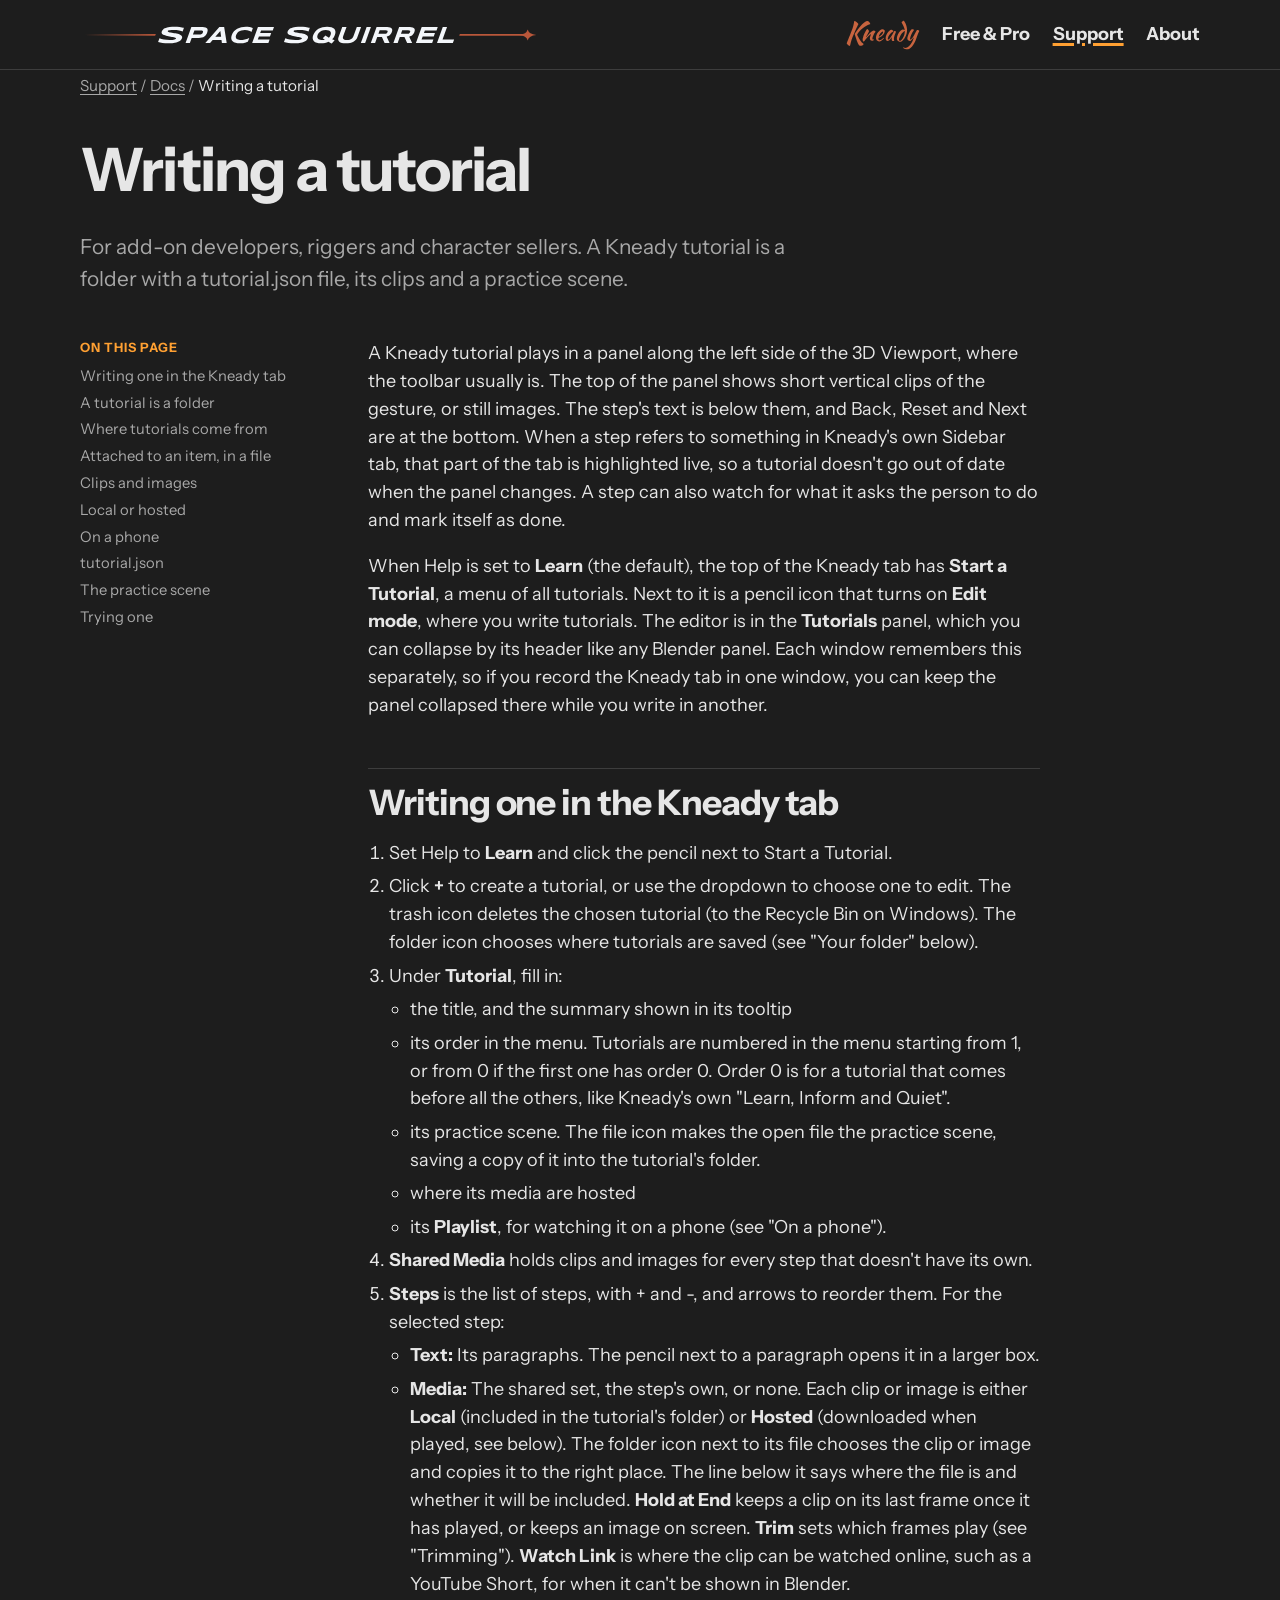
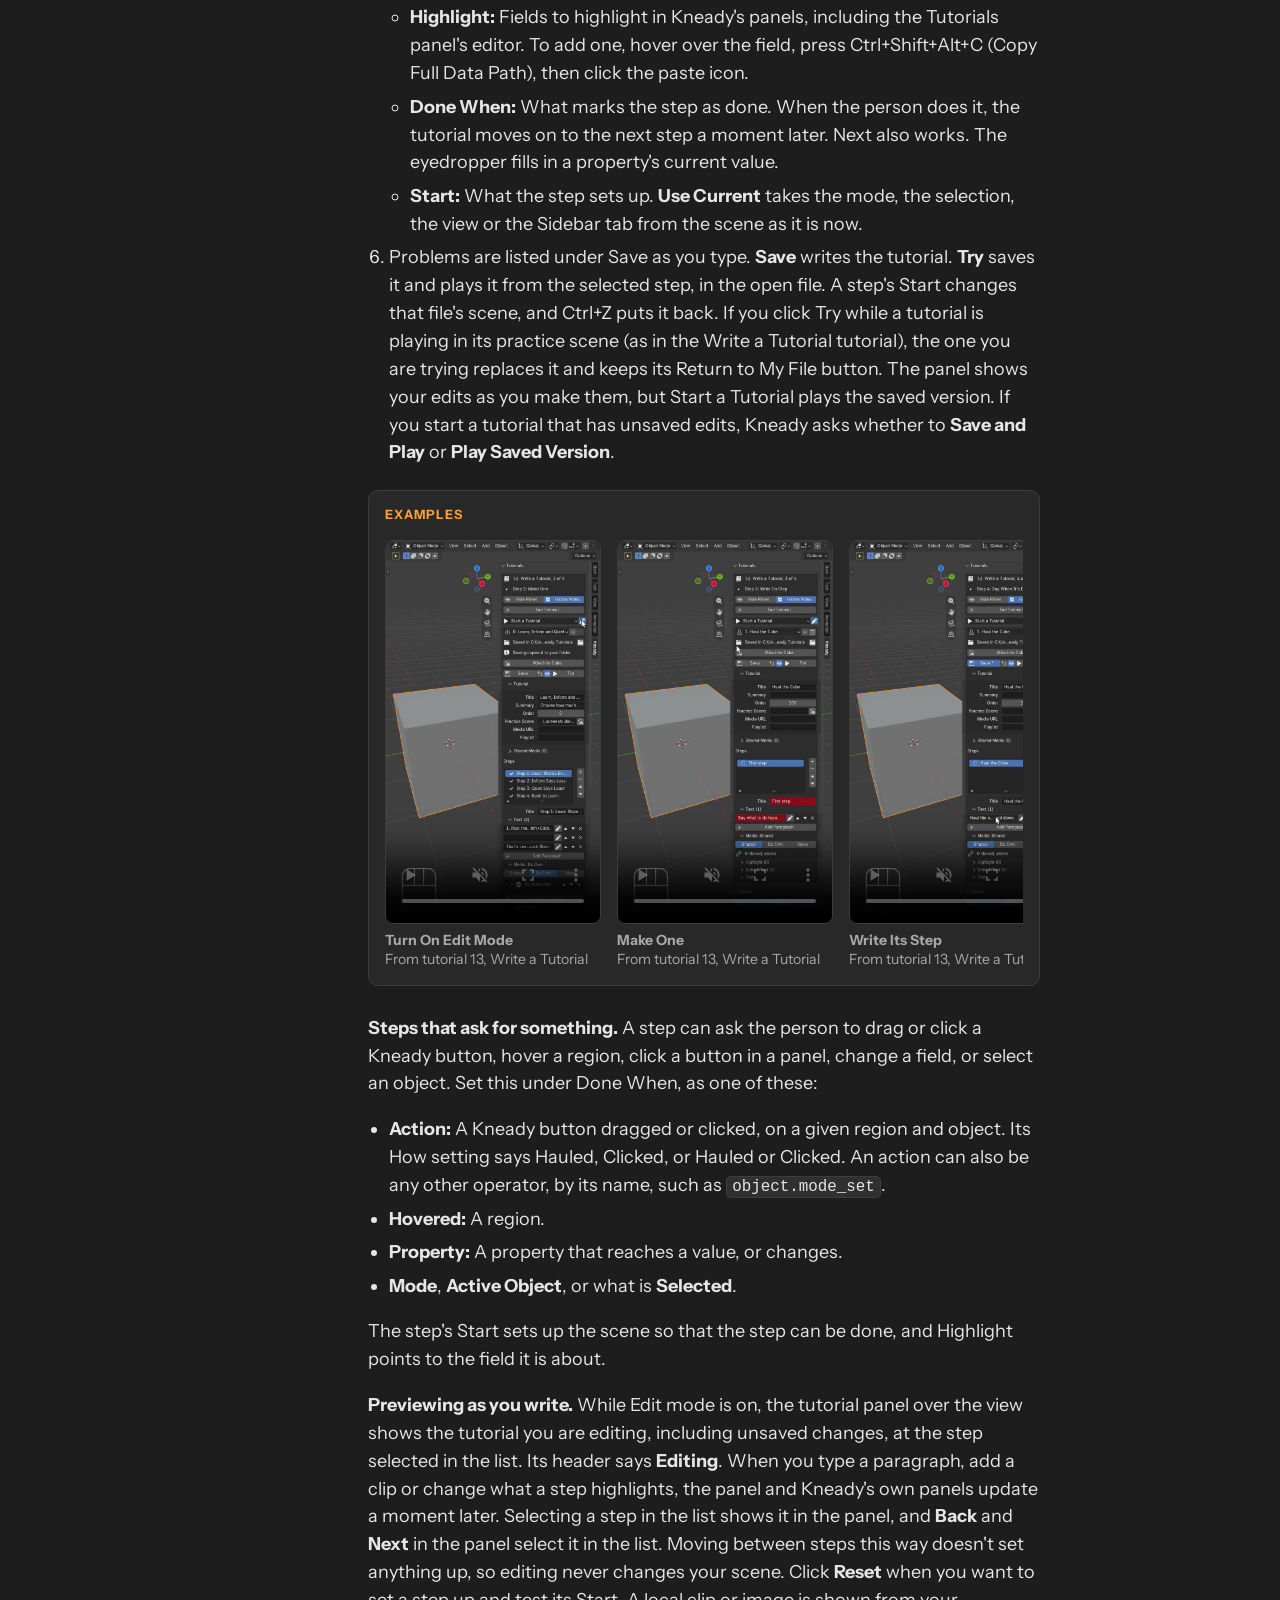
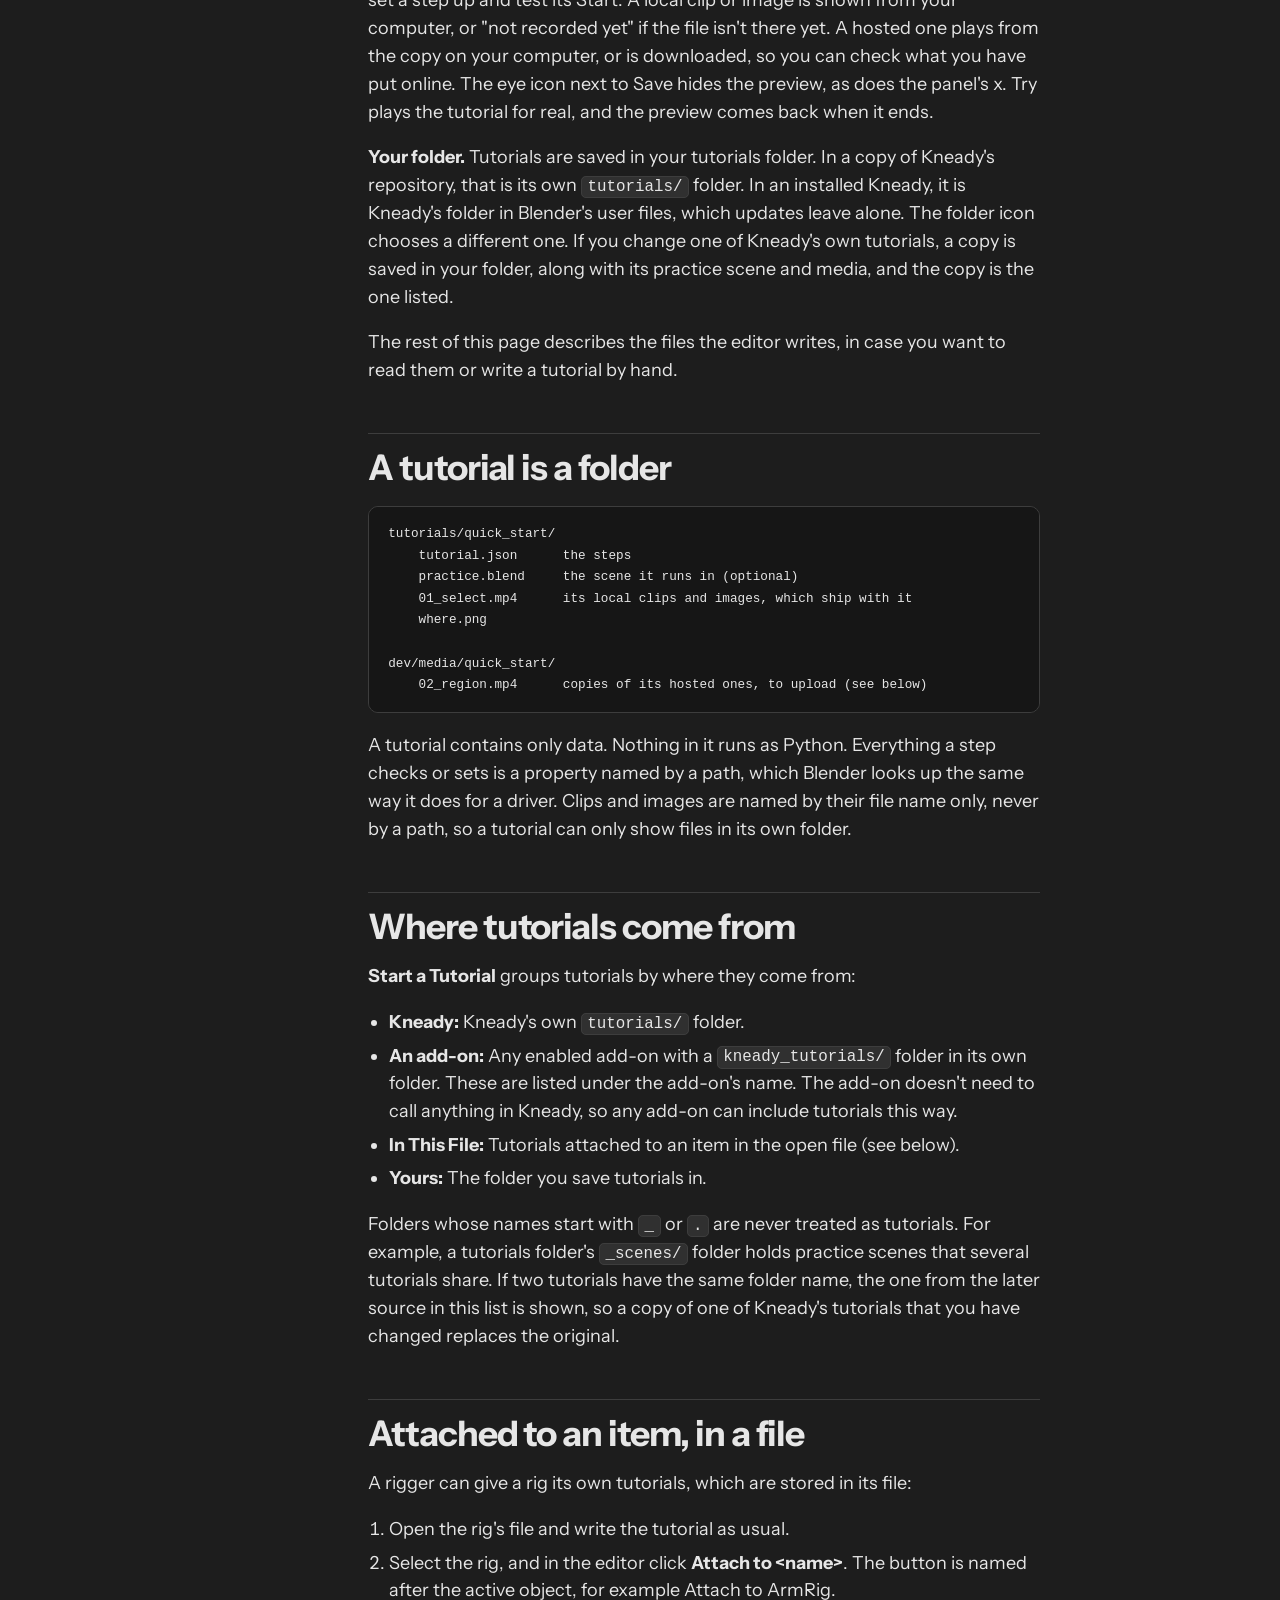
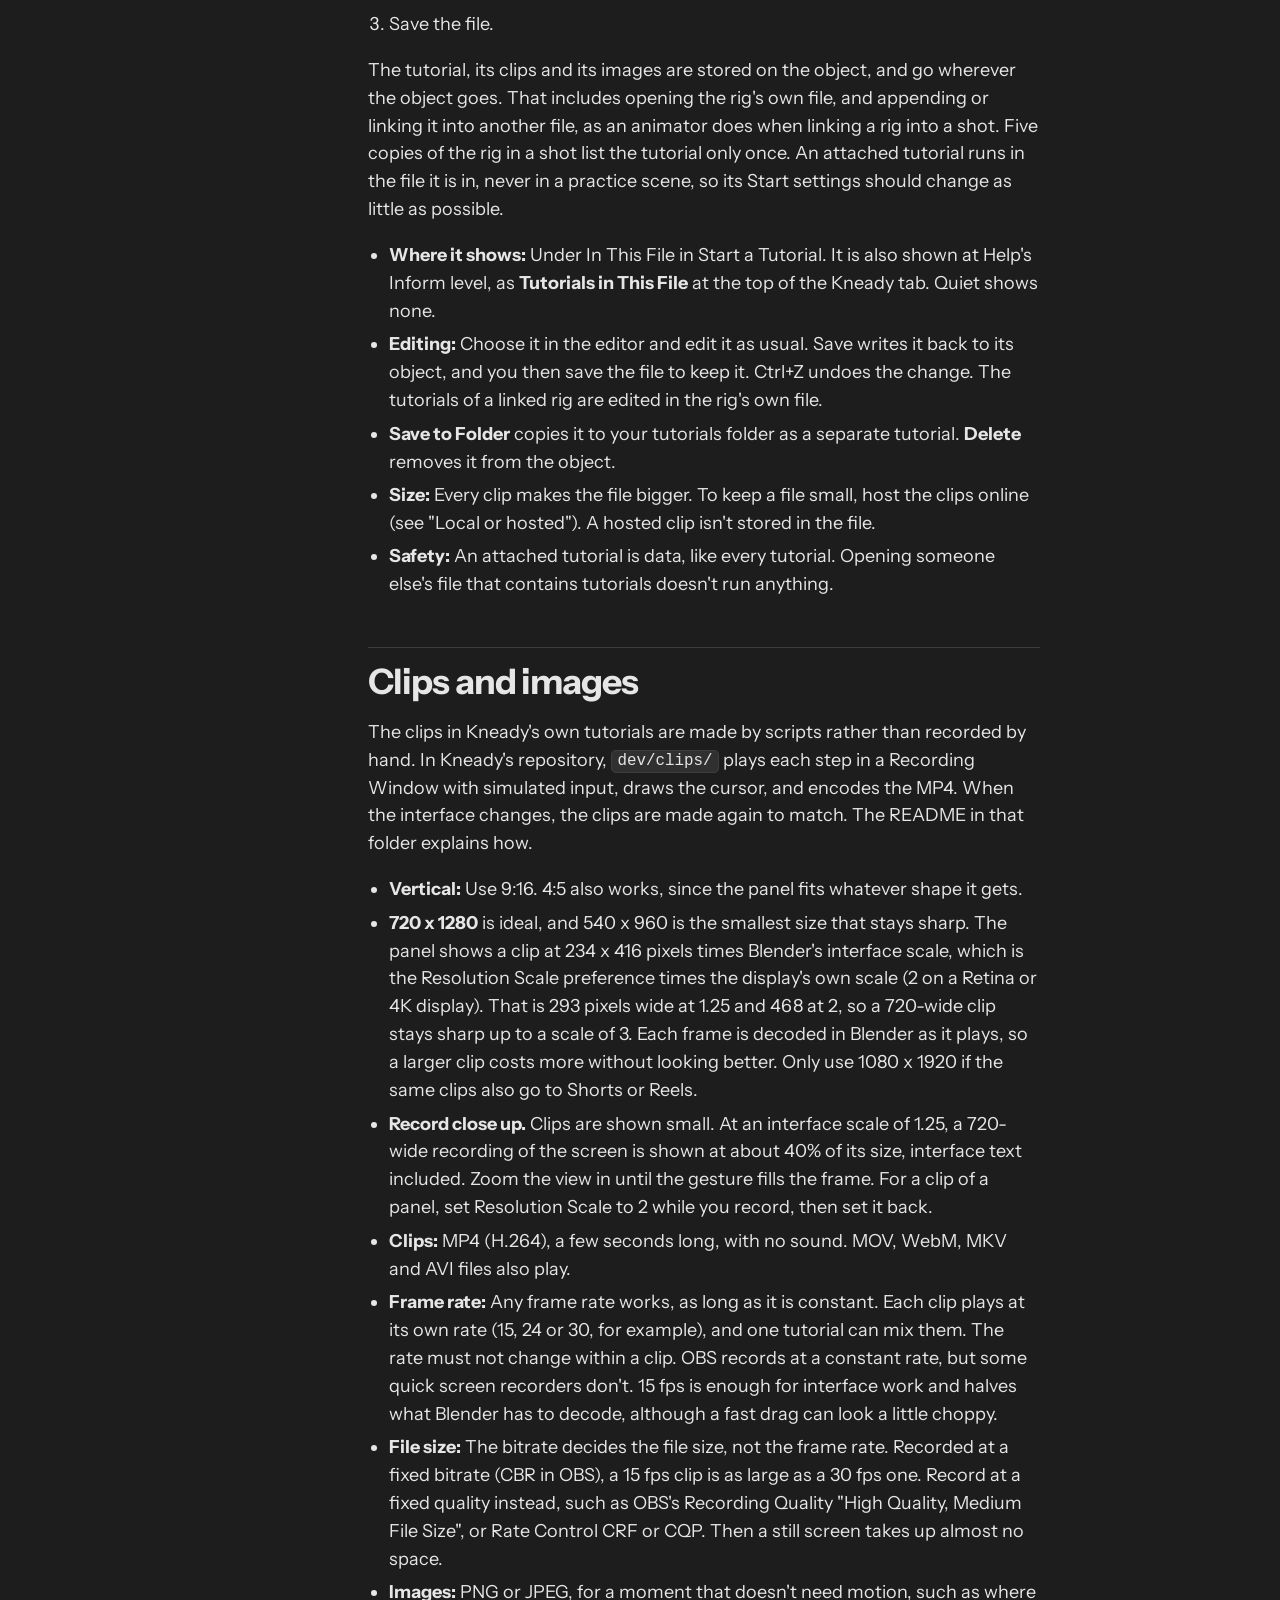
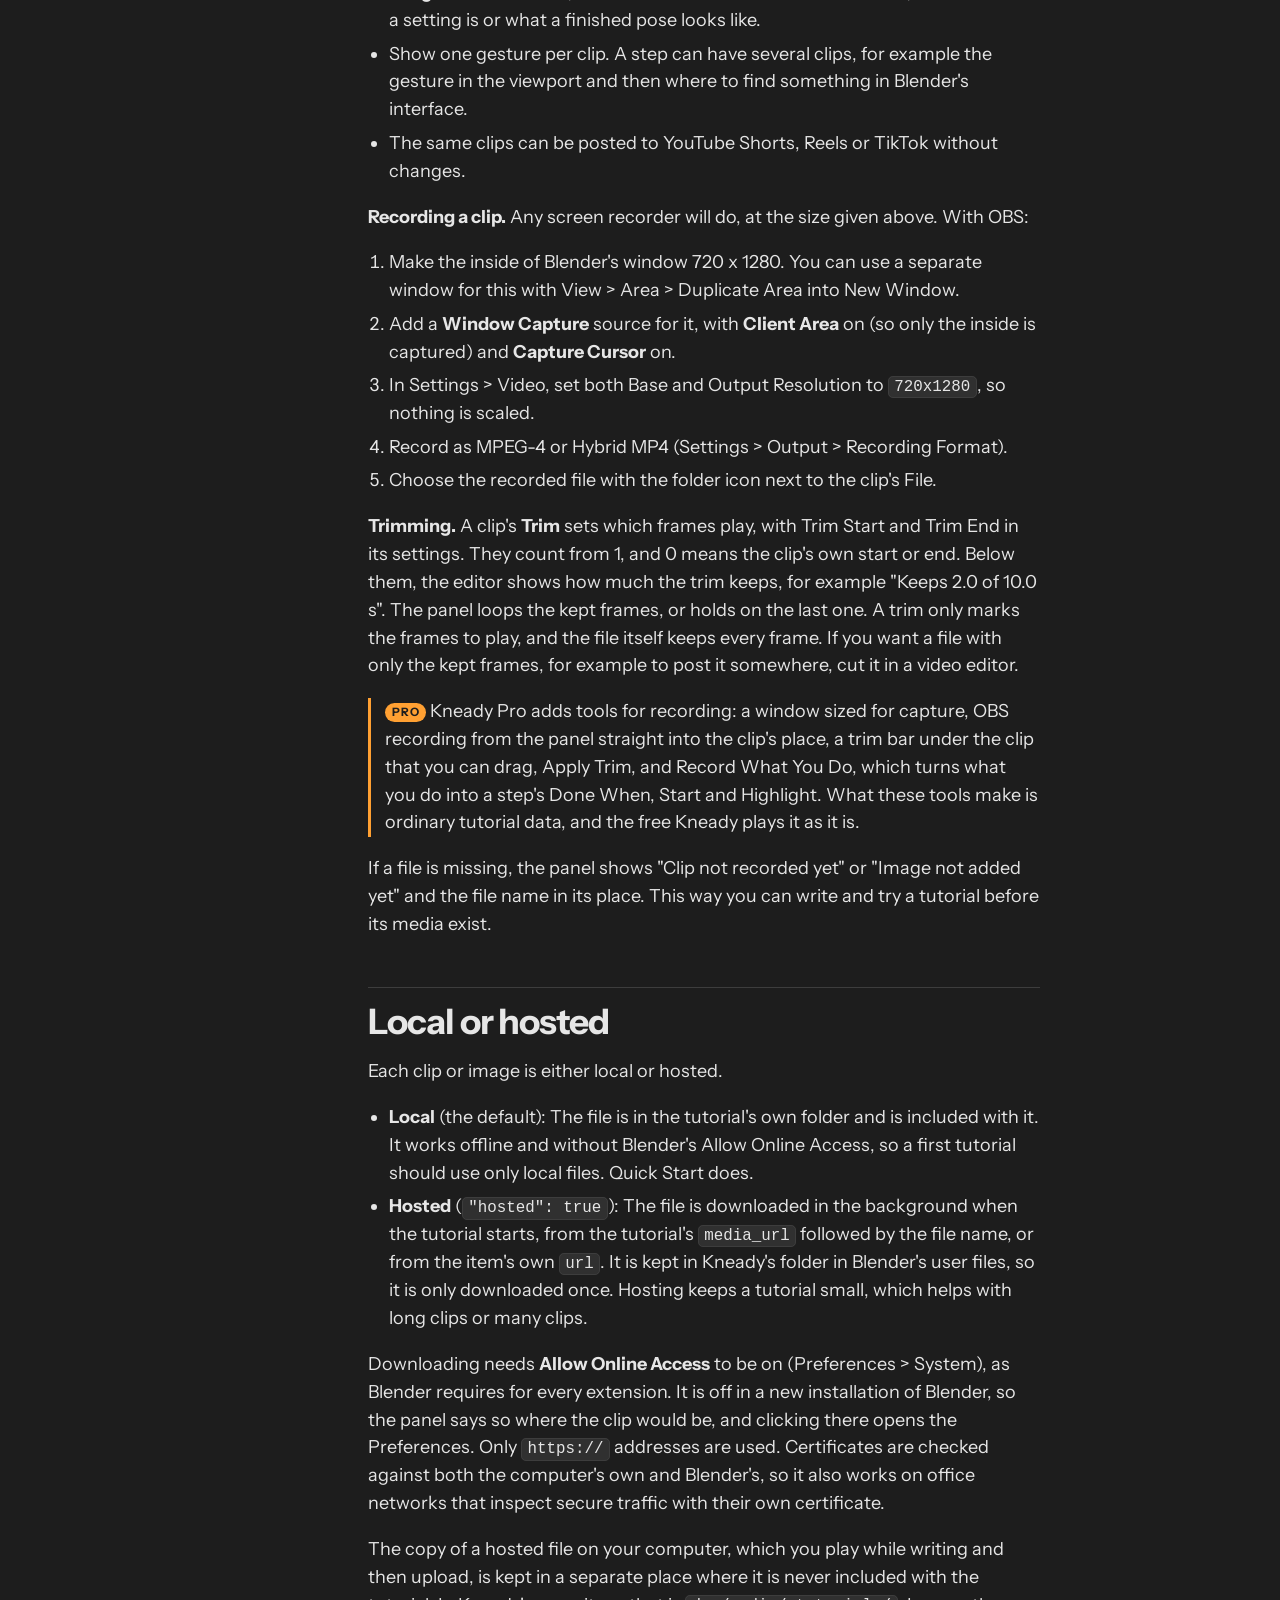
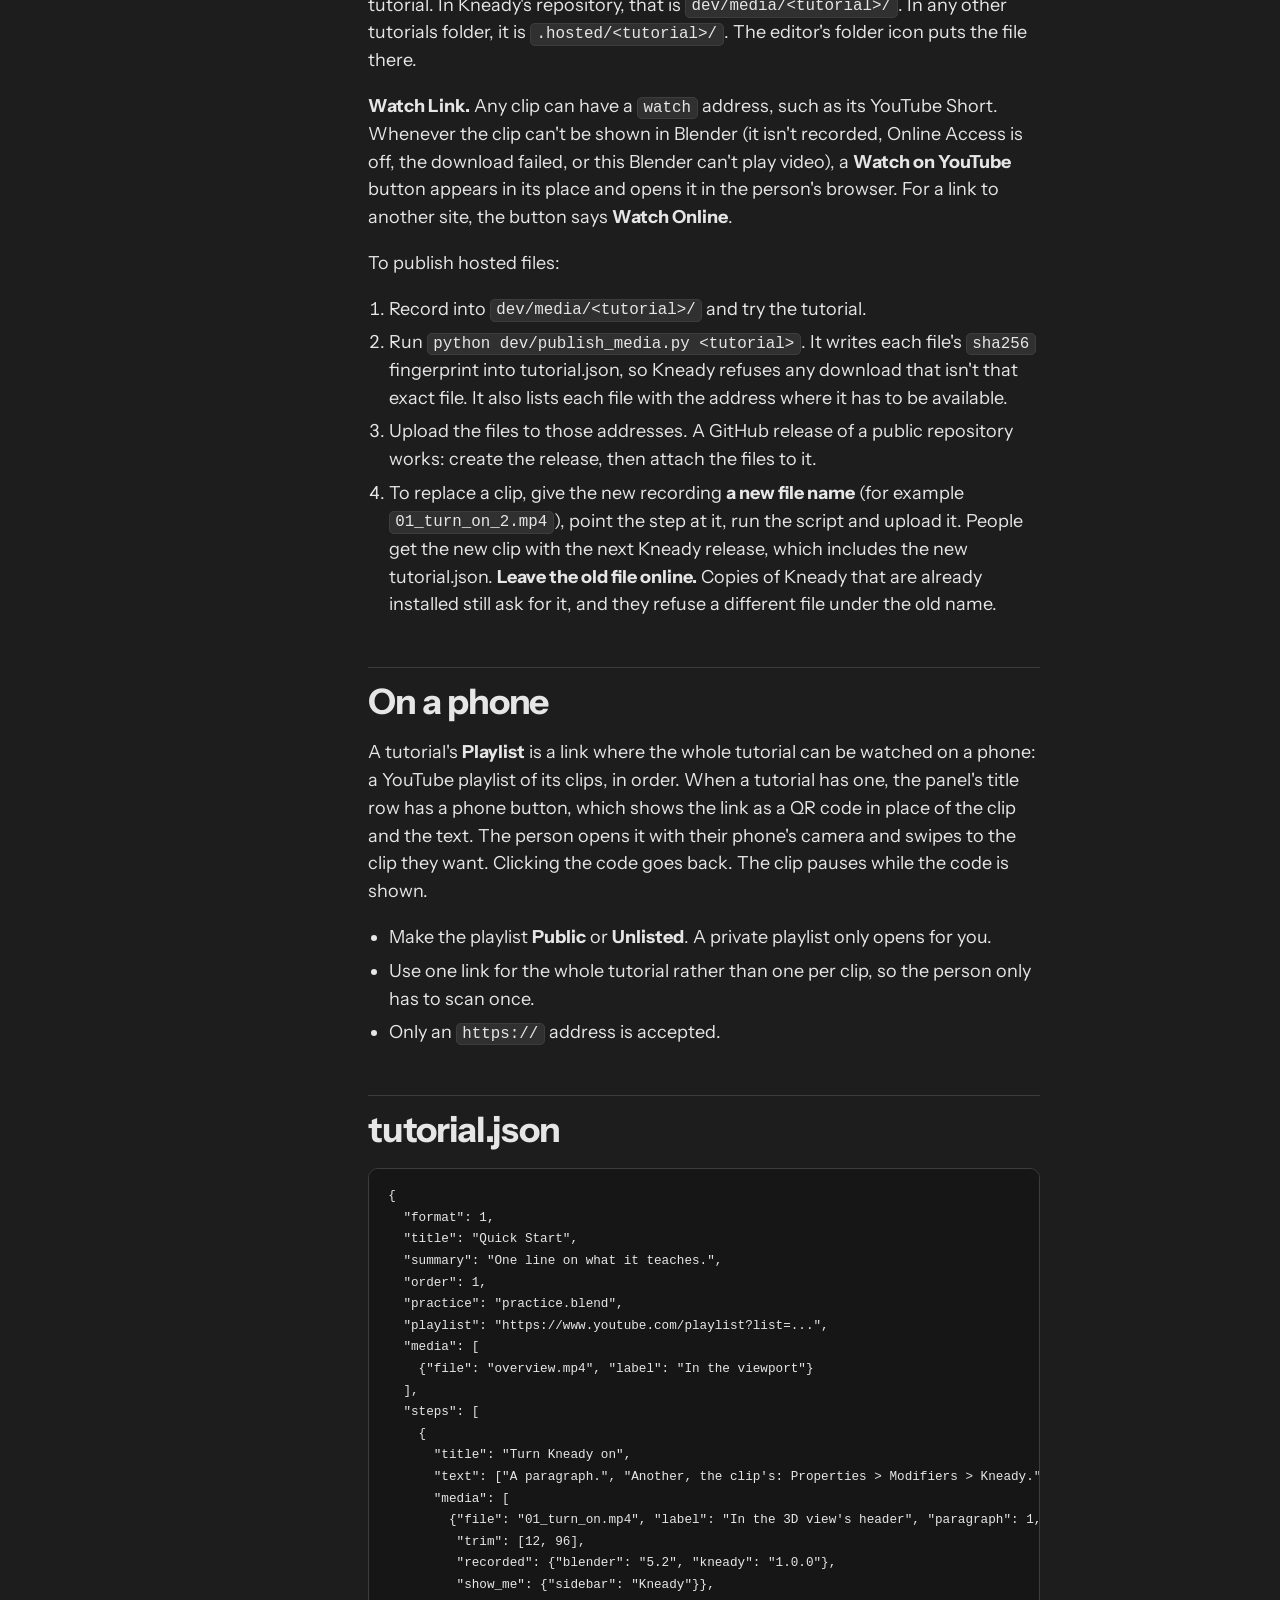
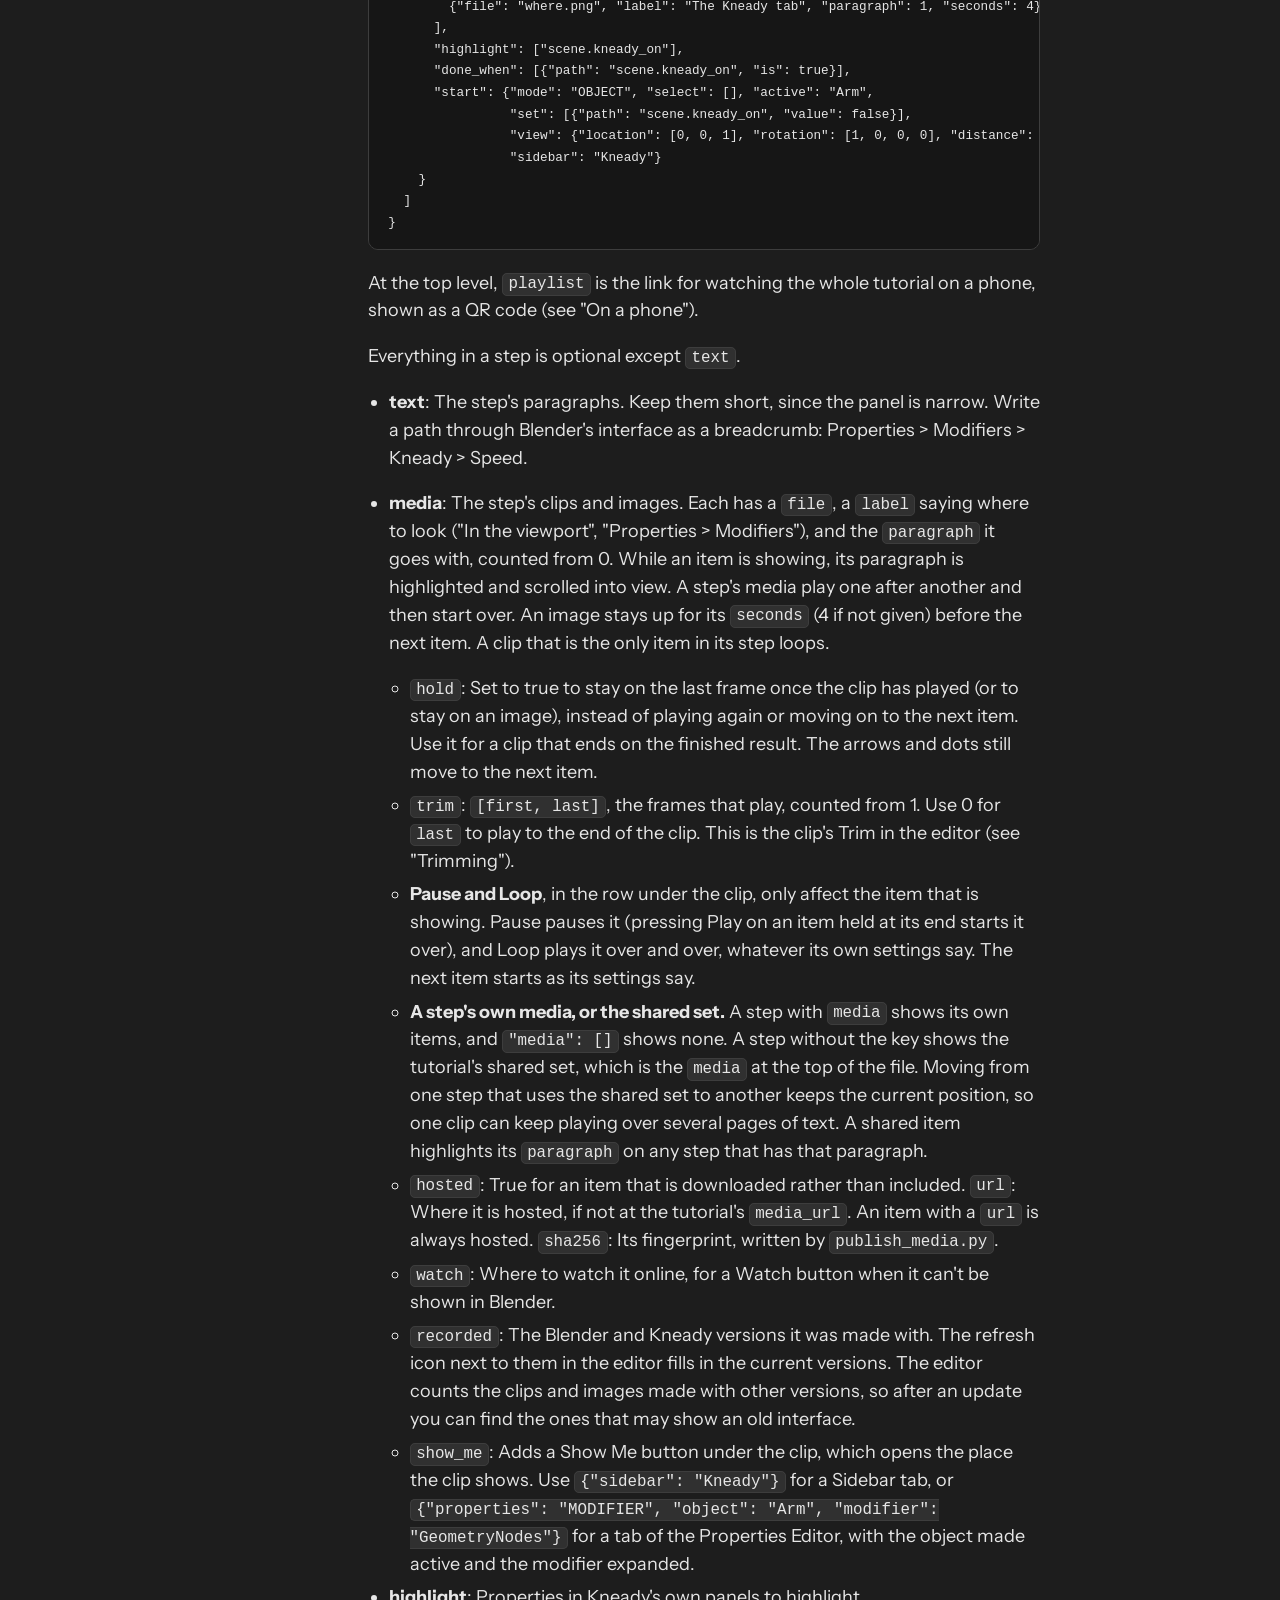
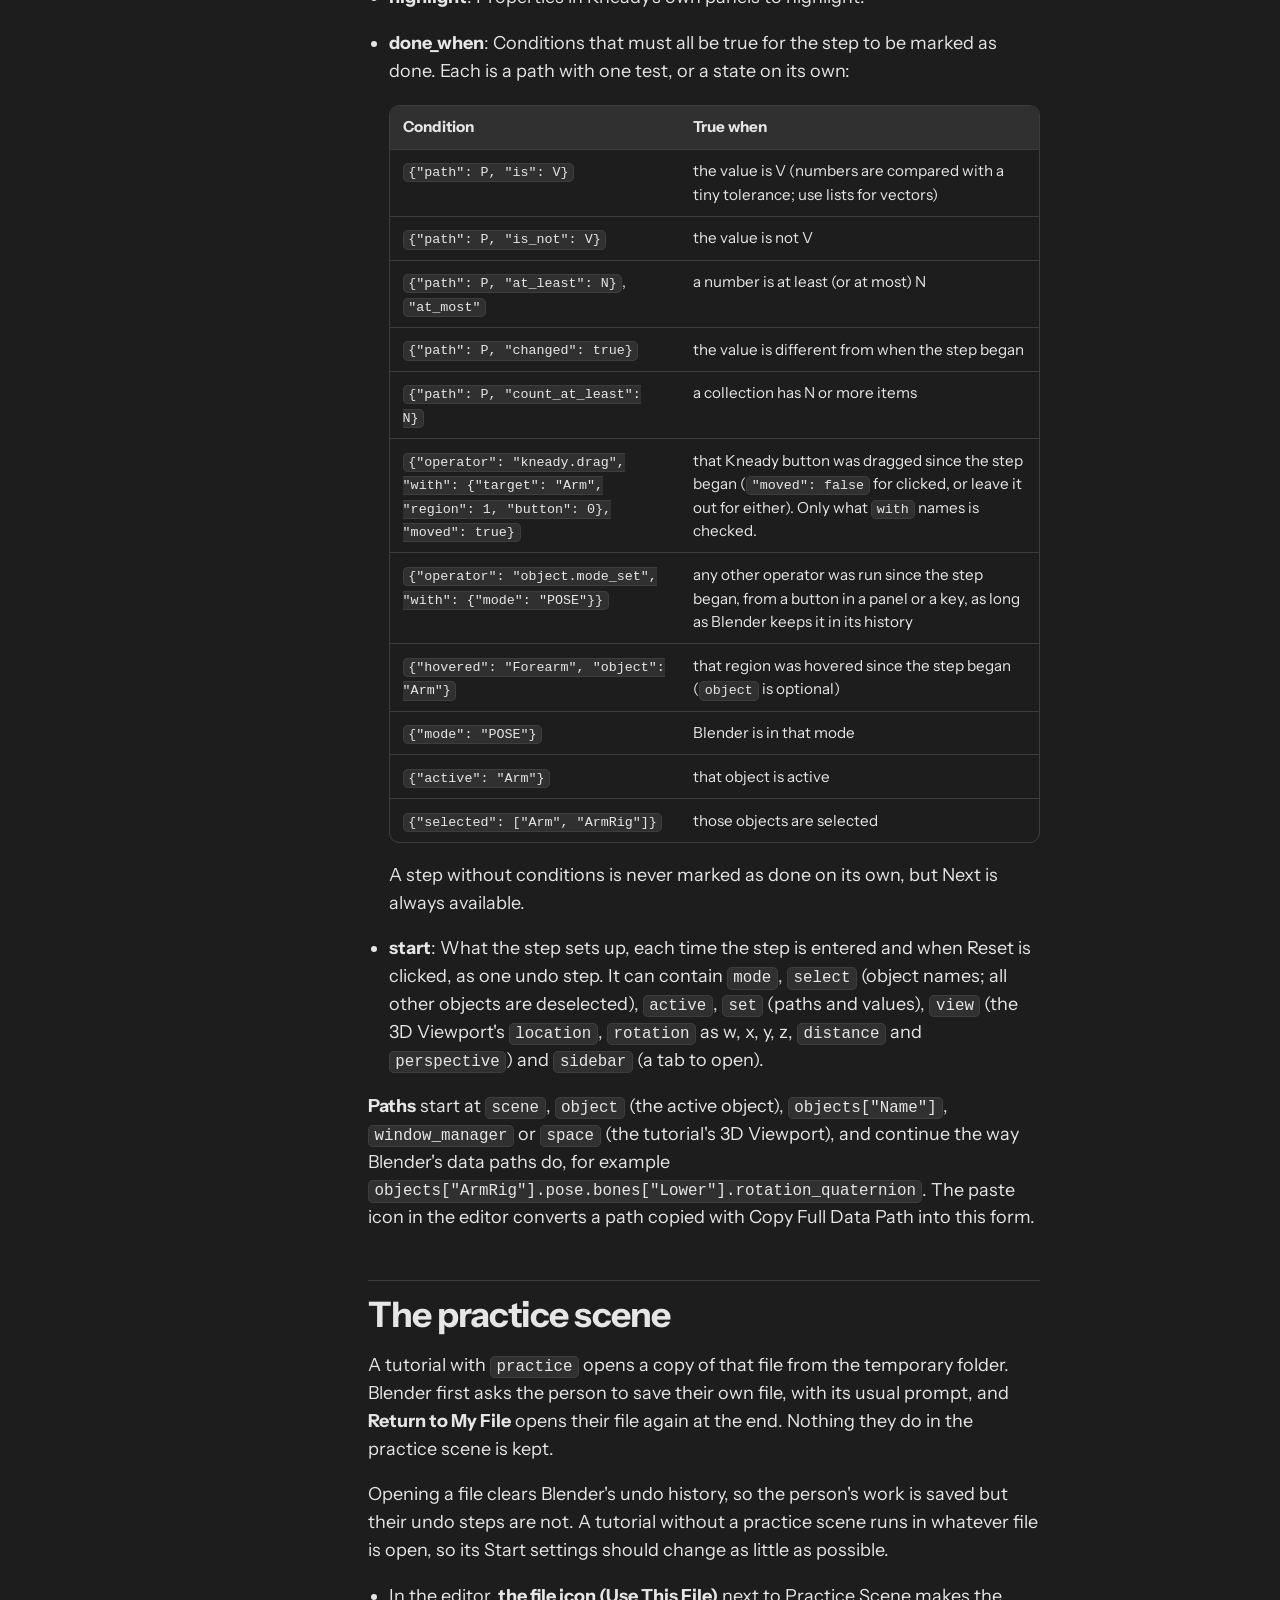
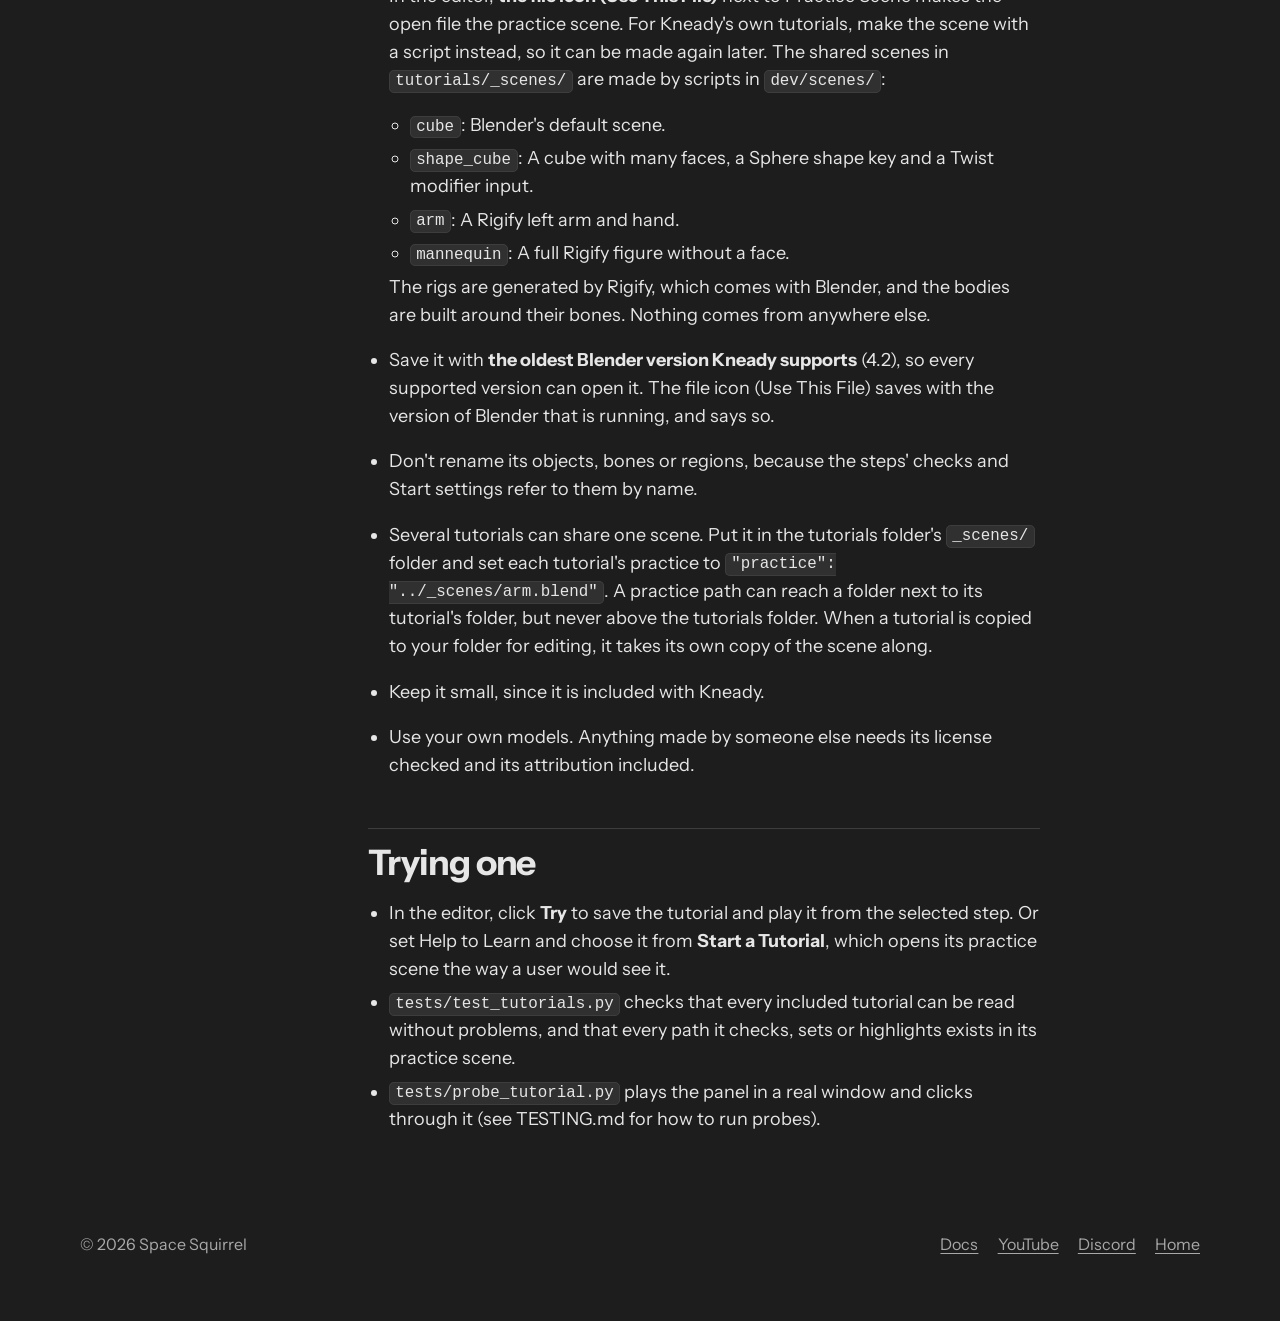
<file: docs/writing-a-tutorial/index.html>
<!doctype html>
<html lang="en">
<head>
<meta charset="utf-8">
<meta name="viewport" content="width=device-width, initial-scale=1">
<title>Writing a tutorial — Kneady Controls docs</title>
<meta name="description" content="How to write a Kneady tutorial: in the Kneady tab, or as tutorial.json by hand.">
<link rel="icon" href="/favicon.svg" type="image/svg+xml">
<link href="https://fonts.googleapis.com" rel="preconnect"/>
<link crossorigin="" href="https://fonts.gstatic.com" rel="preconnect"/>
<link href="https://fonts.googleapis.com/css2?family=Instrument+Sans:wght@400;500;600;700&amp;display=swap" rel="stylesheet"/>
<link rel="stylesheet" href="/style.css?v=943502">
<script src="/docs/docs.js?v=943502" defer></script>
</head>
<body class="docs">
<!-- Made by tools/build_docs.py from the Kneady repository. Edit the source and build again. -->
<a class="skip" href="#main">Skip to content</a>
<div class="wrap">
  <header class="site-head">
<a class="wordmark" href="/"><img alt="Space Squirrel" height="30" src="/brand/spacesquirrel_wordmark_white_terra.svg"/></a>
<nav aria-label="Main" class="site-nav">
<a class="product-link" href="/#kneady"><img alt="Kneady Controls" height="30" src="/brand/kneady_wordmark.svg"/></a>
<a href="/#pricing">Free &amp; Pro</a>
<a aria-current="true" href="/support.html">Support</a>
<a href="/#about">About</a>
</nav>
</header>

  <nav class="crumbs" aria-label="Breadcrumb"><a href="/support.html">Support</a> <span aria-hidden="true">/</span> <a href="/docs/">Docs</a> <span aria-hidden="true">/</span> <span aria-current="page">Writing a tutorial</span></nav>
  <main id="main">
<header class="doc-head"><h1>Writing a tutorial</h1><p class="lede">For add-on developers, riggers and character sellers. A Kneady tutorial is a folder with a tutorial.json file, its clips and a practice scene.</p></header><div class="doc-layout"><nav class="toc" aria-label="Writing a tutorial: contents"><p class="kicker">On this page</p><ol><li><a href="#writing-one-in-the-kneady-tab">Writing one in the Kneady tab</a></li><li><a href="#a-tutorial-is-a-folder">A tutorial is a folder</a></li><li><a href="#where-tutorials-come-from">Where tutorials come from</a></li><li><a href="#attached-to-an-item-in-a-file">Attached to an item, in a file</a></li><li><a href="#clips-and-images">Clips and images</a></li><li><a href="#local-or-hosted">Local or hosted</a></li><li><a href="#on-a-phone">On a phone</a></li><li><a href="#tutorialjson">tutorial.json</a></li><li><a href="#the-practice-scene">The practice scene</a></li><li><a href="#trying-one">Trying one</a></li></ol></nav><article class="doc-article"><div class="prose">
<p>A Kneady tutorial plays in a panel along the left side of the 3D Viewport,
where the toolbar usually is. The top of the panel shows short vertical
clips of the gesture, or still images. The step's text is below them, and
Back, Reset and Next are at the bottom. When a step refers to something in
Kneady's own Sidebar tab, that part of the tab is highlighted live, so a
tutorial doesn't go out of date when the panel changes. A step can also
watch for what it asks the person to do and mark itself as done.</p>
<p>When Help is set to <strong>Learn</strong> (the default), the top of the Kneady tab has
<strong>Start a Tutorial</strong>, a menu of all tutorials. Next to it is a pencil icon
that turns on <strong>Edit mode</strong>, where you write tutorials. The editor is in
the <strong>Tutorials</strong> panel, which you can collapse by its header like any
Blender panel. Each window remembers this separately, so if you record the
Kneady tab in one window, you can keep the panel collapsed there while you
write in another.</p>
<h2 id="writing-one-in-the-kneady-tab">Writing one in the Kneady tab</h2>
<ol>
<li>Set Help to <strong>Learn</strong> and click the pencil next to Start a Tutorial.</li>
<li>Click <strong>+</strong> to create a tutorial, or use the dropdown to choose one to
edit. The trash icon deletes the chosen tutorial (to the Recycle Bin on
Windows). The folder icon chooses where tutorials are saved (see "Your
folder" below).</li>
<li>Under <strong>Tutorial</strong>, fill in:
<ul>
<li>the title, and the summary shown in its tooltip</li>
<li>its order in the menu. Tutorials are numbered in the menu starting
from 1, or from 0 if the first one has order 0. Order 0 is for a
tutorial that comes before all the others, like Kneady's own "Learn,
Inform and Quiet".</li>
<li>its practice scene. The file icon makes the open file the practice
scene, saving a copy of it into the tutorial's folder.</li>
<li>where its media are hosted</li>
<li>its <strong>Playlist</strong>, for watching it on a phone (see "On a phone").</li>
</ul>
</li>
<li><strong>Shared Media</strong> holds clips and images for every step that doesn't
have its own.</li>
<li><strong>Steps</strong> is the list of steps, with + and -, and arrows to reorder
them. For the selected step:
<ul>
<li><strong>Text:</strong> Its paragraphs. The pencil next to a paragraph opens it in
a larger box.</li>
<li><strong>Media:</strong> The shared set, the step's own, or none. Each clip or image
is either <strong>Local</strong> (included in the tutorial's folder) or <strong>Hosted</strong>
(downloaded when played, see below). The folder icon next to its file
chooses the clip or image and copies it to the right place. The line
below it says where the file is and whether it will be included.
<strong>Hold at End</strong> keeps a clip on its last frame once it has played, or
keeps an image on screen.
<strong>Trim</strong> sets which frames play (see "Trimming"). <strong>Watch Link</strong> is
where the clip can be watched online, such as a YouTube Short, for
when it can't be shown in Blender.</li>
<li><strong>Highlight:</strong> Fields to highlight in Kneady's panels, including the
Tutorials panel's editor. To add one, hover over the field, press
Ctrl+Shift+Alt+C (Copy Full Data Path), then click the paste icon.</li>
<li><strong>Done When:</strong> What marks the step as done. When the person does it,
the tutorial moves on to the next step a moment later. Next also
works. The eyedropper fills in a property's current value.</li>
<li><strong>Start:</strong> What the step sets up. <strong>Use Current</strong> takes the mode, the
selection, the view or the Sidebar tab from the scene as it is now.</li>
</ul>
</li>
<li>Problems are listed under Save as you type. <strong>Save</strong> writes the
tutorial. <strong>Try</strong> saves it and plays it from the selected step, in the
open file. A step's Start changes that file's scene, and Ctrl+Z puts it
back. If you click Try while a tutorial is playing in its practice scene
(as in the Write a Tutorial tutorial), the one you are trying replaces
it and keeps its Return to My File button. The panel shows your edits as
you make them, but Start a Tutorial plays the saved version. If you
start a tutorial that has unsaved edits, Kneady asks whether to <strong>Save
and Play</strong> or <strong>Play Saved Version</strong>.</li>
</ol><div class="doc-clips"><p class="kicker">Examples</p><div class="clip-row"><figure class="clip"><video aria-label="Write a Tutorial, Step 1: Turn On Edit Mode" class="clip-video" controls="" data-poster="/docs/media/write_tutorial/01_edit.jpg" height="1280" loop="" muted="" playsinline="" preload="none" width="720"><source src="/docs/media/write_tutorial/01_edit.mp4" type="video/mp4"/></video><figcaption><strong>Turn On Edit Mode</strong><span>From tutorial 13, Write a Tutorial</span></figcaption></figure><figure class="clip"><video aria-label="Write a Tutorial, Step 2: Make One" class="clip-video" controls="" data-poster="/docs/media/write_tutorial/02_new.jpg" height="1280" loop="" muted="" playsinline="" preload="none" width="720"><source src="/docs/media/write_tutorial/02_new.mp4" type="video/mp4"/></video><figcaption><strong>Make One</strong><span>From tutorial 13, Write a Tutorial</span></figcaption></figure><figure class="clip"><video aria-label="Write a Tutorial, Step 3: Write Its Step" class="clip-video" controls="" data-poster="/docs/media/write_tutorial/03_write.jpg" height="1280" loop="" muted="" playsinline="" preload="none" width="720"><source src="/docs/media/write_tutorial/03_write.mp4" type="video/mp4"/></video><figcaption><strong>Write Its Step</strong><span>From tutorial 13, Write a Tutorial</span></figcaption></figure><figure class="clip"><video aria-label="Write a Tutorial, Step 4: Say When It's Done" class="clip-video" controls="" data-poster="/docs/media/write_tutorial/04_done.jpg" height="1280" loop="" muted="" playsinline="" preload="none" width="720"><source src="/docs/media/write_tutorial/04_done.mp4" type="video/mp4"/></video><figcaption><strong>Say When It's Done</strong><span>From tutorial 13, Write a Tutorial</span></figcaption></figure><figure class="clip"><video aria-label="Write a Tutorial, Step 5: Try It" class="clip-video" controls="" data-poster="/docs/media/write_tutorial/05_try.jpg" height="1280" loop="" muted="" playsinline="" preload="none" width="720"><source src="/docs/media/write_tutorial/05_try.mp4" type="video/mp4"/></video><figcaption><strong>Try It</strong><span>From tutorial 13, Write a Tutorial</span></figcaption></figure></div></div>
<p><strong>Steps that ask for something.</strong> A step can ask the person to drag or
click a Kneady button, hover a region, click a button in a panel, change a
field, or select an object. Set this under Done When, as one of these:</p>
<ul>
<li><strong>Action:</strong> A Kneady button dragged or clicked, on a given region and
object. Its How setting says Hauled, Clicked, or Hauled or Clicked. An
action can also be any other operator, by its name, such as
<code>object.mode_set</code>.</li>
<li><strong>Hovered:</strong> A region.</li>
<li><strong>Property:</strong> A property that reaches a value, or changes.</li>
<li><strong>Mode</strong>, <strong>Active Object</strong>, or what is <strong>Selected</strong>.</li>
</ul>
<p>The step's Start sets up the scene so that the step can be done, and
Highlight points to the field it is about.</p>
<p><strong>Previewing as you write.</strong> While Edit mode is on, the tutorial panel
over the view shows the tutorial you are editing, including unsaved
changes, at the step selected in the list. Its header says <strong>Editing</strong>.
When you type a paragraph, add a clip or change what a step highlights,
the panel and Kneady's own panels update a moment later. Selecting a step
in the list shows it in the panel, and <strong>Back</strong> and <strong>Next</strong> in the panel
select it in the list. Moving between steps this way doesn't set anything
up, so editing never changes your scene. Click <strong>Reset</strong> when you want to
set a step up and test its Start. A local clip or image is shown from your
computer, or "not recorded yet" if the file isn't there yet. A hosted one
plays from the copy on your computer, or is downloaded, so you can check
what you have put online. The eye icon next to Save hides the preview, as
does the panel's x. Try plays the tutorial for real, and the preview comes
back when it ends.</p>
<p><strong>Your folder.</strong> Tutorials are saved in your tutorials folder. In a copy
of Kneady's repository, that is its own <code>tutorials/</code> folder. In an
installed Kneady, it is Kneady's folder in Blender's user files, which
updates leave alone. The folder icon chooses a different one. If you
change one of Kneady's own tutorials, a copy is saved in your folder,
along with its practice scene and media, and the copy is the one listed.</p>
<p>The rest of this page describes the files the editor writes, in case you
want to read them or write a tutorial by hand.</p>
<h2 id="a-tutorial-is-a-folder">A tutorial is a folder</h2>
<div aria-label="Code" class="scroll-x" role="region" tabindex="0"><pre><code>tutorials/quick_start/
    tutorial.json      the steps
    practice.blend     the scene it runs in (optional)
    01_select.mp4      its local clips and images, which ship with it
    where.png

dev/media/quick_start/
    02_region.mp4      copies of its hosted ones, to upload (see below)
</code></pre></div>
<p>A tutorial contains only data. Nothing in it runs as Python. Everything a
step checks or sets is a property named by a path, which Blender looks up
the same way it does for a driver. Clips and images are named by their
file name only, never by a path, so a tutorial can only show files in its
own folder.</p>
<h2 id="where-tutorials-come-from">Where tutorials come from</h2>
<p><strong>Start a Tutorial</strong> groups tutorials by where they come from:</p>
<ul>
<li><strong>Kneady:</strong> Kneady's own <code>tutorials/</code> folder.</li>
<li><strong>An add-on:</strong> Any enabled add-on with a <code>kneady_tutorials/</code> folder in
its own folder. These are listed under the add-on's name. The add-on
doesn't need to call anything in Kneady, so any add-on can include
tutorials this way.</li>
<li><strong>In This File:</strong> Tutorials attached to an item in the open file (see
below).</li>
<li><strong>Yours:</strong> The folder you save tutorials in.</li>
</ul>
<p>Folders whose names start with <code>_</code> or <code>.</code> are never treated as tutorials.
For example, a tutorials folder's <code>_scenes/</code> folder holds practice scenes
that several tutorials share. If two tutorials have the same folder name,
the one from the later source in this list is shown, so a copy of one of
Kneady's tutorials that you have changed replaces the original.</p>
<h2 id="attached-to-an-item-in-a-file">Attached to an item, in a file</h2>
<p>A rigger can give a rig its own tutorials, which are stored in its file:</p>
<ol>
<li>Open the rig's file and write the tutorial as usual.</li>
<li>Select the rig, and in the editor click <strong>Attach to &lt;name&gt;</strong>. The
button is named after the active object, for example Attach to ArmRig.</li>
<li>Save the file.</li>
</ol>
<p>The tutorial, its clips and its images are stored on the object, and go
wherever the object goes. That includes opening the rig's own file, and
appending or linking it into another file, as an animator does when
linking a rig into a shot. Five copies of the rig in a shot list the
tutorial only once. An attached tutorial runs in the file it is in, never
in a practice scene, so its Start settings should change as little as
possible.</p>
<ul>
<li><strong>Where it shows:</strong> Under In This File in Start a Tutorial. It is also
shown at Help's Inform level, as <strong>Tutorials in This File</strong> at the top of
the Kneady tab. Quiet shows none.</li>
<li><strong>Editing:</strong> Choose it in the editor and edit it as usual. Save writes it
back to its object, and you then save the file to keep it. Ctrl+Z undoes
the change. The tutorials of a linked rig are edited in the rig's own
file.</li>
<li><strong>Save to Folder</strong> copies it to your tutorials folder as a separate
tutorial. <strong>Delete</strong> removes it from the object.</li>
<li><strong>Size:</strong> Every clip makes the file bigger. To keep a file small, host
the clips online (see "Local or hosted"). A hosted clip isn't stored in
the file.</li>
<li><strong>Safety:</strong> An attached tutorial is data, like every tutorial. Opening
someone else's file that contains tutorials doesn't run anything.</li>
</ul>
<h2 id="clips-and-images">Clips and images</h2>
<p>The clips in Kneady's own tutorials are made by scripts rather than
recorded by hand. In Kneady's repository, <code>dev/clips/</code> plays each step in
a Recording Window with simulated input, draws the cursor, and encodes the
MP4. When the interface changes, the clips are made again to match. The
README in that folder explains how.</p>
<ul>
<li><strong>Vertical:</strong> Use 9:16. 4:5 also works, since the panel fits whatever
shape it gets.</li>
<li><strong>720 x 1280</strong> is ideal, and 540 x 960 is the smallest size that stays
sharp. The panel shows a clip at 234 x 416 pixels times Blender's
interface scale, which is the Resolution Scale preference times the
display's own scale (2 on a Retina or 4K display). That is 293 pixels
wide at 1.25 and 468 at 2, so a 720-wide clip stays sharp up to a scale
of 3. Each frame is decoded in Blender as it plays, so a larger clip
costs more without looking better. Only use 1080 x 1920 if the same
clips also go to Shorts or Reels.</li>
<li><strong>Record close up.</strong> Clips are shown small. At an interface scale of
1.25, a 720-wide recording of the screen is shown at about 40% of its
size, interface text included. Zoom the view in until the gesture fills
the frame. For a clip of a panel, set Resolution Scale to 2 while you
record, then set it back.</li>
<li><strong>Clips:</strong> MP4 (H.264), a few seconds long, with no sound. MOV, WebM,
MKV and AVI files also play.</li>
<li><strong>Frame rate:</strong> Any frame rate works, as long as it is constant. Each
clip plays at its own rate (15, 24 or 30, for example), and one tutorial
can mix them. The rate must not change within a clip. OBS records at a
constant rate, but some quick screen recorders don't. 15 fps is enough
for interface work and halves what Blender has to decode, although a
fast drag can look a little choppy.</li>
<li><strong>File size:</strong> The bitrate decides the file size, not the frame rate. Recorded at a fixed bitrate (CBR in OBS), a 15 fps clip is as
large as a 30 fps one. Record at a fixed quality instead, such as OBS's
Recording Quality "High Quality, Medium File Size", or Rate Control CRF
or CQP. Then a still screen takes up almost no space.</li>
<li><strong>Images:</strong> PNG or JPEG, for a moment that doesn't need motion, such as
where a setting is or what a finished pose looks like.</li>
<li>Show one gesture per clip. A step can have several clips, for example
the gesture in the viewport and then where to find something in
Blender's interface.</li>
<li>The same clips can be posted to YouTube Shorts, Reels or TikTok without
changes.</li>
</ul>
<p><strong>Recording a clip.</strong> Any screen recorder will do, at the size given
above. With OBS:</p>
<ol>
<li>Make the inside of Blender's window 720 x 1280. You can use a separate
window for this with View &gt; Area &gt; Duplicate Area into New Window.</li>
<li>Add a <strong>Window Capture</strong> source for it, with <strong>Client Area</strong> on (so
only the inside is captured) and <strong>Capture Cursor</strong> on.</li>
<li>In Settings &gt; Video, set both Base and Output Resolution to <code>720x1280</code>,
so nothing is scaled.</li>
<li>Record as MPEG-4 or Hybrid MP4 (Settings &gt; Output &gt; Recording Format).</li>
<li>Choose the recorded file with the folder icon next to the clip's File.</li>
</ol>
<p><strong>Trimming.</strong> A clip's <strong>Trim</strong> sets which frames play, with Trim Start
and Trim End in its settings. They count from 1, and 0 means the clip's
own start or end. Below them, the editor shows how much the trim keeps,
for example "Keeps 2.0 of 10.0 s". The panel loops the kept frames, or
holds on the last one. A trim only marks the frames to play, and the file
itself keeps every frame. If you want a file with only the kept frames,
for example to post it somewhere, cut it in a video editor.</p>
<p class="pro-only"><span class="badge-pro">Pro</span> Kneady Pro adds tools for recording: a window sized for capture, OBS
recording from the panel straight into the clip's place, a trim bar under
the clip that you can drag, Apply Trim, and Record What You Do,
which turns what you do into a step's Done When, Start and Highlight. What
these tools make is ordinary tutorial data, and the free Kneady plays it
as it is.</p>
<p>If a file is missing, the panel shows "Clip not recorded yet" or "Image
not added yet" and the file name in its place. This way you can write and
try a tutorial before its media exist.</p>
<h2 id="local-or-hosted">Local or hosted</h2>
<p>Each clip or image is either local or hosted.</p>
<ul>
<li><strong>Local</strong> (the default): The file is in the tutorial's own folder and is
included with it. It works offline and without Blender's Allow Online
Access, so a first tutorial should use only local files. Quick Start
does.</li>
<li><strong>Hosted</strong> (<code>"hosted": true</code>): The file is downloaded in the background
when the tutorial starts, from the tutorial's <code>media_url</code> followed by the
file name, or from the item's own <code>url</code>. It is kept in Kneady's folder
in Blender's user files, so it is only downloaded once. Hosting keeps a
tutorial small, which helps with long clips or many clips.</li>
</ul>
<p>Downloading needs <strong>Allow Online Access</strong> to be on (Preferences &gt;
System), as Blender requires for every extension. It is off in a new
installation of Blender, so the panel says so where the clip would be,
and clicking there opens the Preferences. Only <code>https://</code> addresses are
used. Certificates are checked against both the computer's own and
Blender's, so it also works on office networks that inspect secure
traffic with their own certificate.</p>
<p>The copy of a hosted file on your computer, which you play while writing
and then upload, is kept in a separate place where it is never included
with the tutorial. In Kneady's repository, that is
<code>dev/media/&lt;tutorial&gt;/</code>. In any other tutorials folder, it is
<code>.hosted/&lt;tutorial&gt;/</code>. The editor's folder icon puts the file there.</p>
<p><strong>Watch Link.</strong> Any clip can have a <code>watch</code> address, such as its YouTube
Short. Whenever the clip can't be shown in Blender (it isn't recorded,
Online Access is off, the download failed, or this Blender can't play
video), a <strong>Watch on YouTube</strong> button appears in its place and opens it in
the person's browser. For a link to another site, the button says <strong>Watch
Online</strong>.</p>
<p>To publish hosted files:</p>
<ol>
<li>Record into <code>dev/media/&lt;tutorial&gt;/</code> and try the tutorial.</li>
<li>Run <code>python dev/publish_media.py &lt;tutorial&gt;</code>. It writes each file's
<code>sha256</code> fingerprint into tutorial.json, so Kneady refuses any download
that isn't that exact file. It also lists each file with the address
where it has to be available.</li>
<li>Upload the files to those addresses. A GitHub release of a public
repository works: create the release, then attach the files to it.</li>
<li>To replace a clip, give the new recording <strong>a new file name</strong> (for
example <code>01_turn_on_2.mp4</code>), point the step at it, run the script and
upload it. People get the new clip with the next Kneady release, which
includes the new tutorial.json. <strong>Leave the old file online.</strong> Copies of
Kneady that are already installed still ask for it, and they refuse a
different file under the old name.</li>
</ol>
<h2 id="on-a-phone">On a phone</h2>
<p>A tutorial's <strong>Playlist</strong> is a link where the whole tutorial can be
watched on a phone: a YouTube playlist of its clips, in order. When a
tutorial has one, the panel's title row has a phone button, which shows
the link as a QR code in place of the clip and the text. The person opens
it with their phone's camera and swipes to the clip they want. Clicking
the code goes back. The clip pauses while the code is shown.</p>
<ul>
<li>Make the playlist <strong>Public</strong> or <strong>Unlisted</strong>. A private playlist only
opens for you.</li>
<li>Use one link for the whole tutorial rather than one per clip, so the
person only has to scan once.</li>
<li>Only an <code>https://</code> address is accepted.</li>
</ul>
<h2 id="tutorialjson">tutorial.json</h2>
<div aria-label="Code" class="scroll-x" role="region" tabindex="0"><pre><code class="language-json">{
  "format": 1,
  "title": "Quick Start",
  "summary": "One line on what it teaches.",
  "order": 1,
  "practice": "practice.blend",
  "playlist": "https://www.youtube.com/playlist?list=...",
  "media": [
    {"file": "overview.mp4", "label": "In the viewport"}
  ],
  "steps": [
    {
      "title": "Turn Kneady on",
      "text": ["A paragraph.", "Another, the clip's: Properties &gt; Modifiers &gt; Kneady."],
      "media": [
        {"file": "01_turn_on.mp4", "label": "In the 3D view's header", "paragraph": 1, "hold": true,
         "trim": [12, 96],
         "recorded": {"blender": "5.2", "kneady": "1.0.0"},
         "show_me": {"sidebar": "Kneady"}},
        {"file": "where.png", "label": "The Kneady tab", "paragraph": 1, "seconds": 4}
      ],
      "highlight": ["scene.kneady_on"],
      "done_when": [{"path": "scene.kneady_on", "is": true}],
      "start": {"mode": "OBJECT", "select": [], "active": "Arm",
                "set": [{"path": "scene.kneady_on", "value": false}],
                "view": {"location": [0, 0, 1], "rotation": [1, 0, 0, 0], "distance": 6},
                "sidebar": "Kneady"}
    }
  ]
}
</code></pre></div>
<p>At the top level, <code>playlist</code> is the link for watching the whole tutorial
on a phone, shown as a QR code (see "On a phone").</p>
<p>Everything in a step is optional except <code>text</code>.</p>
<ul>
<li>
<p><strong>text</strong>: The step's paragraphs. Keep them short, since the panel is
narrow. Write a path through Blender's interface as a breadcrumb:
Properties &gt; Modifiers &gt; Kneady &gt; Speed.</p>
</li>
<li>
<p><strong>media</strong>: The step's clips and images. Each has a <code>file</code>, a <code>label</code>
saying where to look ("In the viewport", "Properties &gt; Modifiers"), and
the <code>paragraph</code> it goes with, counted from 0. While an item is showing,
its paragraph is highlighted and scrolled into view. A step's media play
one after another and then start over. An image stays up for its
<code>seconds</code> (4 if not given) before the next item. A clip that is the only
item in its step loops.</p>
<ul>
<li><code>hold</code>: Set to true to stay on the last frame once the clip has played
(or to stay on an image), instead of playing again or moving on to the
next item. Use it for a clip that ends on the finished result. The arrows and
dots still move to the next item.</li>
<li><code>trim</code>: <code>[first, last]</code>, the frames that play, counted from 1. Use 0
for <code>last</code> to play to the end of the clip. This is the clip's Trim in
the editor (see "Trimming").</li>
<li><strong>Pause and Loop</strong>, in the row under the clip, only affect the item
that is showing. Pause pauses it (pressing Play on an item held at its
end starts it over), and Loop plays it over and over, whatever its own
settings say. The next item starts as its settings say.</li>
<li><strong>A step's own media, or the shared set.</strong> A step with <code>media</code> shows
its own items, and <code>"media": []</code> shows none. A step without the key
shows the tutorial's shared set, which is the <code>media</code> at the top of the
file. Moving from one step that uses the shared set to another keeps
the current position, so one clip can keep playing over several pages
of text. A shared item highlights its <code>paragraph</code> on any step that has
that paragraph.</li>
<li><code>hosted</code>: True for an item that is downloaded rather than included.
<code>url</code>: Where it is hosted, if not at the tutorial's <code>media_url</code>. An
item with a <code>url</code> is always hosted. <code>sha256</code>: Its fingerprint, written
by <code>publish_media.py</code>.</li>
<li><code>watch</code>: Where to watch it online, for a Watch button when it can't
be shown in Blender.</li>
<li><code>recorded</code>: The Blender and Kneady versions it was made with. The
refresh icon next to them in the editor fills in the current versions.
The editor counts the clips and images made with other versions, so
after an update you can find the ones that may show an old interface.</li>
<li><code>show_me</code>: Adds a Show Me button under the clip, which opens the place
the clip shows. Use <code>{"sidebar": "Kneady"}</code> for a Sidebar tab, or
<code>{"properties": "MODIFIER", "object": "Arm", "modifier": "GeometryNodes"}</code>
for a tab of the Properties Editor, with the object made active and the
modifier expanded.</li>
</ul>
</li>
<li>
<p><strong>highlight</strong>: Properties in Kneady's own panels to highlight.</p>
</li>
<li>
<p><strong>done_when</strong>: Conditions that must all be true for the step to be
marked as done. Each is a path with one test, or a state on its own:</p>
<div aria-label="Table" class="scroll-x" role="region" tabindex="0"><table>
<thead>
<tr>
<th>Condition</th>
<th>True when</th>
</tr>
</thead>
<tbody>
<tr>
<td><code>{"path": P, "is": V}</code></td>
<td>the value is V (numbers are compared with a tiny tolerance; use lists for vectors)</td>
</tr>
<tr>
<td><code>{"path": P, "is_not": V}</code></td>
<td>the value is not V</td>
</tr>
<tr>
<td><code>{"path": P, "at_least": N}</code>, <code>"at_most"</code></td>
<td>a number is at least (or at most) N</td>
</tr>
<tr>
<td><code>{"path": P, "changed": true}</code></td>
<td>the value is different from when the step began</td>
</tr>
<tr>
<td><code>{"path": P, "count_at_least": N}</code></td>
<td>a collection has N or more items</td>
</tr>
<tr>
<td><code>{"operator": "kneady.drag", "with": {"target": "Arm", "region": 1, "button": 0}, "moved": true}</code></td>
<td>that Kneady button was dragged since the step began (<code>"moved": false</code> for clicked, or leave it out for either). Only what <code>with</code> names is checked.</td>
</tr>
<tr>
<td><code>{"operator": "object.mode_set", "with": {"mode": "POSE"}}</code></td>
<td>any other operator was run since the step began, from a button in a panel or a key, as long as Blender keeps it in its history</td>
</tr>
<tr>
<td><code>{"hovered": "Forearm", "object": "Arm"}</code></td>
<td>that region was hovered since the step began (<code>object</code> is optional)</td>
</tr>
<tr>
<td><code>{"mode": "POSE"}</code></td>
<td>Blender is in that mode</td>
</tr>
<tr>
<td><code>{"active": "Arm"}</code></td>
<td>that object is active</td>
</tr>
<tr>
<td><code>{"selected": ["Arm", "ArmRig"]}</code></td>
<td>those objects are selected</td>
</tr>
</tbody>
</table></div>
<p>A step without conditions is never marked as done on its own, but Next
is always available.</p>
</li>
<li>
<p><strong>start</strong>: What the step sets up, each time the step is entered and when
Reset is clicked, as one undo step. It can contain <code>mode</code>, <code>select</code>
(object names; all other objects are deselected), <code>active</code>, <code>set</code> (paths
and values), <code>view</code> (the 3D Viewport's <code>location</code>, <code>rotation</code> as w, x,
y, z, <code>distance</code> and <code>perspective</code>) and <code>sidebar</code> (a tab to open).</p>
</li>
</ul>
<p><strong>Paths</strong> start at <code>scene</code>, <code>object</code> (the active object), <code>objects["Name"]</code>,
<code>window_manager</code> or <code>space</code> (the tutorial's 3D Viewport), and continue the
way Blender's data paths do, for example
<code>objects["ArmRig"].pose.bones["Lower"].rotation_quaternion</code>. The paste
icon in the editor converts a path copied with Copy Full Data Path into
this form.</p>
<h2 id="the-practice-scene">The practice scene</h2>
<p>A tutorial with <code>practice</code> opens a copy of that file from the temporary
folder. Blender first asks the person to save their own file, with its
usual prompt, and <strong>Return to My File</strong> opens their file again at the end.
Nothing they do in the practice scene is kept.</p>
<p>Opening a file clears Blender's undo history, so the person's work is
saved but their undo steps are not. A tutorial without a practice scene
runs in whatever file is open, so its Start settings should change as
little as possible.</p>
<ul>
<li>
<p>In the editor, <strong>the file icon (Use This File)</strong> next to Practice Scene
makes the open file the practice scene. For Kneady's own tutorials, make
the scene with a script instead, so it can be made again later. The
shared scenes in <code>tutorials/_scenes/</code> are made by scripts in
<code>dev/scenes/</code>:</p>
<ul>
<li><code>cube</code>: Blender's default scene.</li>
<li><code>shape_cube</code>: A cube with many faces, a Sphere shape key and a Twist
modifier input.</li>
<li><code>arm</code>: A Rigify left arm and hand.</li>
<li><code>mannequin</code>: A full Rigify figure without a face.</li>
</ul>
<p>The rigs are generated by Rigify, which comes with Blender, and the
bodies are built around their bones. Nothing comes from anywhere else.</p>
</li>
<li>
<p>Save it with <strong>the oldest Blender version Kneady supports</strong> (4.2), so
every supported version can open it. The file icon (Use This File) saves
with the version of Blender that is running, and says so.</p>
</li>
<li>
<p>Don't rename its objects, bones or regions, because the steps' checks
and Start settings refer to them by name.</p>
</li>
<li>
<p>Several tutorials can share one scene. Put it in the tutorials folder's
<code>_scenes/</code> folder and set each tutorial's practice to
<code>"practice": "../_scenes/arm.blend"</code>. A practice path can reach a folder
next to its tutorial's folder, but never above the tutorials folder.
When a tutorial is copied to your folder for editing, it takes its own
copy of the scene along.</p>
</li>
<li>
<p>Keep it small, since it is included with Kneady.</p>
</li>
<li>
<p>Use your own models. Anything made by someone else needs its license
checked and its attribution included.</p>
</li>
</ul>
<h2 id="trying-one">Trying one</h2>
<ul>
<li>In the editor, click <strong>Try</strong> to save the tutorial and play it from the
selected step. Or set Help to Learn and choose it from <strong>Start a
Tutorial</strong>, which opens its practice scene the way a user would see it.</li>
<li><code>tests/test_tutorials.py</code> checks that every included tutorial can be
read without problems, and that every path it checks, sets or
highlights exists in its practice scene.</li>
<li><code>tests/probe_tutorial.py</code> plays the panel in a real window and clicks
through it (see TESTING.md for how to run probes).</li>
</ul>
</div></article></div>
  </main>

  <footer class="site-foot">
<span>© 2026 Space Squirrel</span>
<nav aria-label="Elsewhere">
<a href="/docs/">Docs</a>
<a href="#">YouTube</a>
<a href="https://discord.gg/cDD3acK6bM">Discord</a>
<a href="/">Home</a>
</nav>
</footer>
</div>
</body>
</html>
</file>
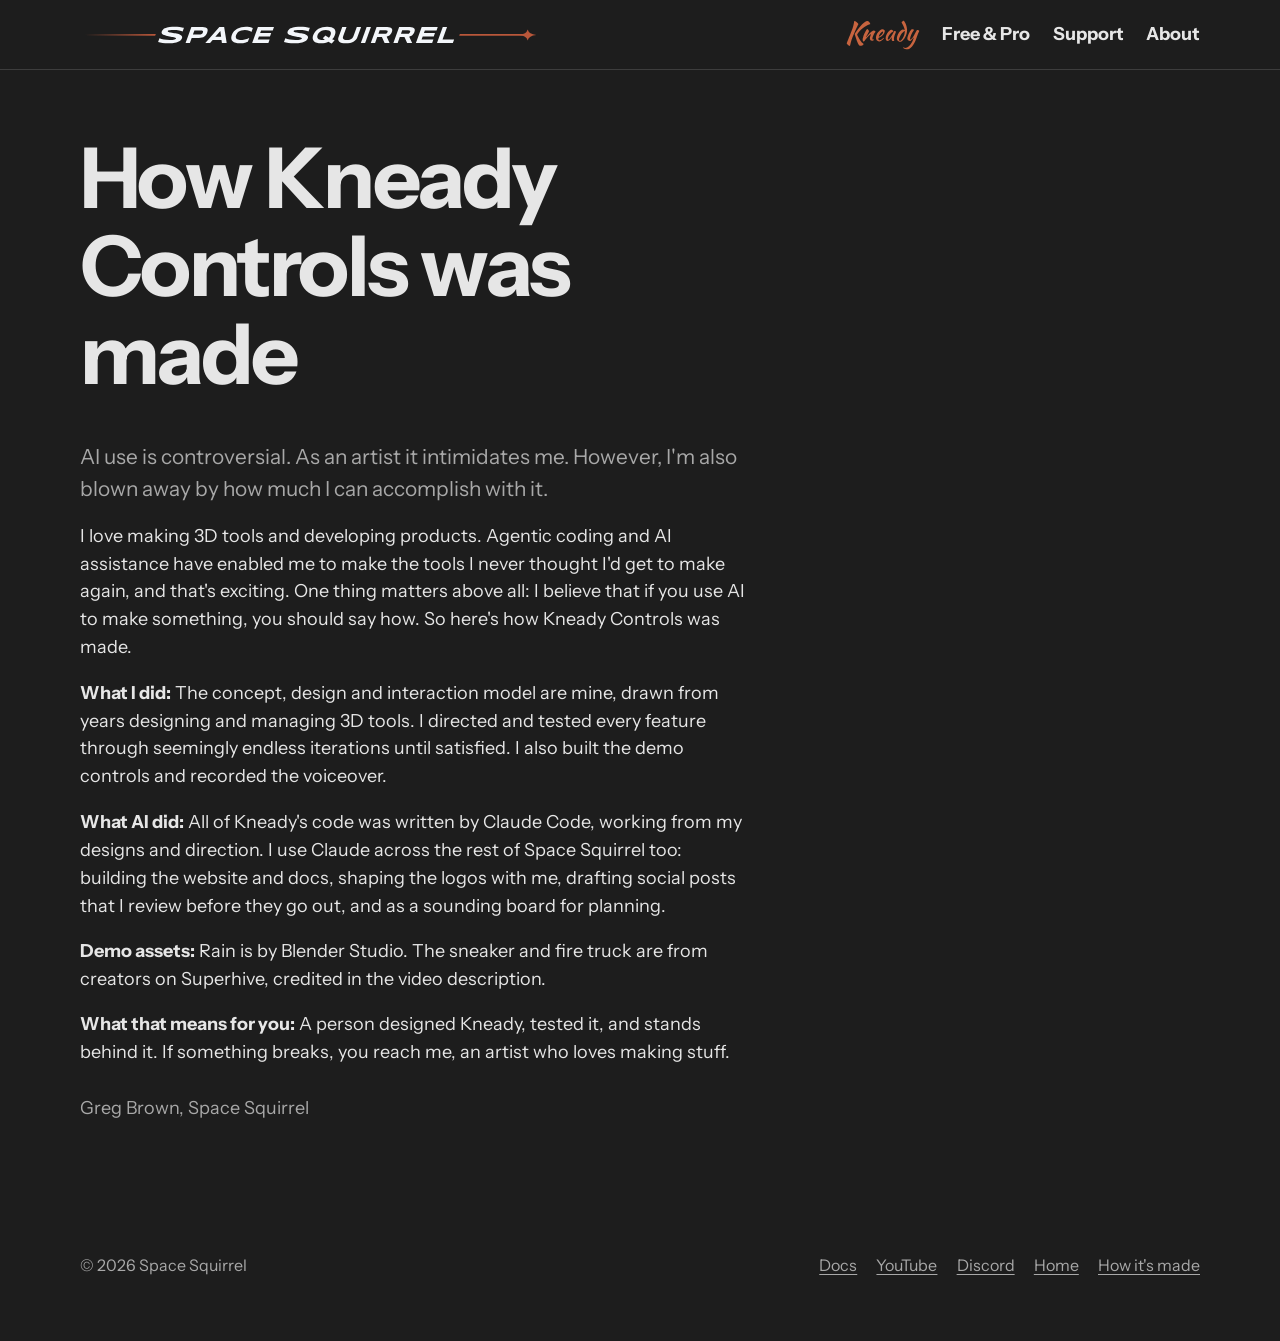
<file: made.html>
<!doctype html>
<html lang="en">
<head>
<meta charset="utf-8">
<meta name="viewport" content="width=device-width, initial-scale=1">
<title>How Kneady was made — Space Squirrel</title>
<meta name="description" content="How Kneady Controls was made, including how AI was used.">
<link rel="icon" href="favicon.svg" type="image/svg+xml">
<link rel="preconnect" href="https://fonts.googleapis.com">
<link rel="preconnect" href="https://fonts.gstatic.com" crossorigin>
<link href="https://fonts.googleapis.com/css2?family=Instrument+Sans:wght@400;500;600;700&display=swap" rel="stylesheet">
<link rel="stylesheet" href="style.css?v=943600">
</head>
<body>
<div class="wrap">
  <header class="site-head">
    <a class="wordmark" href="/"><img src="brand/spacesquirrel_wordmark_white_terra.svg" alt="Space Squirrel" height="30"></a>
    <nav class="site-nav" aria-label="Main">
      <a class="product-link" href="/#kneady"><img src="brand/kneady_wordmark.svg" alt="Kneady Controls" height="30"></a>
      <a href="/#pricing">Free &amp; Pro</a>
      <a href="support.html">Support</a>
      <a href="/#about">About</a>
    </nav>
  </header>

  <main>
    <section class="prose" aria-labelledby="made-title">
      <h1 id="made-title">How Kneady Controls was made</h1>
      <p class="lede">AI use is controversial. As an artist it intimidates me. However, I'm also blown away by how much I can accomplish with it.</p>
      <p>I love making 3D tools and developing products. Agentic coding and AI assistance have enabled me to make the tools I never thought I'd get to make again, and that's exciting. One thing matters above all: I believe that if you use AI to make something, you should say how. So here's how Kneady Controls was made.</p>
      <p><strong>What I did:</strong> The concept, design and interaction model are mine, drawn from years designing and managing 3D tools. I directed and tested every feature through seemingly endless iterations until satisfied. I also built the demo controls and recorded the voiceover.</p>
      <p><strong>What AI did:</strong> All of Kneady's code was written by Claude Code, working from my designs and direction. I use Claude across the rest of Space Squirrel too: building the website and docs, shaping the logos with me, drafting social posts that I review before they go out, and as a sounding board for planning.</p>
      <p><strong>Demo assets:</strong> Rain is by Blender Studio. The sneaker and fire truck are from creators on Superhive, credited in the video description.</p>
      <p><strong>What that means for you:</strong> A person designed Kneady, tested it, and stands behind it. If something breaks, you reach me, an artist who loves making stuff.</p>
      <p class="signoff">Greg Brown, Space Squirrel</p>
    </section>
  </main>

  <footer class="site-foot">
    <span>© 2026 Space Squirrel</span>
    <nav aria-label="Elsewhere">
      <a href="/docs/">Docs</a>
      <a href="#">YouTube</a>
      <a href="https://discord.gg/cDD3acK6bM">Discord</a>
      <a href="/">Home</a>
      <a href="/made.html">How it's made</a>
    </nav>
  </footer>
</div>
</body>
</html>
</file>
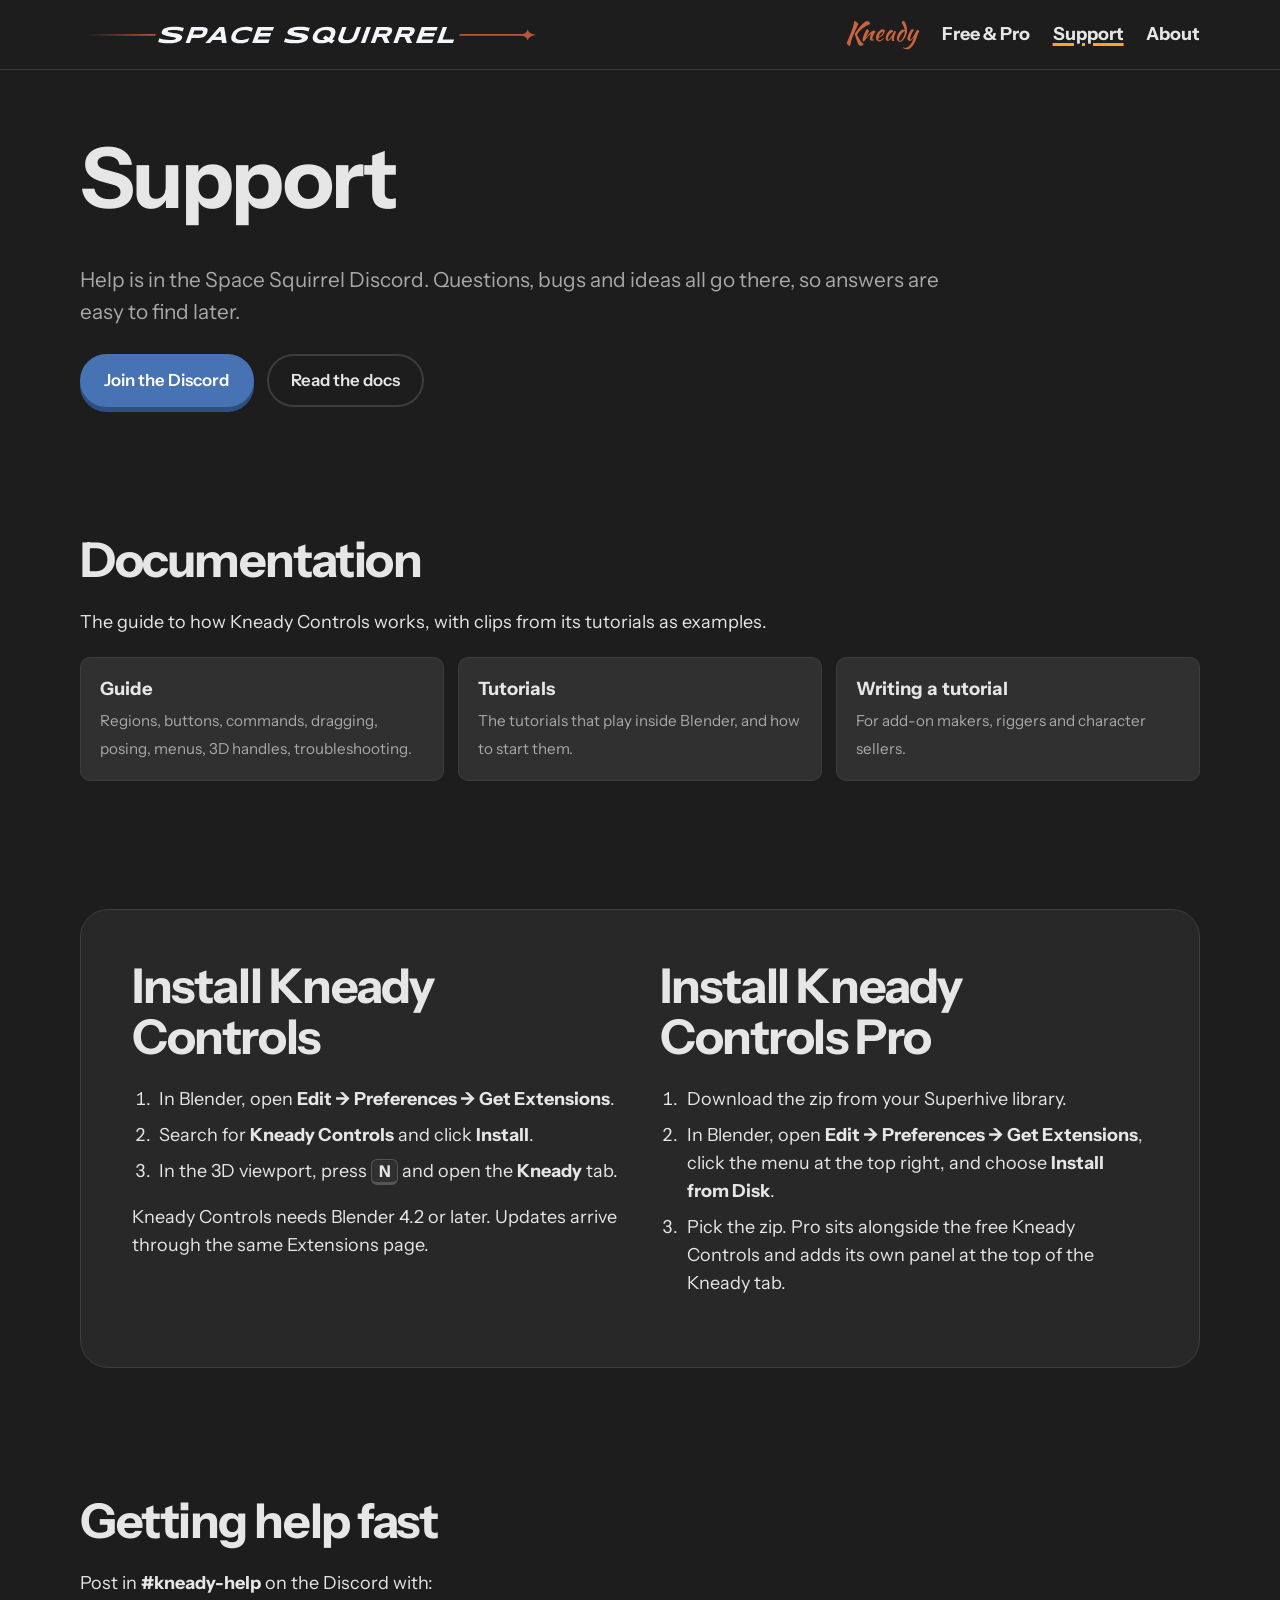
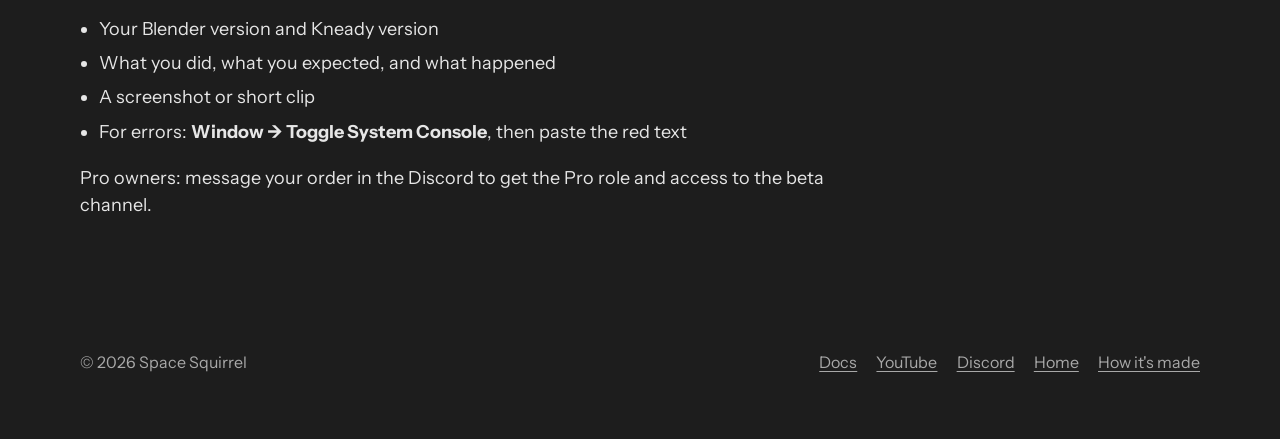
<file: support.html>
<!doctype html>
<html lang="en">
<head>
<meta charset="utf-8">
<meta name="viewport" content="width=device-width, initial-scale=1">
<title>Support — Space Squirrel</title>
<meta name="description" content="Installing Kneady Controls, getting help, and reporting bugs.">
<link rel="icon" href="favicon.svg" type="image/svg+xml">
<link rel="preconnect" href="https://fonts.googleapis.com">
<link rel="preconnect" href="https://fonts.gstatic.com" crossorigin>
<link href="https://fonts.googleapis.com/css2?family=Instrument+Sans:wght@400;500;600;700&display=swap" rel="stylesheet">
<link rel="stylesheet" href="style.css?v=943600">
</head>
<body>
<div class="wrap">
  <header class="site-head">
    <a class="wordmark" href="/"><img src="brand/spacesquirrel_wordmark_white_terra.svg" alt="Space Squirrel" height="30"></a>
    <nav class="site-nav" aria-label="Main">
      <a class="product-link" href="/#kneady"><img src="brand/kneady_wordmark.svg" alt="Kneady Controls" height="30"></a>
      <a href="/#pricing">Free &amp; Pro</a>
      <a href="support.html" aria-current="page">Support</a>
      <a href="/#about">About</a>
    </nav>
  </header>

  <main>
    <section aria-labelledby="support-title">
      <h1 id="support-title">Support</h1>
      <p class="lede">Help is in the Space Squirrel Discord. Questions, bugs and ideas all go there, so answers are easy to find later.</p>
      <div class="actions"><a class="btn btn-main" href="https://discord.gg/cDD3acK6bM">Join the Discord</a><a class="btn btn-quiet" href="/docs/">Read the docs</a></div>
    </section>

    <section aria-labelledby="docs-title">
      <h2 id="docs-title">Documentation</h2>
      <p>The guide to how Kneady Controls works, with clips from its tutorials as examples.</p>
      <ul class="doc-links">
        <li><a href="/docs/guide/"><strong>Guide</strong><span>Regions, buttons, commands, dragging, posing, menus, 3D handles, troubleshooting.</span></a></li>
        <li><a href="/docs/#tutorials"><strong>Tutorials</strong><span>The tutorials that play inside Blender, and how to start them.</span></a></li>
        <li><a href="/docs/writing-a-tutorial/"><strong>Writing a tutorial</strong><span>For add-on makers, riggers and character sellers.</span></a></li>
      </ul>
    </section>

    <section aria-labelledby="install-title">
      <div class="band split">
        <div>
          <h2 id="install-title">Install Kneady Controls</h2>
          <ol class="steps">
            <li>In Blender, open <strong>Edit → Preferences → Get Extensions</strong>.</li>
            <li>Search for <strong>Kneady Controls</strong> and click <strong>Install</strong>.</li>
            <li>In the 3D viewport, press <kbd>N</kbd> and open the <strong>Kneady</strong> tab.</li>
          </ol>
          <p>Kneady Controls needs Blender 4.2 or later. Updates arrive through the same Extensions page.</p>
        </div>
        <div>
          <h2>Install Kneady Controls Pro</h2>
          <ol class="steps">
            <li>Download the zip from your Superhive library.</li>
            <li>In Blender, open <strong>Edit → Preferences → Get Extensions</strong>, click the menu at the top right, and choose <strong>Install from Disk</strong>.</li>
            <li>Pick the zip. Pro sits alongside the free Kneady Controls and adds its own panel at the top of the Kneady tab.</li>
          </ol>
        </div>
      </div>
    </section>

    <section aria-labelledby="ask-title">
      <h2 id="ask-title">Getting help fast</h2>
      <p>Post in <strong>#kneady-help</strong> on the Discord with:</p>
      <ul class="checklist">
        <li>Your Blender version and Kneady version</li>
        <li>What you did, what you expected, and what happened</li>
        <li>A screenshot or short clip</li>
        <li>For errors: <strong>Window → Toggle System Console</strong>, then paste the red text</li>
      </ul>
      <p>Pro owners: message your order in the Discord to get the Pro role and access to the beta channel.</p>
    </section>
  </main>

  <footer class="site-foot">
    <span>© 2026 Space Squirrel</span>
    <nav aria-label="Elsewhere">
      <a href="/docs/">Docs</a>
      <a href="#">YouTube</a>
      <a href="https://discord.gg/cDD3acK6bM">Discord</a>
      <a href="/">Home</a>
      <a href="/made.html">How it's made</a>
    </nav>
  </footer>
</div>
</body>
</html>
</file>
<file: style.css>
:root{
  --sky:#1D1D1D; --sky-deep:#3A3A3A; --paper:#282828; --raised:#303030; --line:#3D3D3D;
  --ink:#E6E6E6; --ink-soft:#A8A8A8;
  --clay:#4772B3; --clay-dark:#2E4F82; --acorn:#FFA032; --blush:#E98A6B;
  --radius-lg:28px; --radius-sm:10px;
  --measure:62ch;
  --display:"Instrument Sans", "Helvetica Neue", Helvetica, Arial, sans-serif;
  --body:"Instrument Sans", "Helvetica Neue", Helvetica, Arial, sans-serif;
}
*{box-sizing:border-box}
html{scroll-behavior:smooth}
@media (prefers-reduced-motion:reduce){html{scroll-behavior:auto}}
body{margin:0;background:var(--sky);color:var(--ink);font:400 1.125rem/1.55 var(--body);-webkit-font-smoothing:antialiased}
img,iframe{max-width:100%;display:block}
a{color:#7FA6E0;text-underline-offset:.18em}
a:hover{color:var(--ink)}
:focus-visible{outline:3px solid var(--acorn);outline-offset:3px;border-radius:6px}
.wrap{width:min(1120px,100% - 2rem);margin-inline:auto}

/* header: it stays at the top as the page scrolls, so Support is always there.
   On a phone or tablet the wordmark scrolls away and the row of links stays (top < 0).
   --head-stuck is the height left on screen, which anchors scroll clear of.
   The border-image paints the bar's background out to both edges of the window
   without widening the page; a line under it fades in once the page scrolls. */
:root{--head-stuck:4.375rem}
html{scroll-padding-top:calc(var(--head-stuck) + .5rem)}
@property --head-edge{syntax:"<color>";inherits:false;initial-value:#3D3D3D}
.site-head{position:sticky;top:0;z-index:20;--head-edge:var(--line);border-image:linear-gradient(to top,var(--head-edge) 1px,var(--sky) 1px) fill 0//0 100vmax;display:flex;align-items:center;justify-content:space-between;gap:1rem;padding:1.25rem 0}
@supports (animation-timeline:scroll()){
  .site-head{animation:head-edge linear both;animation-timeline:scroll();animation-range:0 3rem}
  @keyframes head-edge{from{--head-edge:var(--sky)}}
}
.wordmark{font:800 1.5rem/1 var(--display);letter-spacing:-.02em;color:var(--ink);text-decoration:none;display:flex;align-items:center;gap:.55rem}
.wordmark img{height:30px;width:auto;display:block}
.site-nav{display:flex;gap:1.4rem;flex-wrap:wrap}
@media (max-width:860px){
  :root{--head-stuck:3.4rem;--mark-w:min(100vw - 2rem,340px)}
  .site-head{flex-direction:column;align-items:flex-start;gap:.9rem;padding:1.25rem 0 .75rem;top:calc(-1.4rem - var(--mark-w) * 127 / 1933)}
  .wordmark img{width:var(--mark-w);height:calc(var(--mark-w) * 127 / 1933)}
  .site-nav{gap:.35rem 1rem;font-size:1rem}
}
@media (max-width:360px){.site-nav{gap:.35rem .6rem}.site-head .site-nav .product-link img{height:26px}}
.site-nav a{color:var(--ink);text-decoration:none;font-weight:700}
.site-nav a:hover,.site-nav a[aria-current]{text-decoration:underline;text-decoration-thickness:3px;text-decoration-color:var(--acorn)}

/* type */
h1,h2,h3{font-family:var(--display);line-height:1.05;letter-spacing:-.03em;margin:0 0 .5em}
h1{font-size:clamp(2.75rem,7vw,5.25rem);font-weight:700}
h2{font-size:clamp(2rem,4vw,3rem);font-weight:700}
h3{font-size:1.4rem;font-weight:700;letter-spacing:-.01em}
p{margin:0 0 1em;max-width:var(--measure)}
.lede{font-size:1.3rem;color:var(--ink-soft)}

/* buttons */
.actions{display:flex;flex-wrap:wrap;gap:.8rem;margin-top:1.6rem}
.btn{display:inline-block;font:600 1.05rem/1 var(--body);padding:1rem 1.4rem;border-radius:999px;text-decoration:none;border:2px solid var(--line)}
.btn-main{background:var(--clay);color:#fff;border-color:var(--clay);box-shadow:0 5px 0 var(--clay-dark)}
.btn-main:hover{color:#fff;transform:translateY(2px);box-shadow:0 3px 0 var(--clay-dark)}
.btn-quiet{color:var(--ink);background:transparent}
.btn-quiet:hover{background:var(--raised);border-color:#555}
@media (prefers-reduced-motion:reduce){.btn-main:hover{transform:none}}

/* hero */
.hero{display:grid;grid-template-columns:1.05fr 1fr;align-items:center;gap:2rem;padding:3rem 0 4.5rem}
.hero p.lede{max-width:44ch}
.clay-stage{position:relative;aspect-ratio:1/1;max-width:520px;width:100%;justify-self:center;touch-action:none;border-radius:var(--radius-lg)}
.clay-stage svg{width:100%;height:100%;overflow:visible}
.clay-stage #clay{transition:stroke .15s,stroke-width .15s;cursor:grab}
.clay-stage.is-active #clay{stroke:#4772B3;stroke-width:7}
.clay-stage.is-dragging #clay{cursor:grabbing}
.clay-stage[data-axis="x"] #clay{cursor:ew-resize}
.clay-stage[data-axis="y"] #clay{cursor:ns-resize}
#clayButton{opacity:0;transform-box:fill-box;transform-origin:center;transition:opacity .15s;cursor:pointer;pointer-events:none}
.clay-stage.is-active #clayButton{opacity:1;pointer-events:auto}
#clayButton:hover circle{fill:#fff;stroke:#4772B3}
.clay-hint{position:absolute;left:50%;bottom:0;transform:translateX(-50%);font:600 .95rem/1.3 var(--body);color:var(--ink-soft);background:var(--raised);padding:.5rem .9rem;border-radius:999px;pointer-events:none;text-align:center;width:max-content;max-width:92%}
#clayPalette .ring-btn{transform:translate(0,0) scale(.3);opacity:0;pointer-events:none;transition:transform .18s ease-out,opacity .14s;cursor:pointer}
.clay-stage.palette-open #clayPalette .ring-btn{transform:translate(var(--tx),var(--ty)) scale(1);opacity:1;pointer-events:auto}
#clayPalette .ring-btn circle{fill:#E6E6E6;stroke:#141414;stroke-width:3.5}
#clayPalette .ring-btn path{fill:#B9573A}
#clayPalette .ring-btn:hover circle{fill:#fff;stroke:#4772B3}
#clayPalette .ring-btn.current circle{stroke:#4772B3;stroke-width:5}
.clay-stage.palette-open #clayButton circle{stroke:#4772B3}
@media (prefers-reduced-motion:reduce){.clay-stage #clay,#clayButton,#clayPalette .ring-btn{transition:none}}
@media (max-width:820px){.hero{grid-template-columns:1fr;padding-top:1.5rem}.clay-stage{max-width:380px}}

/* sections */
section{padding:4rem 0}
.band{background:var(--paper);border:1px solid var(--line);border-radius:var(--radius-lg);padding:clamp(1.5rem,4vw,3.5rem)}
.video{aspect-ratio:16/9;width:100%;border:0;border-radius:var(--radius-sm);background:#141414}
.does{display:grid;grid-template-columns:repeat(3,1fr);gap:2rem;margin-top:2.5rem}
.does p{font-size:1.05rem;color:var(--ink-soft)}
.does h3::before{content:"";display:block;width:2.2rem;height:.45rem;border-radius:99px;background:var(--acorn);margin-bottom:.8rem}
@media (max-width:820px){.does{grid-template-columns:1fr;gap:1.2rem}}

.split{display:grid;grid-template-columns:1fr 1fr;gap:2.5rem;align-items:start}
@media (max-width:820px){.split{grid-template-columns:1fr}}

/* free vs pro */
.tiers{display:grid;grid-template-columns:1fr 1fr;gap:1.25rem;margin-top:2rem}
.tier{border:2px solid var(--line);border-radius:var(--radius-lg);padding:1.75rem;background:var(--paper);display:flex;flex-direction:column;align-items:flex-start}
.tier .btn{margin-top:auto}
.tier-pro{background:#232A36;border-color:var(--clay)}
.tier-pro a{color:var(--acorn)}
.tier h3{font-size:2rem;margin-bottom:.2em}
.tier .price{font-weight:700;margin-bottom:1rem}
.tier ul{margin:0 0 1.25rem;padding-left:1.1rem}
.tier li{margin:.35rem 0}
.tier-pro .btn-main{background:var(--acorn);border-color:var(--acorn);color:#1D1D1D;box-shadow:0 5px 0 #B86E14}
.tier-pro .btn-main:hover{color:#1D1D1D;box-shadow:0 3px 0 #B86E14}
.fineprint{font-size:.95rem;color:var(--ink-soft);margin-top:1rem}
@media (max-width:820px){.tiers{grid-template-columns:1fr}}

/* about */
.about{max-width:44rem}
.portrait{width:120px;height:120px;border-radius:50%;background:var(--sky-deep);display:grid;place-items:center;font:700 2.6rem/1 var(--display);color:var(--ink)}

/* signup */
.signup form{display:flex;flex-wrap:wrap;gap:.75rem;margin-top:1.25rem}
.signup label{position:absolute;left:-9999px}
.signup input[type=email]{flex:1 1 260px;font:inherit;padding:.95rem 1.2rem;border-radius:999px;border:2px solid var(--line);background:#161616;color:var(--ink)}
.signup input[type=email]::placeholder{color:#777}
.signup button{cursor:pointer}

/* support page */
.checklist{padding-left:1.2rem}
.checklist li{margin:.4rem 0}
.steps{padding-left:1.4rem}
.steps li{margin:.5rem 0;padding-left:.3rem}
kbd{font:700 .9em var(--body);background:var(--raised);border:1px solid #555;border-bottom-width:3px;border-radius:6px;padding:.05em .4em}

/* footer */
.site-foot{padding:3rem 0 4rem;display:flex;flex-wrap:wrap;justify-content:space-between;gap:1rem;color:var(--ink-soft);font-size:1rem}
.site-foot nav{display:flex;gap:1.2rem;flex-wrap:wrap}
.site-foot a{color:var(--ink-soft)}
.about-links a{color:var(--ink);text-underline-offset:3px}.about-links a:hover{color:#fff}
.product-logo{display:block;width:min(100%,340px);height:auto;margin:0 0 1.75rem}
.site-nav{align-items:center}
.site-nav .product-link img{display:block;height:30px;width:auto;transition:transform .15s}
.site-nav .product-link:hover{text-decoration:none}
.site-nav .product-link:hover img{transform:translateY(-1px) rotate(-2deg)}

/* docs (made by tools/build_docs.py) */
.skip{position:absolute;left:-9999px;top:0;background:var(--acorn);color:#1D1D1D;padding:.6rem 1rem;border-radius:0 0 var(--radius-sm) 0;font-weight:700;z-index:30}
.skip:focus{left:0}
.crumbs{font-size:.95rem;color:var(--ink-soft);padding:.25rem 0 0}
.crumbs a{color:var(--ink-soft)}
.crumbs [aria-current]{color:var(--ink)}
.docs main{padding-bottom:2rem}
.doc-head{padding:2.5rem 0 1.5rem;max-width:52rem}
.docs h1{font-size:clamp(2.3rem,5.5vw,3.75rem)}
.docs .lede{max-width:52ch}
.kicker{font:700 .8rem/1.2 var(--body);letter-spacing:.08em;text-transform:uppercase;color:var(--acorn);margin:0 0 .6rem}
.edition,.in-blender{font-size:1rem;color:var(--ink-soft)}
.badge-pro{display:inline-block;font:700 .72rem/1 var(--body);letter-spacing:.06em;text-transform:uppercase;color:#1D1D1D;background:var(--acorn);border-radius:999px;padding:.3em .6em;vertical-align:.12em}
.pro-only{border-left:3px solid var(--acorn);padding-left:.9rem}

/* docs index */
.doc-index{display:grid;gap:2.5rem}
.doc-index h2{font-size:clamp(1.6rem,3vw,2.2rem)}
.doc-index h2 a{color:var(--ink);text-decoration-color:var(--acorn);text-decoration-thickness:3px}
.guide-list{columns:2 16rem;gap:2rem;padding-left:1.4rem;margin:0}
.guide-list li{margin:0 0 .45rem;break-inside:avoid}
.tut-list{list-style:none;margin:1.25rem 0 0;padding:0;display:grid;grid-template-columns:repeat(auto-fill,minmax(min(100%,21rem),1fr));gap:.9rem}
.tut-list li{display:grid;grid-template-columns:auto 1fr;column-gap:.9rem;height:100%;padding:1.1rem 1.2rem;background:var(--paper);border:1px solid var(--line);border-radius:var(--radius-sm);color:var(--ink);text-decoration:none}
.tut-list .num{grid-row:span 2;font:700 1.5rem/1 var(--display);color:var(--acorn);min-width:1.6ch}
.tut-list .t-title{font-weight:700}
.tut-list .t-sum{font-size:.95rem;color:var(--ink-soft);margin-top:.2rem}

/* guide and writing pages */
.doc-layout{display:grid;grid-template-columns:15rem minmax(0,1fr);gap:3rem;align-items:start}
.toc{position:sticky;top:calc(var(--head-stuck) + 1rem);max-height:calc(100vh - var(--head-stuck) - 2rem);overflow:auto;font-size:.92rem;padding-right:.5rem}
.toc ol{list-style:none;margin:0;padding:0}
.toc ol ol{padding-left:.9rem;margin:.2rem 0 .4rem}
.toc li{margin:.25rem 0}
.toc a{color:var(--ink-soft);text-decoration:none}
.toc a:hover{color:var(--ink);text-decoration:underline}
@media (max-width:900px){.doc-layout{grid-template-columns:minmax(0,1fr)}.toc{display:none}}
.prose{max-width:46rem}
.prose h2{font-size:clamp(1.7rem,3vw,2.2rem);margin-top:3rem;padding-top:1rem;border-top:1px solid var(--line);scroll-margin-top:1rem}
.prose h3{margin-top:2rem;scroll-margin-top:1rem}
.prose ul,.prose ol{padding-left:1.3rem}
.prose li{margin:.35rem 0}
.prose li>ul,.prose li>ol{margin:.35rem 0}
.prose code{font:500 .88em ui-monospace,SFMono-Regular,Menlo,Consolas,monospace;background:var(--raised);border:1px solid var(--line);border-radius:5px;padding:.08em .35em;overflow-wrap:anywhere}
.prose pre{margin:0;padding:1rem 1.2rem;background:#161616;font-size:.9rem;line-height:1.5}
.prose pre code{background:none;border:0;padding:0;overflow-wrap:normal}
.scroll-x{overflow-x:auto;margin:1.2rem 0;border:1px solid var(--line);border-radius:var(--radius-sm)}
.prose table{border-collapse:collapse;width:100%;font-size:.95rem}
.prose th,.prose td{text-align:left;vertical-align:top;padding:.6rem .8rem;border-bottom:1px solid var(--line)}
.prose th{background:var(--raised)}
.prose tr:last-child td{border-bottom:0}
.prose img{border-radius:var(--radius-sm);margin:1rem 0}

/* clips */
.doc-clips{margin:1.4rem 0 1.8rem;padding:1rem 1rem .4rem;background:var(--paper);border:1px solid var(--line);border-radius:var(--radius-sm)}
.clip-row{display:flex;gap:1rem;overflow-x:auto;padding-bottom:.6rem;scroll-snap-type:x proximity}
.clip{margin:0;flex:0 0 auto;width:min(13.5rem,62vw);scroll-snap-align:start}
.clip-video{display:block;width:100%;height:auto;aspect-ratio:9/16;background:#141414;border-radius:8px;border:1px solid var(--line)}
.clip figcaption{font-size:.88rem;line-height:1.35;color:var(--ink-soft);margin-top:.45rem}
.clip figcaption a{display:block;font-weight:600}
.clip figcaption span{display:block}
.clip.missing .clip-video{display:grid;place-items:center;padding:1rem;text-align:center;font-size:.9rem;color:var(--ink-soft)}

/* support page: docs links */
.doc-links{list-style:none;padding:0;margin:1.2rem 0 0;display:grid;grid-template-columns:repeat(auto-fit,minmax(min(100%,15rem),1fr));gap:.9rem}
.doc-links a{display:block;height:100%;padding:1.1rem 1.2rem;background:var(--raised);border:1px solid var(--line);border-radius:var(--radius-sm);color:var(--ink);text-decoration:none}
.doc-links a:hover{border-color:var(--clay)}
.doc-links strong{display:block;font-size:1.15rem;margin-bottom:.2rem}
.doc-links span{font-size:.95rem;color:var(--ink-soft)}
.about-links{display:flex;flex-wrap:wrap;gap:.5rem 1.5rem}
.prose{max-width:42rem}
.prose p{margin:0 0 1.1rem}
.prose .signoff{color:var(--ink-soft);margin-top:1.75rem}
</file>
